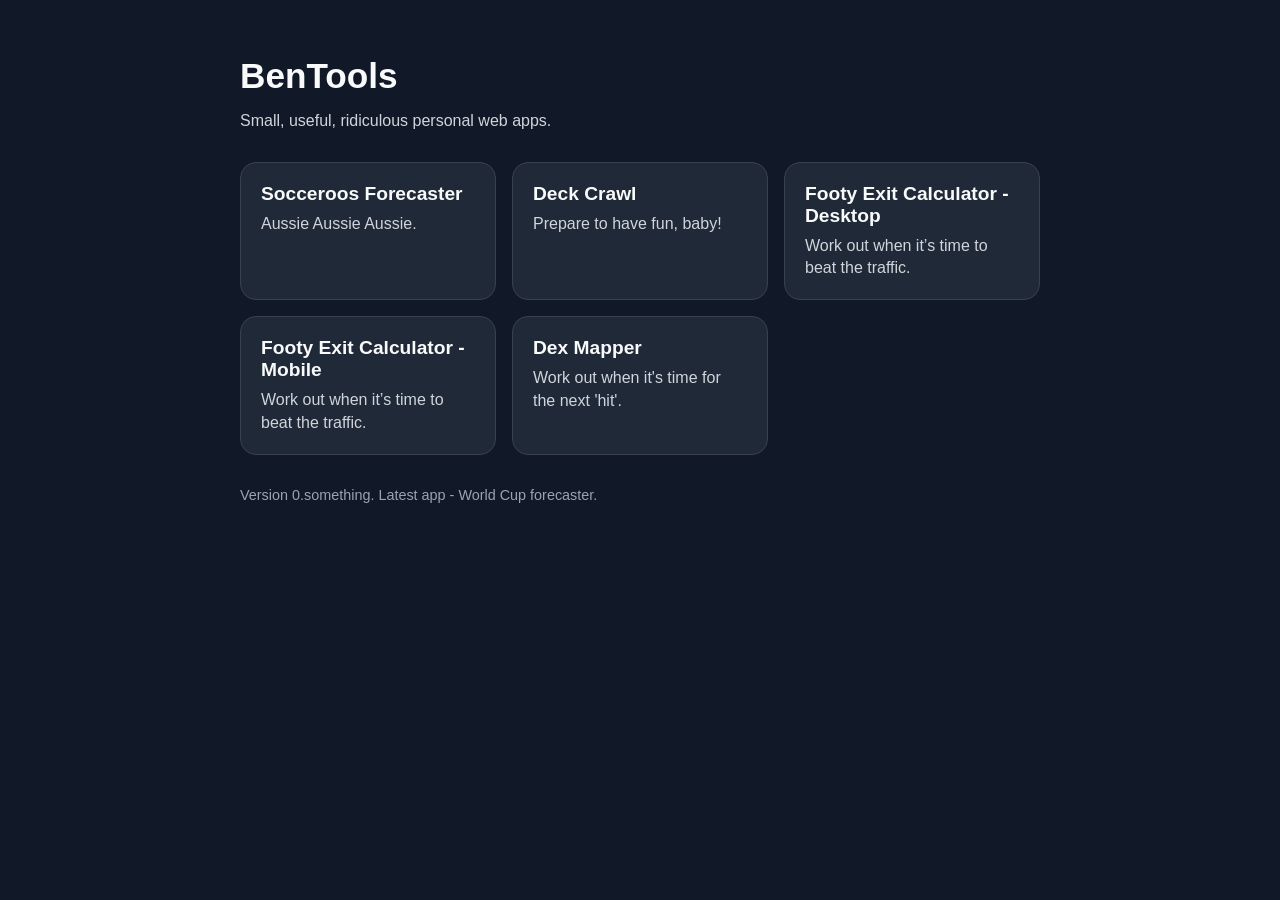
<file: index.html>
<!DOCTYPE html>
<html lang="en-AU">
<head>
  <meta charset="UTF-8">
  <meta name="viewport" content="width=device-width, initial-scale=1.0">
  <title>BenTools</title>
  <style>
    body {
      font-family: Arial, sans-serif;
      margin: 0;
      min-height: 100vh;
      background: #111827;
      color: #f9fafb;
      display: flex;
      justify-content: center;
      align-items: flex-start;
    }

    .container {
      width: 100%;
      max-width: 800px;
      padding: 32px 20px;
    }

    h1 {
      margin-bottom: 8px;
      font-size: 2.2rem;
    }

    .subtitle {
      color: #d1d5db;
      margin-bottom: 32px;
    }

    .app-grid {
      display: grid;
      grid-template-columns: repeat(auto-fit, minmax(220px, 1fr));
      gap: 16px;
    }

    .app-card {
      display: block;
      padding: 20px;
      border-radius: 16px;
      background: #1f2937;
      color: #f9fafb;
      text-decoration: none;
      border: 1px solid #374151;
      transition: transform 0.15s ease, background 0.15s ease;
    }

    .app-card:hover {
      transform: translateY(-2px);
      background: #273449;
    }

    .app-card h2 {
      margin: 0 0 8px 0;
      font-size: 1.2rem;
    }

    .app-card p {
      margin: 0;
      color: #d1d5db;
      line-height: 1.4;
    }

    .footer {
      margin-top: 32px;
      color: #9ca3af;
      font-size: 0.9rem;
    }
  </style>
</head>
<body>
  <main class="container">
    <h1>BenTools</h1>
    <p class="subtitle">Small, useful, ridiculous personal web apps.</p>

    <section class="app-grid">
      <a class="app-card" href="apps/socceroos-world-cup-2026/index.html">
        <h2>Socceroos Forecaster</h2>
        <p>Aussie Aussie Aussie.</p>
      </a>
      <a class="app-card" href="apps/deck-crawl-v1/index.html">
        <h2>Deck Crawl</h2>
        <p>Prepare to have fun, baby!</p>
      </a>
      <a class="app-card" href="apps/footy-exit-calculator.html">
        <h2>Footy Exit Calculator - Desktop</h2>
        <p>Work out when it’s time to beat the traffic.</p>
      </a>
      <a class="app-card" href="apps/footy-exit-calculator-mobile.html">
        <h2>Footy Exit Calculator - Mobile</h2>
        <p>Work out when it’s time to beat the traffic.</p>
      </a>
      <a class="app-card" href="apps/dex-mapper.html">
        <h2>Dex Mapper</h2>
        <p>Work out when it's time for the next 'hit'.</p>
      </a>    </section>

    <p class="footer">Version 0.something. Latest app - World Cup forecaster.</p>
  </main>
</body>
</html>
</file>
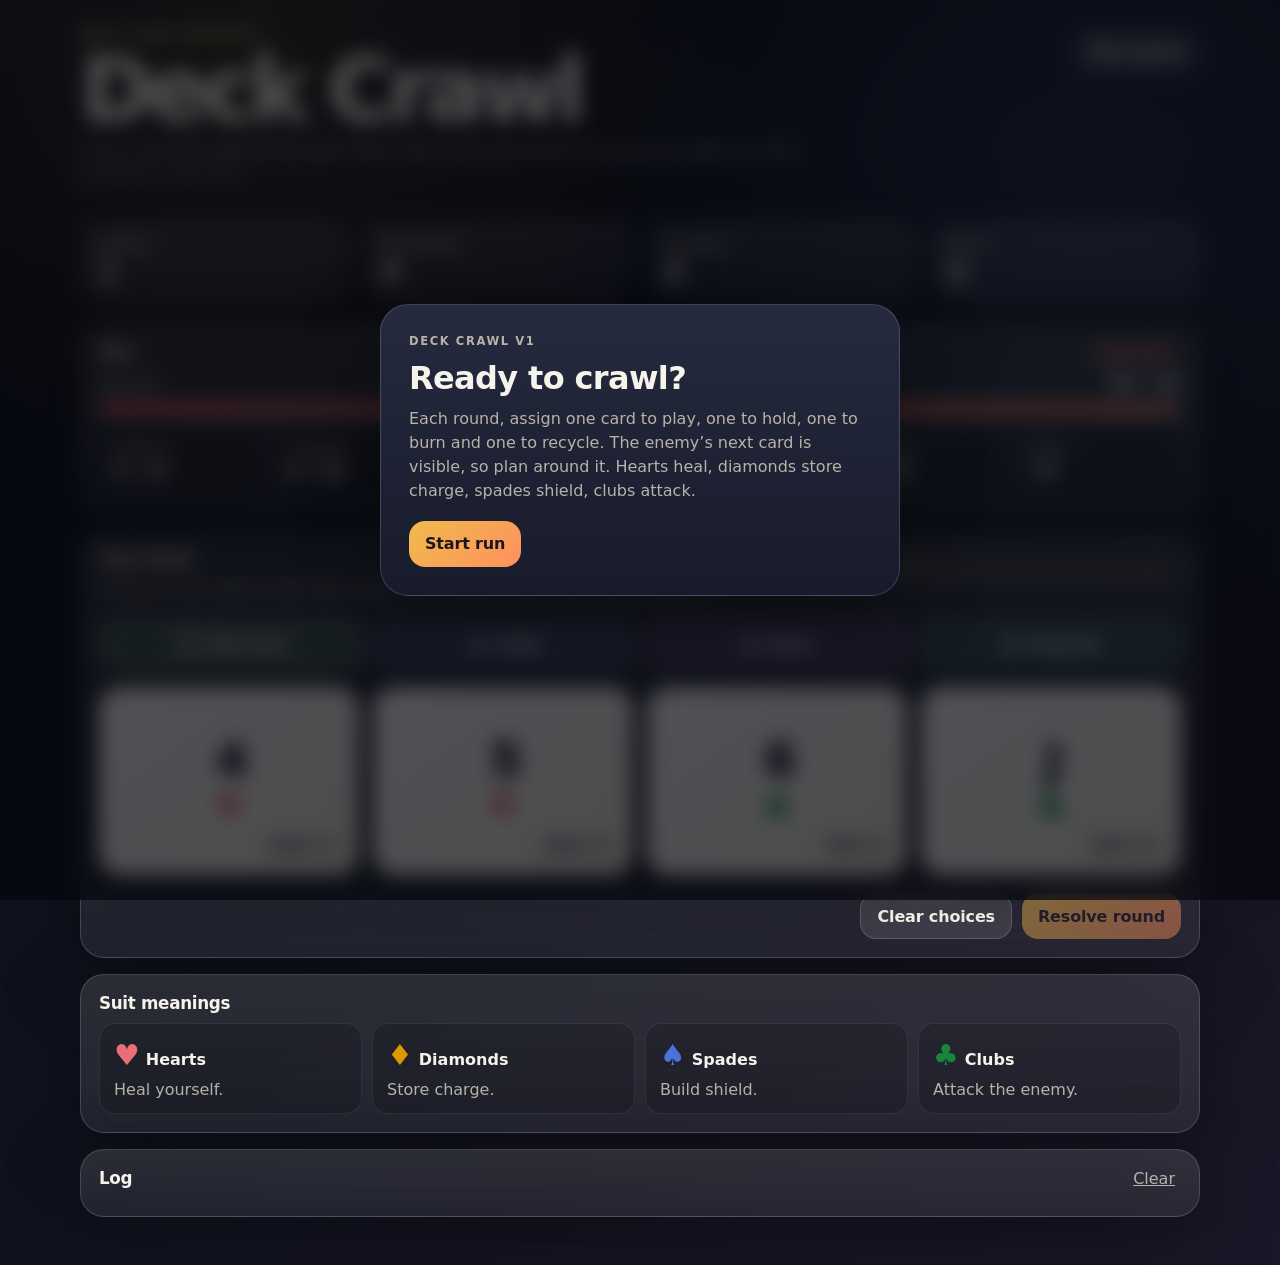
<file: apps/deck-crawl-v1/index.html>
<!DOCTYPE html>
<html lang="en-AU">
<head>
  <meta charset="UTF-8" />
  <meta name="viewport" content="width=device-width, initial-scale=1.0" />
  <title>Deck Crawl</title>
  <link rel="stylesheet" href="styles.css" />
</head>
<body>
  <main class="app-shell">
    <header class="hero">
      <div>
        <p class="eyebrow">Ben’s Shed presents</p>
        <h1>Deck Crawl</h1>
        <p class="subtitle">A tiny card duel against the deck. Play, hold, burn and recycle your way through as many enemies as you can.</p>
      </div>
      <button id="newGameTop" class="button secondary">New game</button>
    </header>

    <section class="score-strip" aria-label="Game progress">
      <div class="score-card">
        <span class="label">Enemy</span>
        <strong id="wave">1</strong>
      </div>
      <div class="score-card">
        <span class="label">Defeated</span>
        <strong id="defeated">0</strong>
      </div>
      <div class="score-card">
        <span class="label">Rounds</span>
        <strong id="rounds">0</strong>
      </div>
      <div class="score-card">
        <span class="label">Best</span>
        <strong id="best">0</strong>
      </div>
    </section>

    <section class="combatants" aria-label="Combatants">
      <article class="panel player-panel">
        <div class="panel-title-row">
          <h2>You</h2>
          <span class="pill">choices</span>
        </div>
        <div class="stat-row">
          <span>Health</span>
          <strong id="playerHealthText">30 / 30</strong>
        </div>
        <div class="bar"><div id="playerHealthBar" class="bar-fill health"></div></div>
        <div class="mini-stats">
          <div><span>Shield</span><strong id="playerShield">0</strong></div>
          <div><span>Charge</span><strong id="playerCharge">0</strong></div>
          <div><span>Deck</span><strong id="playerDeckCount">52</strong></div>
        </div>
      </article>

      <article class="panel enemy-panel">
        <div class="panel-title-row">
          <h2 id="enemyName">Enemy 1</h2>
          <span class="pill danger">pressure</span>
        </div>
        <div class="stat-row">
          <span>Health</span>
          <strong id="enemyHealthText">40 / 40</strong>
        </div>
        <div class="bar"><div id="enemyHealthBar" class="bar-fill enemy"></div></div>
        <div class="mini-stats">
          <div><span>Shield</span><strong id="enemyShield">0</strong></div>
          <div><span>Charge</span><strong id="enemyCharge">0</strong></div>
          <div><span>Next</span><strong id="enemyLast">—</strong></div>
        </div>
      </article>
    </section>

    <section class="table panel" aria-label="Current hand">
      <div class="panel-title-row table-title-row">
        <div>
          <h2>Your hand</h2>
          <p id="turnHint" class="hint">Assign each card once: play, hold, burn and recycle.</p>
        </div>
        <label class="boost-toggle" id="boostWrap">
          <input id="boostToggle" type="checkbox" />
          <span>Boost played card with all charge</span>
        </label>
      </div>

      <div class="actions choice-slots" aria-label="Choose what each card will do">
        <button class="action-button play" data-action="play"><span>1</span>Play now</button>
        <button class="action-button hold" data-action="hold"><span>2</span>Hold</button>
        <button class="action-button burn" data-action="burn"><span>3</span>Burn</button>
        <button class="action-button recycle" data-action="recycle"><span>4</span>Recycle</button>
      </div>

      <div id="cards" class="cards" aria-live="polite"></div>

      <div class="turn-controls">
        <button id="undo" class="button secondary">Clear choices</button>
        <button id="resolve" class="button primary" disabled>Resolve round</button>
      </div>
    </section>

    <section class="panel reference" aria-label="Rules reference">
      <h2>Suit meanings</h2>
      <div class="suit-grid">
        <div><span class="suit hearts">♥</span><strong>Hearts</strong><p>Heal yourself.</p></div>
        <div><span class="suit diamonds">♦</span><strong>Diamonds</strong><p>Store charge.</p></div>
        <div><span class="suit spades">♠</span><strong>Spades</strong><p>Build shield.</p></div>
        <div><span class="suit clubs">♣</span><strong>Clubs</strong><p>Attack the enemy.</p></div>
      </div>
    </section>

    <section class="panel log-panel" aria-label="Game log">
      <div class="panel-title-row">
        <h2>Log</h2>
        <button id="clearLog" class="text-button">Clear</button>
      </div>
      <ol id="log" class="log"></ol>
    </section>
  </main>

  <div id="modal" class="modal hidden" role="dialog" aria-modal="true" aria-labelledby="modalTitle">
    <div class="modal-card">
      <p id="modalKicker" class="eyebrow">Deck Crawl</p>
      <h2 id="modalTitle">Ready?</h2>
      <p id="modalText">Make your choices and survive the deck.</p>
      <div class="modal-actions">
        <button id="modalPrimary" class="button primary">Start</button>
        <button id="modalSecondary" class="button secondary hidden">Restart</button>
      </div>
    </div>
  </div>

  <script src="script.js"></script>
</body>
</html>
</file>
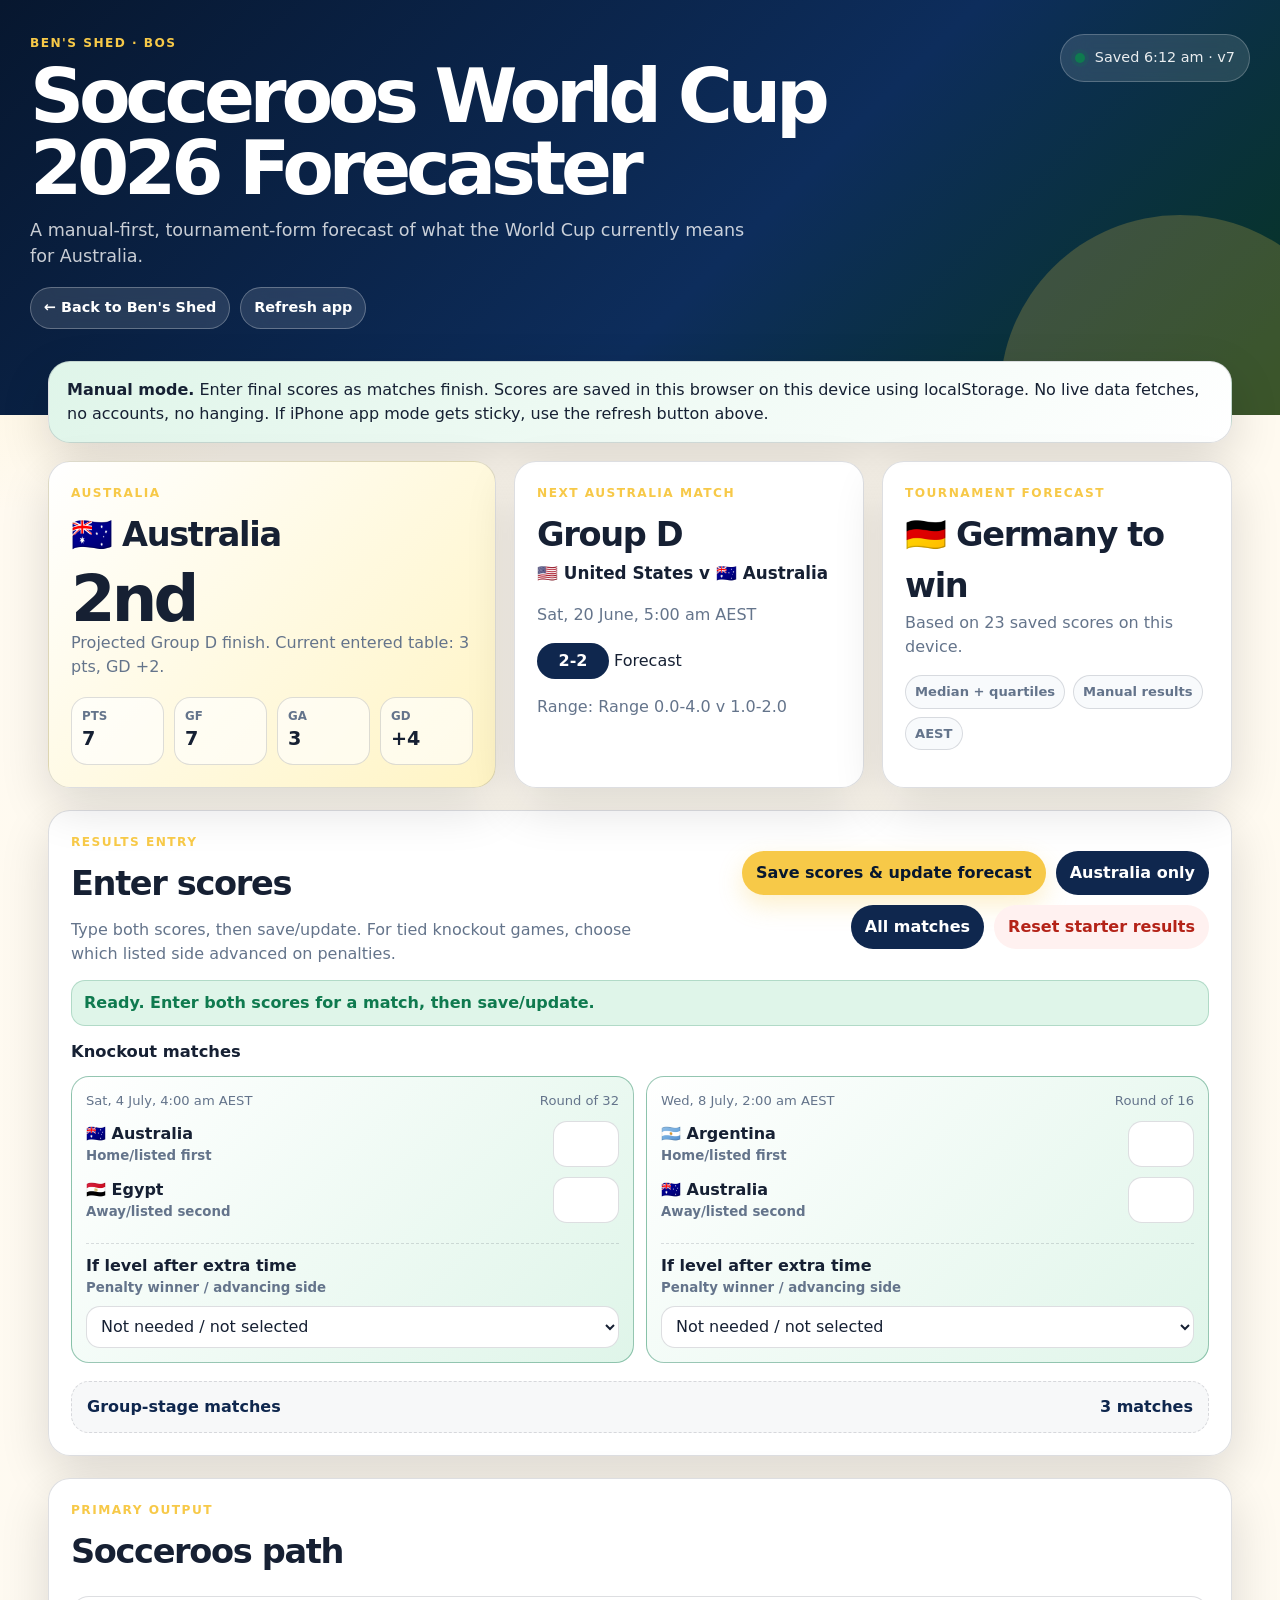
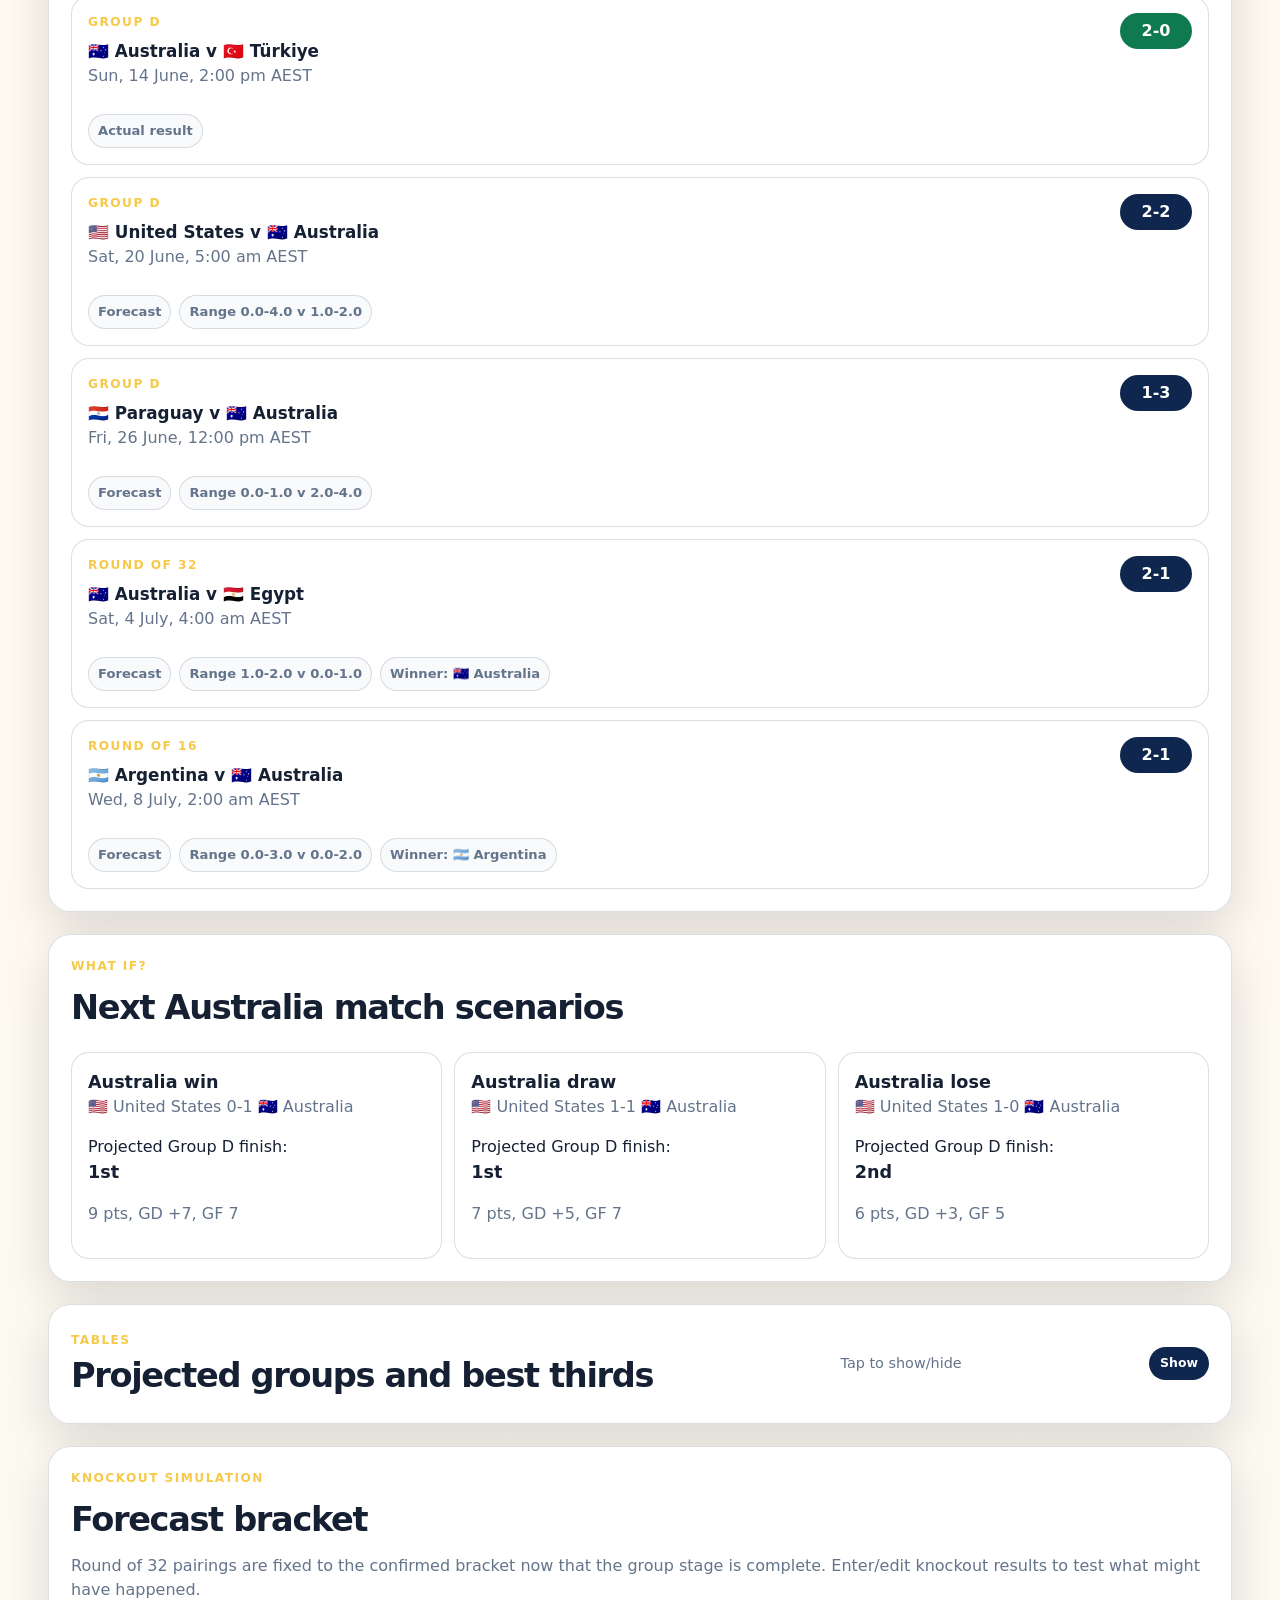
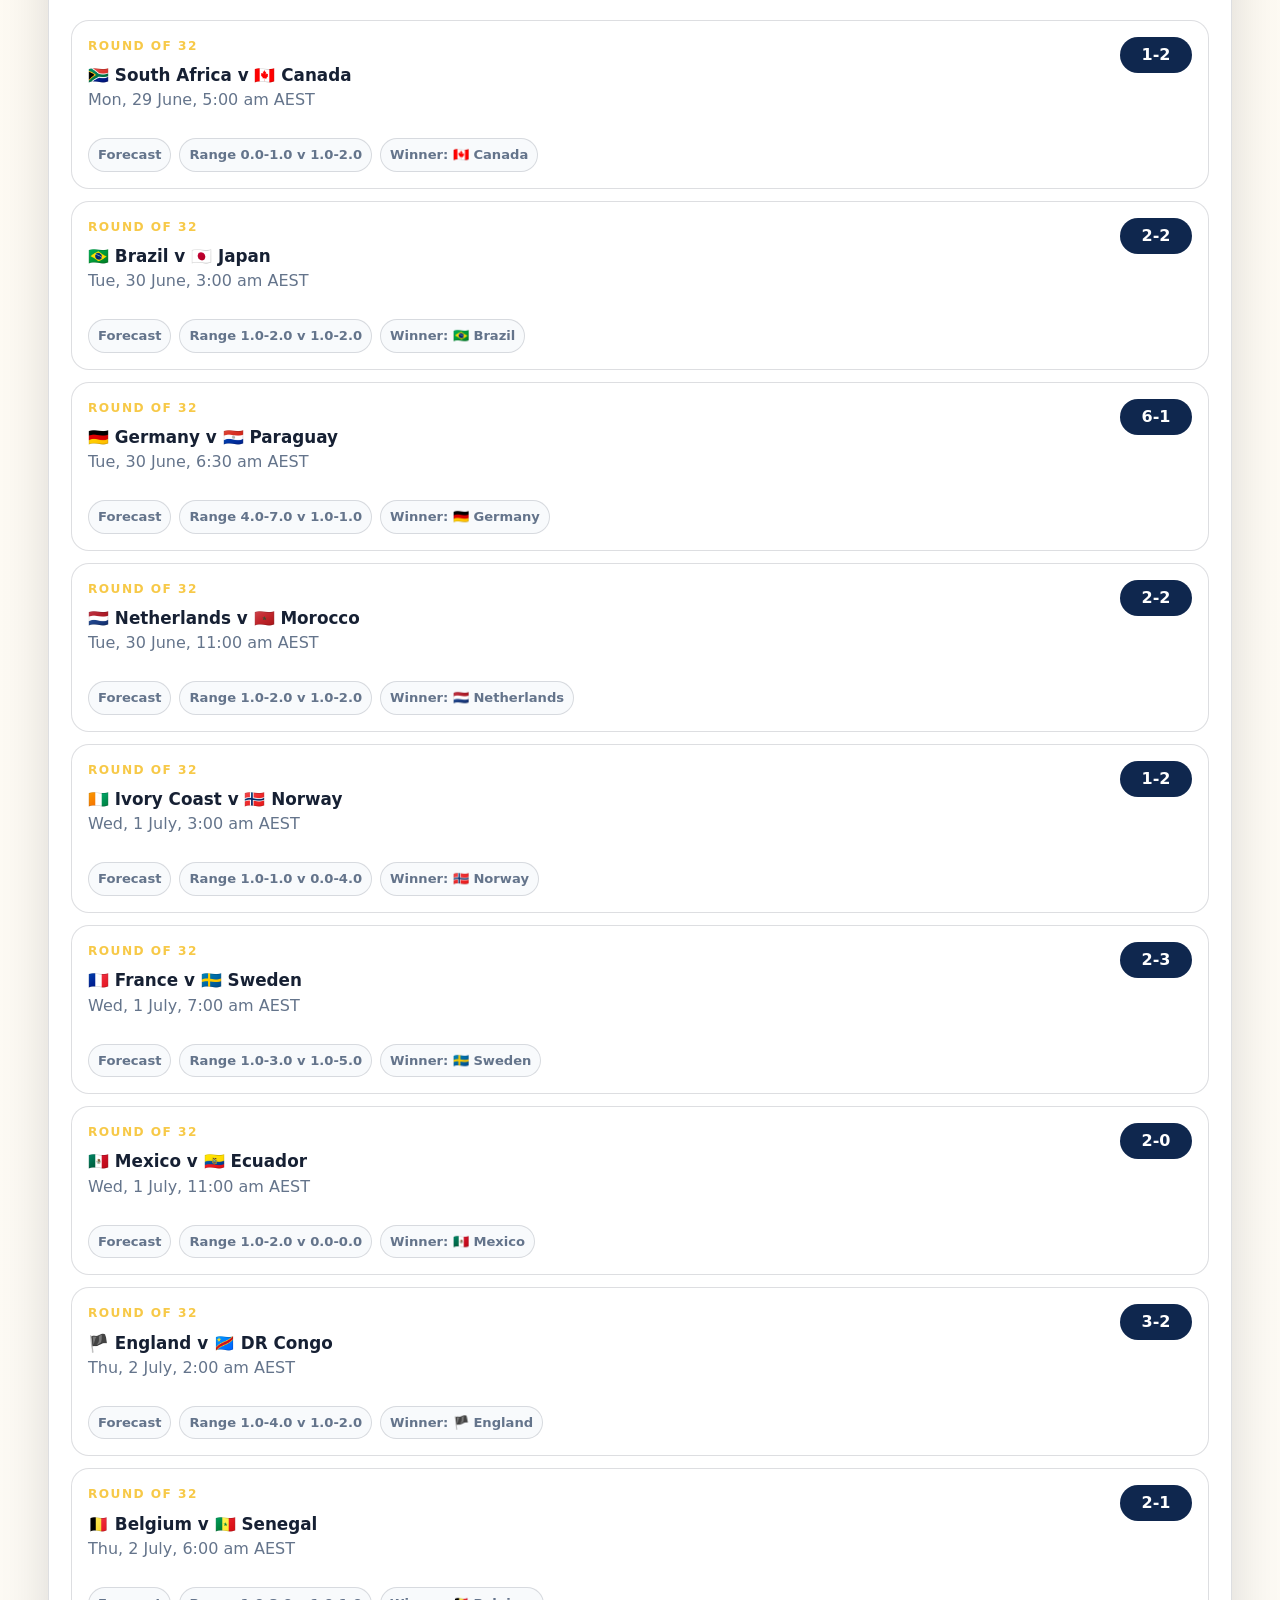
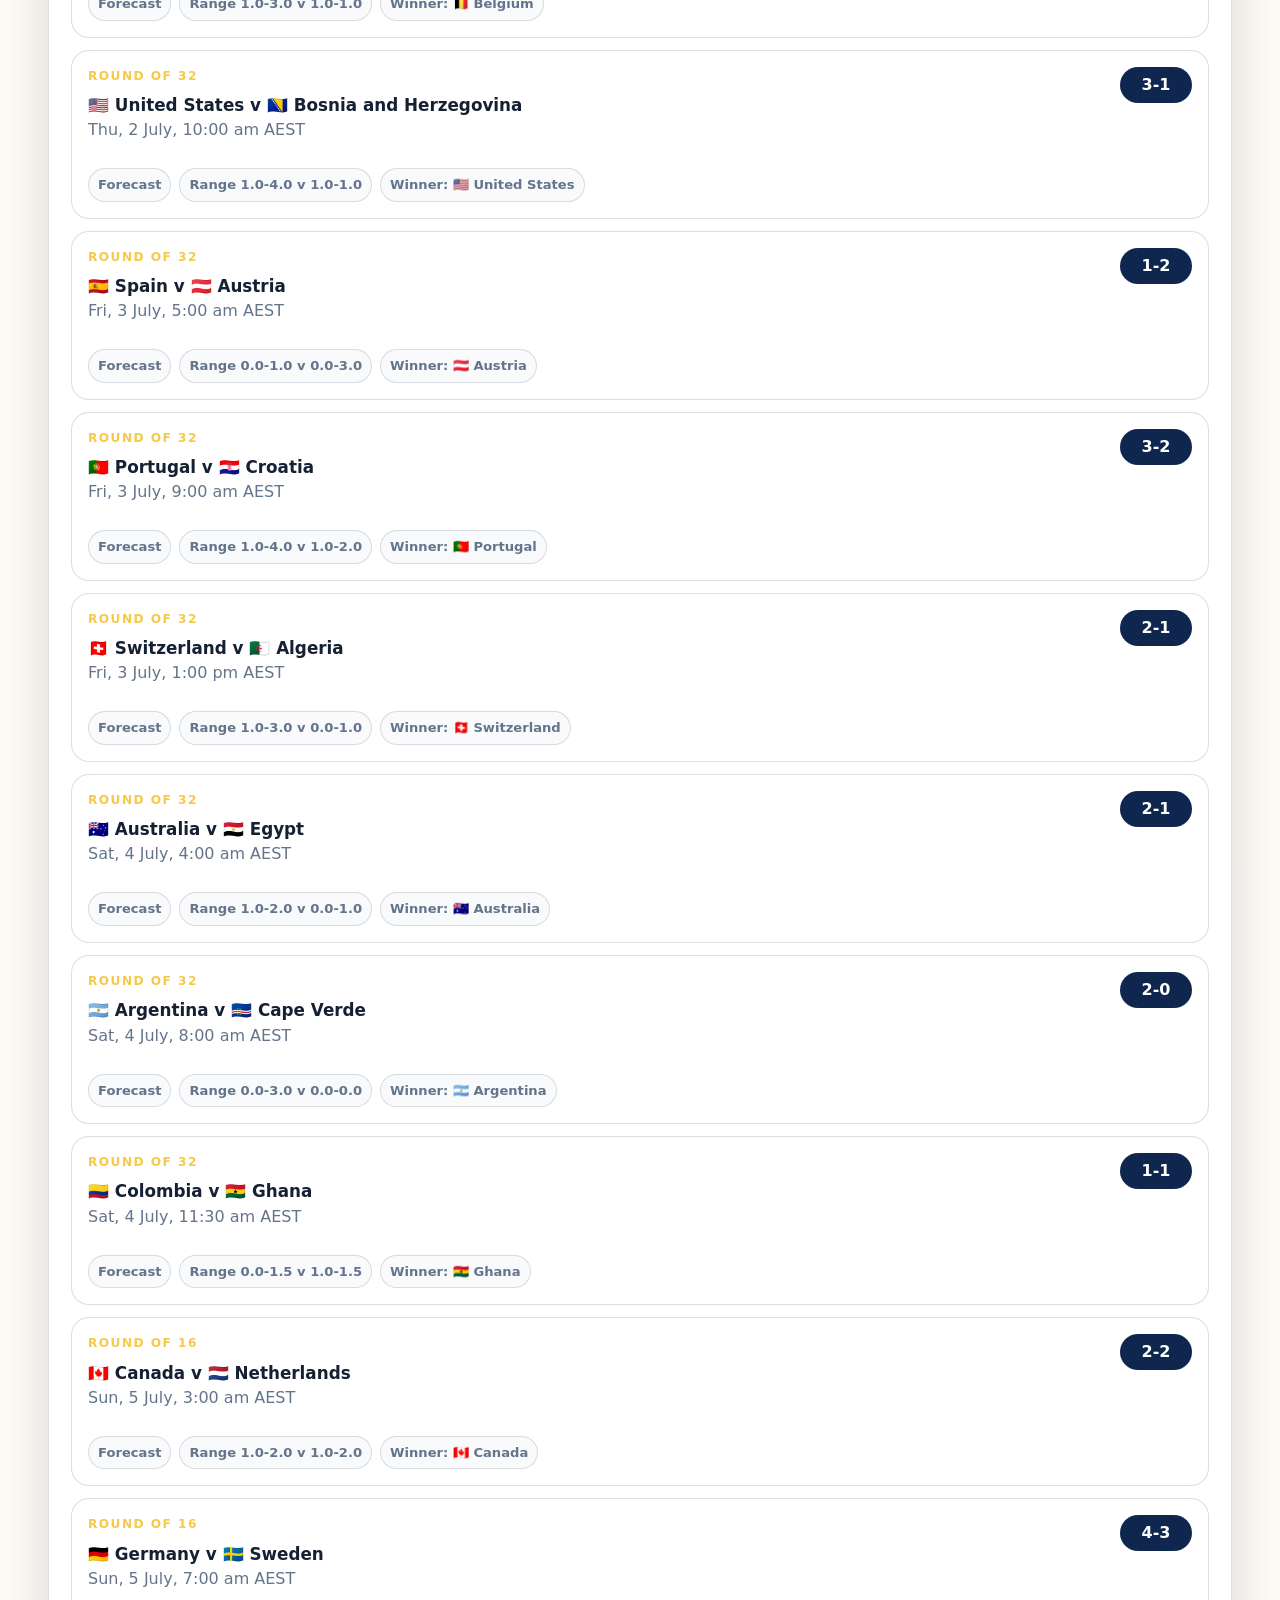
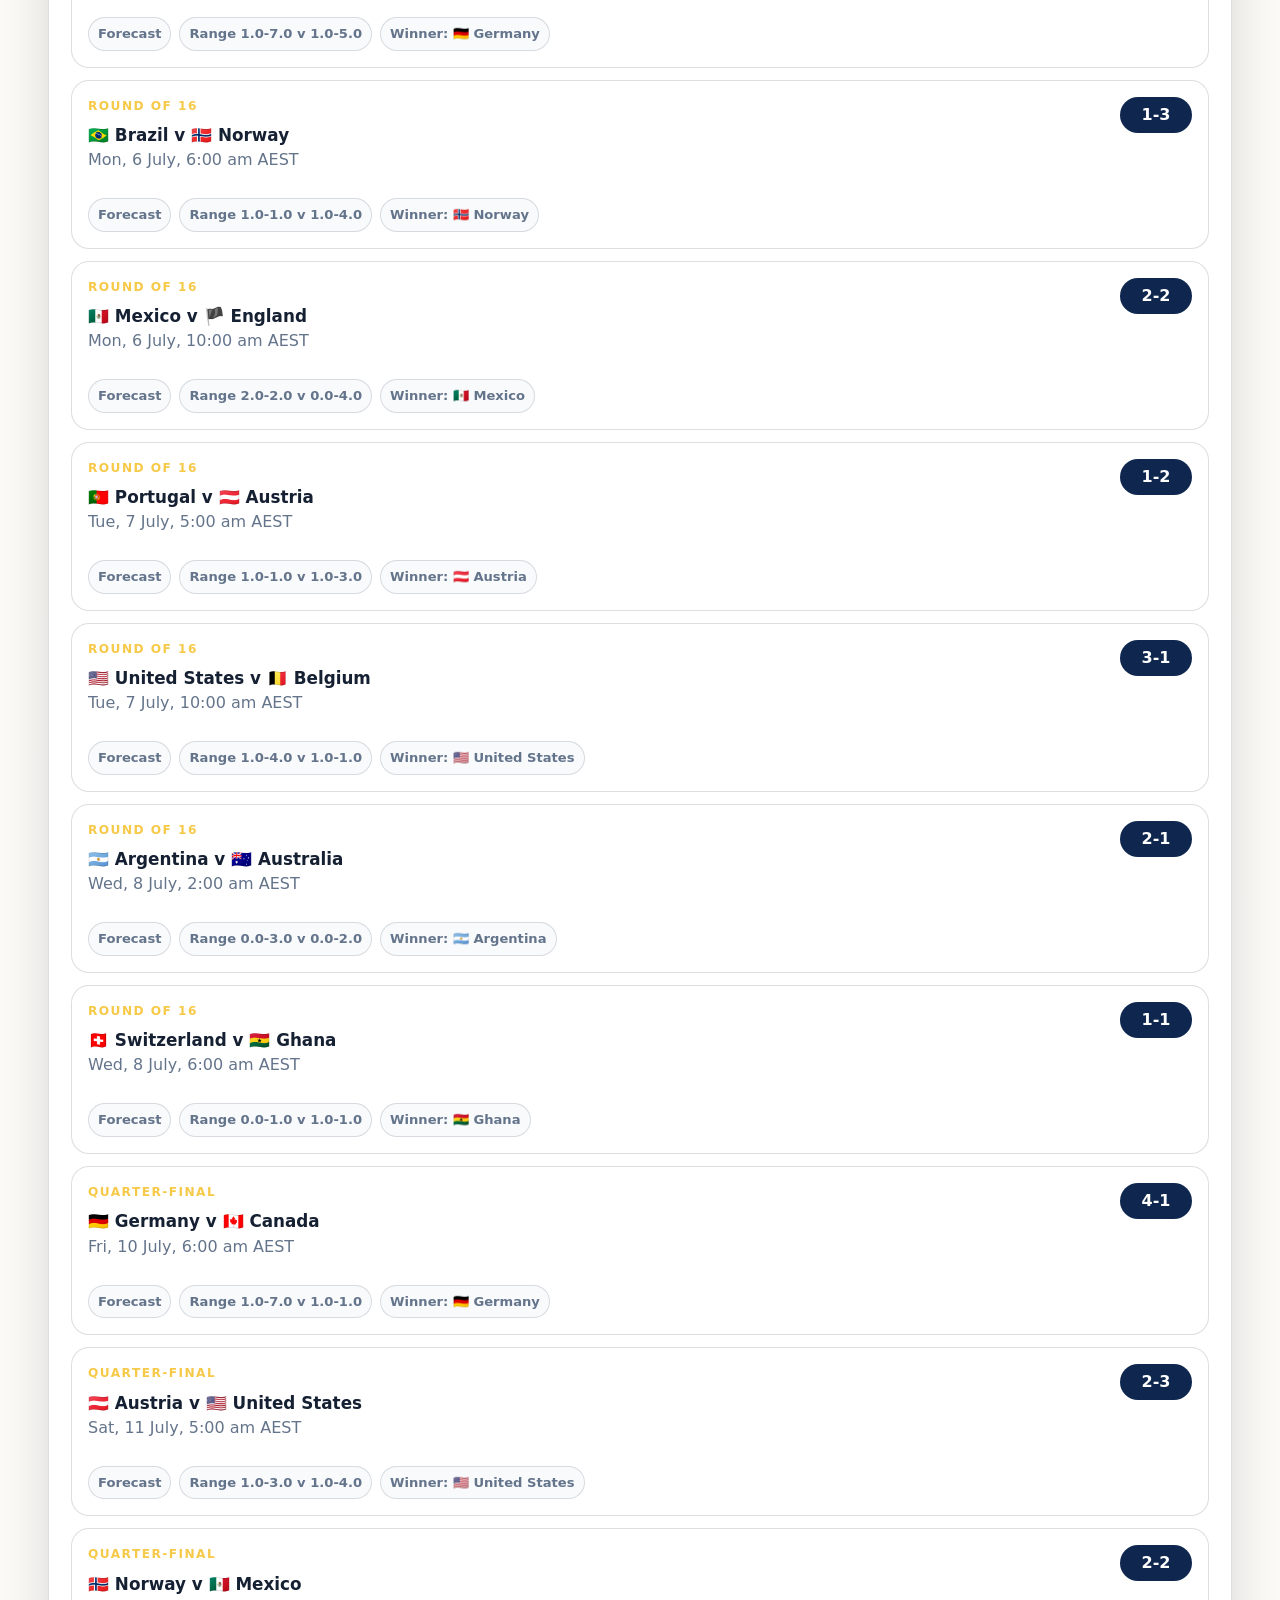
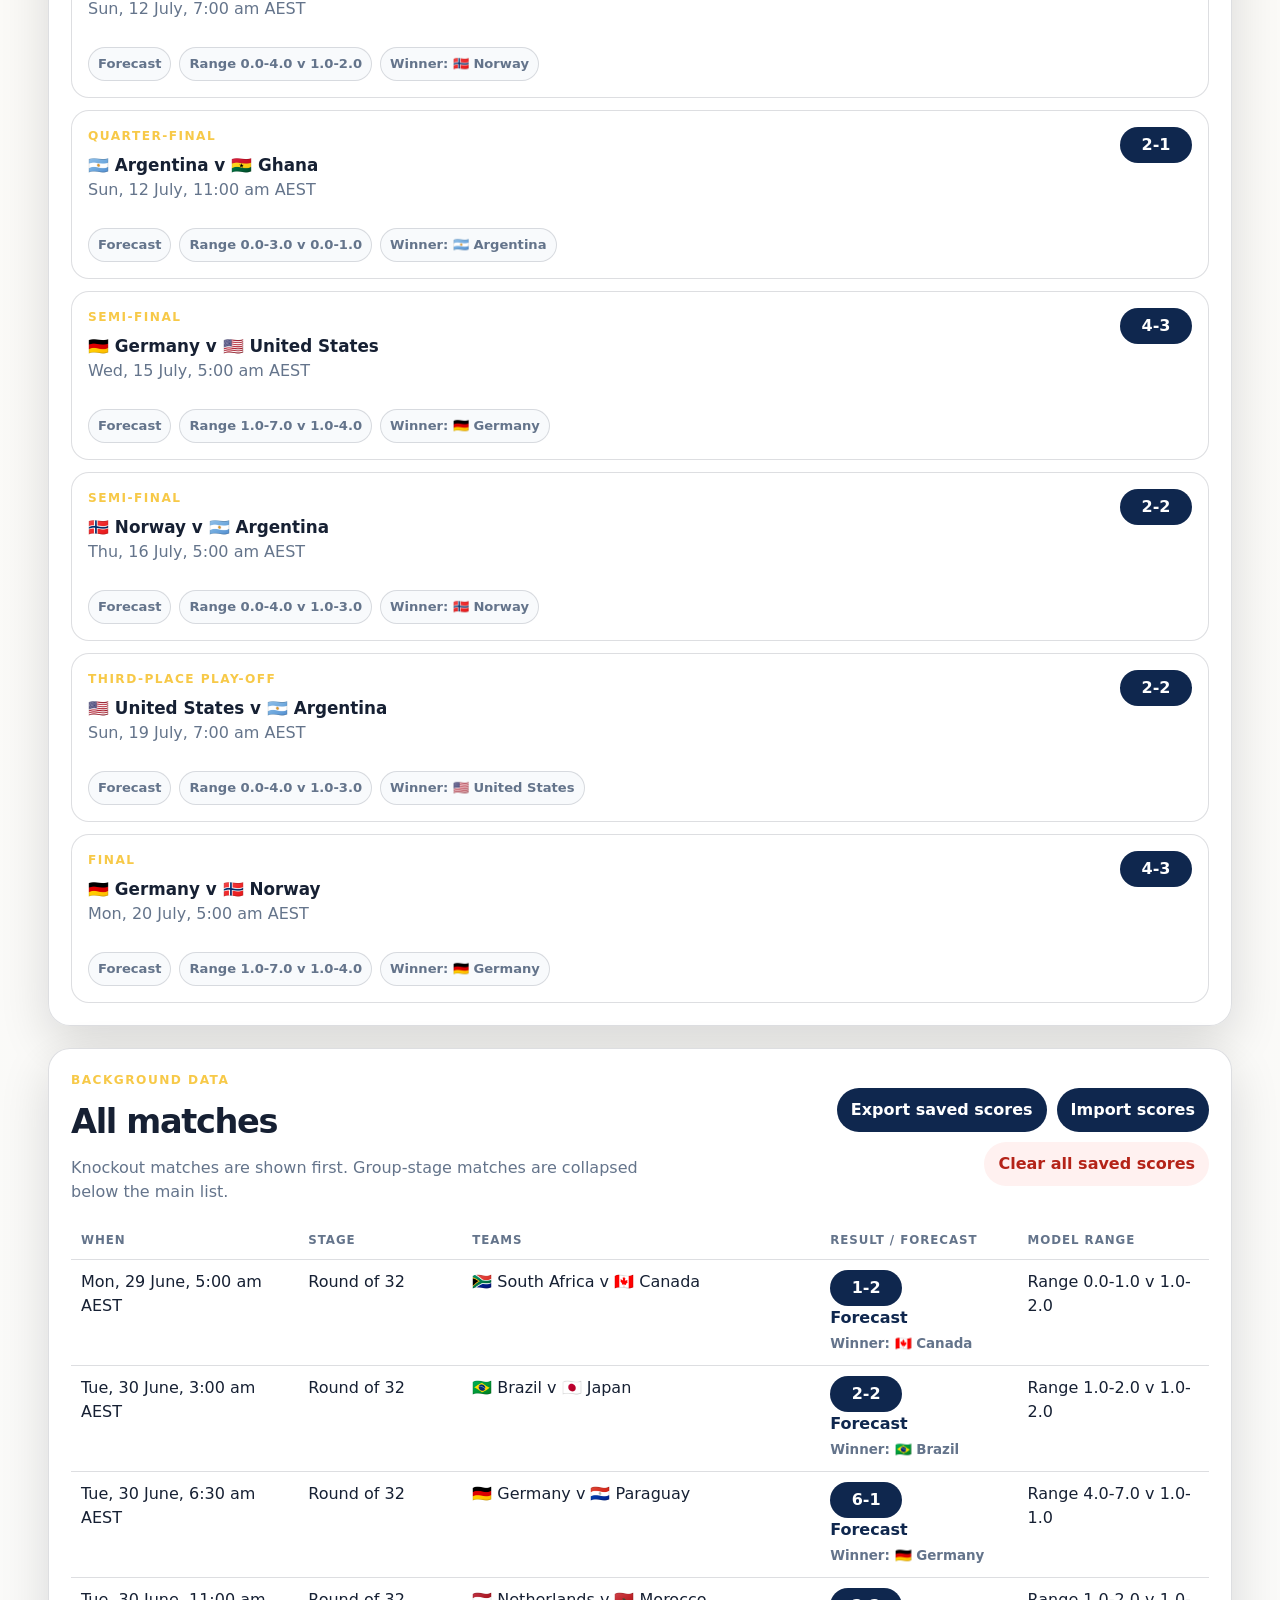
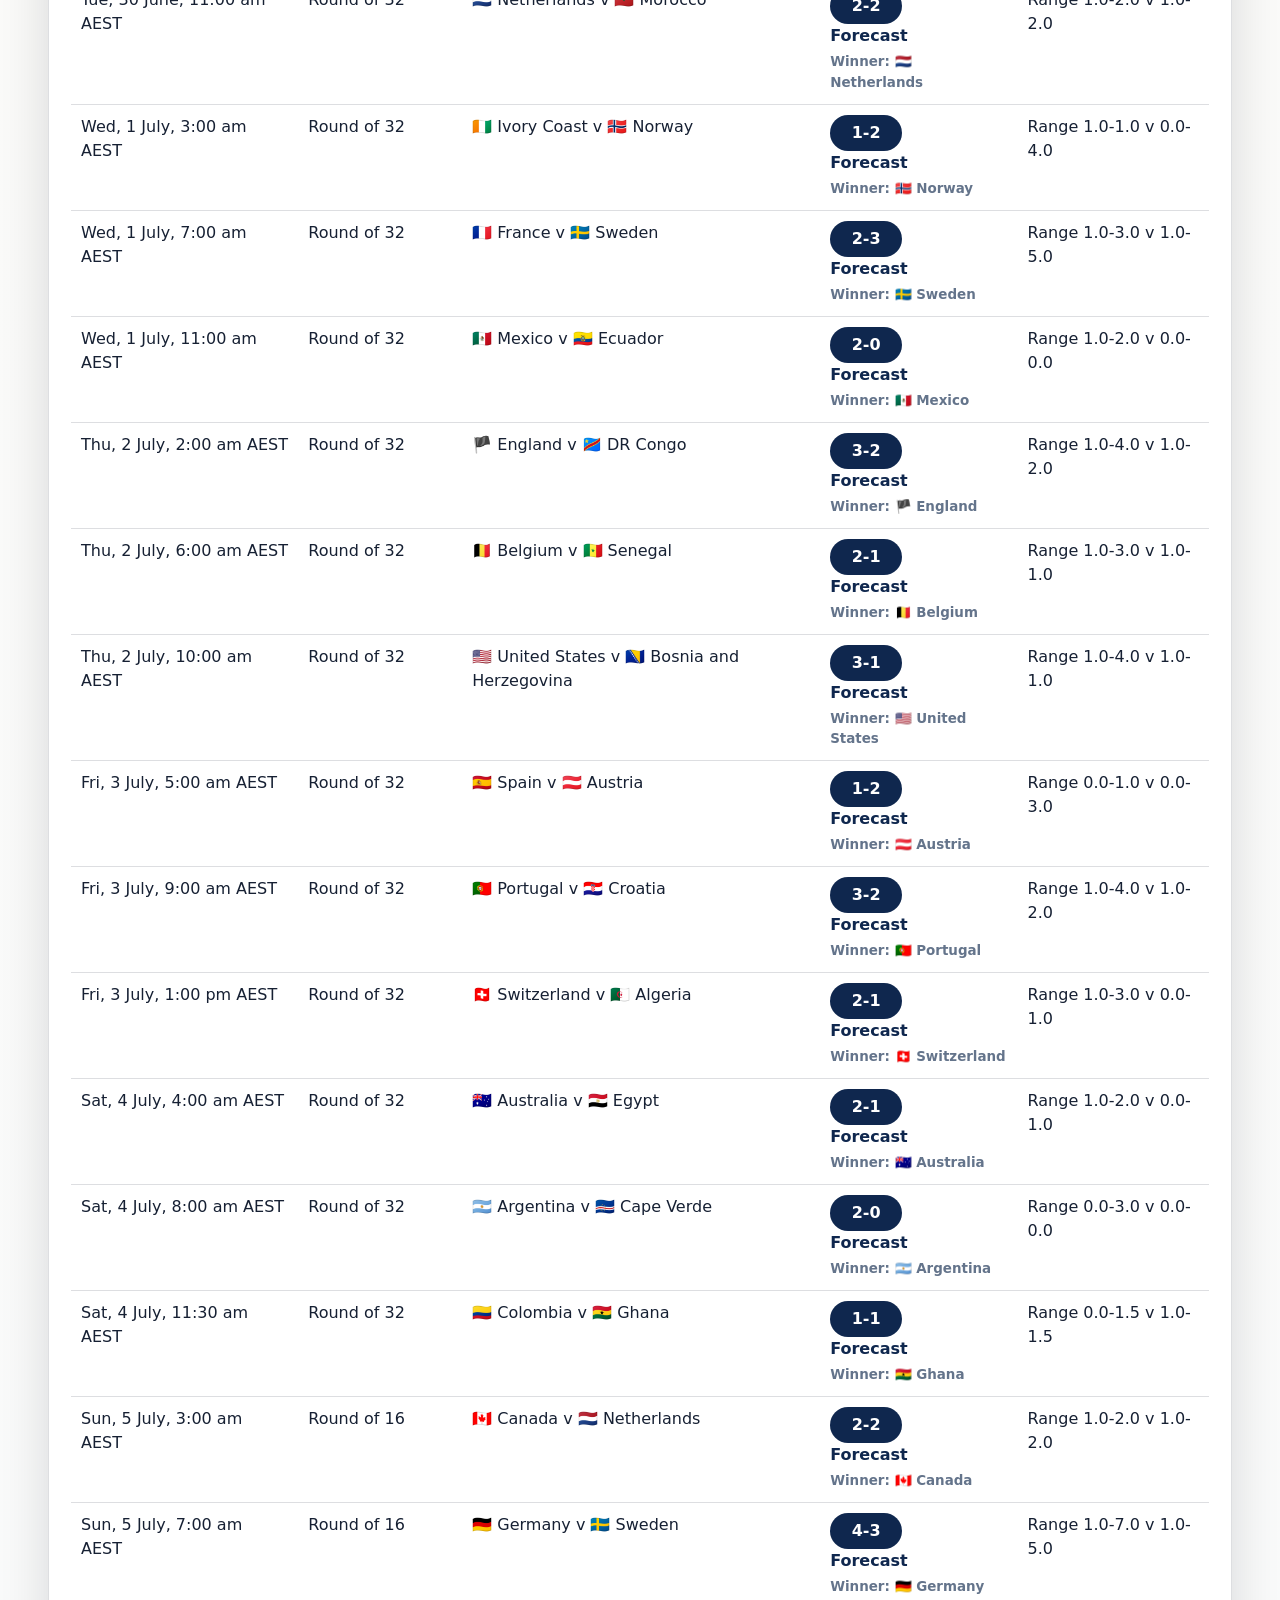
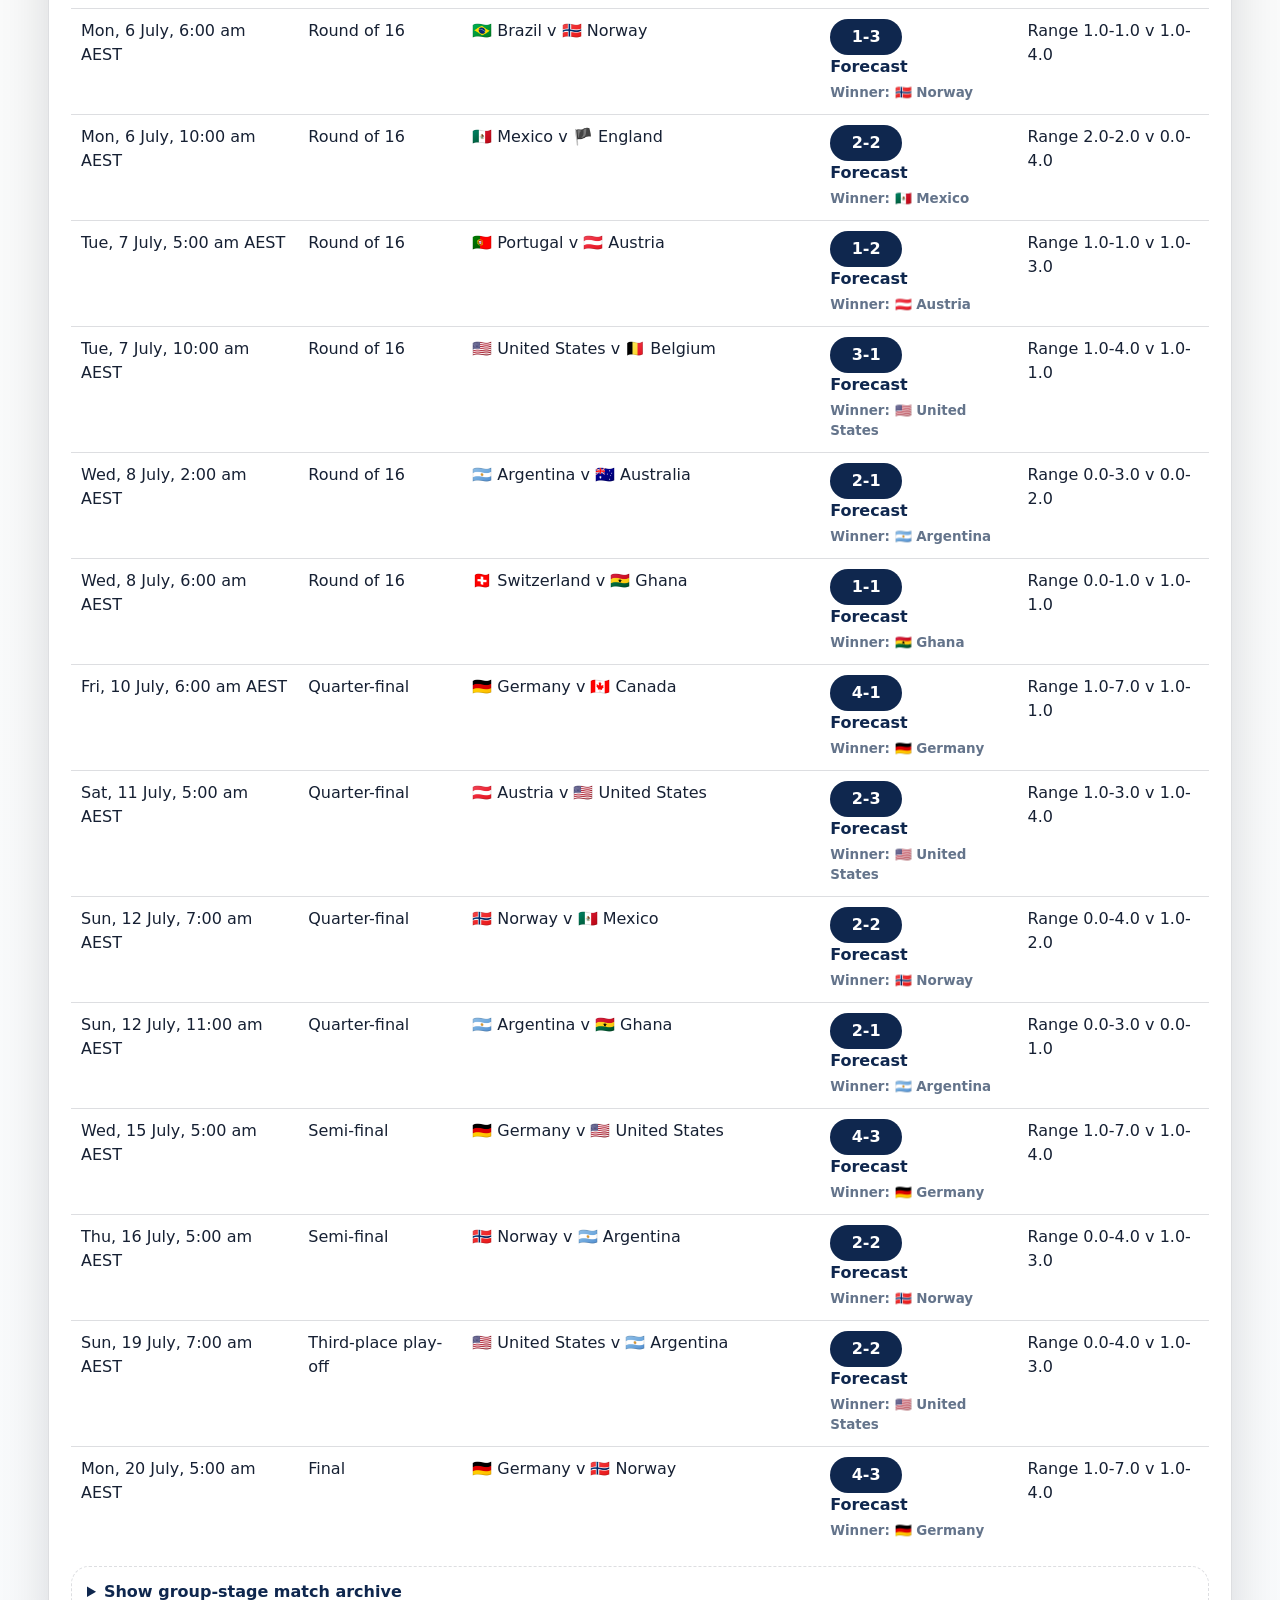
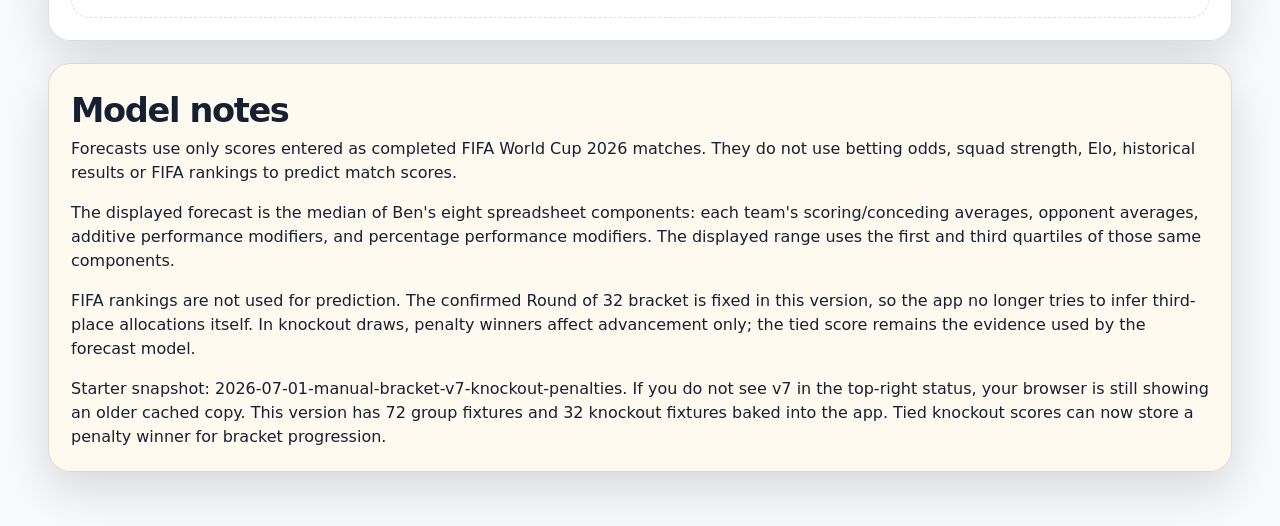
<file: apps/socceroos-world-cup-2026/index.html>
<!doctype html>
<html lang="en-AU">
<head>
  <meta charset="utf-8">
  <meta name="viewport" content="width=device-width, initial-scale=1">
  <title>Socceroos World Cup 2026 Forecaster | Ben's Shed</title>
  <meta name="description" content="A Ben's Shed Socceroos-first FIFA World Cup 2026 path forecaster using manually entered results saved on this device.">
  <meta http-equiv="Cache-Control" content="no-cache, no-store, must-revalidate">
  <meta http-equiv="Pragma" content="no-cache">
  <meta http-equiv="Expires" content="0">
  <link rel="stylesheet" href="style.css?v=20260702-v8">
</head>
<body>
  <header class="hero">
    <div class="hero__inner">
      <div>
        <p class="eyebrow">Ben's Shed · bOS</p>
        <h1>Socceroos World Cup 2026 Forecaster</h1>
        <p class="tagline">A manual-first, tournament-form forecast of what the World Cup currently means for Australia.</p>
        <nav class="bos-tools" aria-label="Ben's Shed app tools">
          <a class="bos-link" href="../../index.html">← Back to Ben's Shed</a>
          <button type="button" class="bos-link bos-link--button" id="refreshAppButton">Refresh app</button>
        </nav>
      </div>
      <div class="hero__status" id="saveStatus">
        <span class="status-dot"></span>
        Saved on this device · v8
      </div>
    </div>
  </header>

  <main class="app-shell">
    <section class="notice-panel" id="noticePanel">
      <strong>Manual mode.</strong> Enter final scores as matches finish. Scores are saved in this browser on this device using localStorage. No live data fetches, no accounts, no hanging. If iPhone app mode gets sticky, use the refresh button above.
    </section>

    <section class="dashboard-grid" aria-label="Socceroos summary">
      <article class="card card--feature" id="australiaCard"></article>
      <article class="card" id="nextMatchCard"></article>
      <article class="card" id="tournamentCard"></article>
    </section>

    <section class="section-block" id="entrySection">
      <div class="section-title section-title--with-actions">
        <div>
          <p class="eyebrow">Results entry</p>
          <h2>Enter scores</h2>
          <p class="section-subtitle">Type both scores, then save/update. For tied knockout games, choose which listed side advanced on penalties.</p>
        </div>
        <div class="button-row">
          <button type="button" class="primary-button" id="saveUpdateButton">Save scores & update forecast</button>
          <button type="button" class="secondary-button" id="showAustraliaOnly">Australia only</button>
          <button type="button" class="secondary-button" id="showAllGroupMatches">All matches</button>
          <button type="button" class="danger-button" id="resetStarter">Reset starter results</button>
        </div>
      </div>
      <p class="entry-status" id="entryStatus">Ready. Enter both scores for a match, then save/update.</p>
      <div class="entry-grid" id="scoreEntryGrid"></div>
    </section>

    <section class="section-block" id="pathSection">
      <div class="section-title">
        <div>
          <p class="eyebrow">Primary output</p>
          <h2>Socceroos path</h2>
        </div>
      </div>
      <div class="path-list" id="australiaPath"></div>
    </section>

    <section class="section-block" id="scenarioSection">
      <div class="section-title">
        <div>
          <p class="eyebrow">What if?</p>
          <h2>Next Australia match scenarios</h2>
        </div>
      </div>
      <div class="scenario-grid" id="scenarioGrid"></div>
    </section>

    <details class="section-block collapsible-section">
      <summary>
        <span>
          <span class="eyebrow">Tables</span>
          <span class="summary-title">Projected groups and best thirds</span>
        </span>
        <span class="summary-hint">Tap to show/hide</span>
      </summary>
      <div class="tabs" role="tablist" aria-label="Tables">
        <button class="tab-button active" data-tab="groups" type="button">Groups</button>
        <button class="tab-button" data-tab="thirds" type="button">Best thirds</button>
      </div>
      <div id="groupsTab" class="tab-panel"></div>
      <div id="thirdsTab" class="tab-panel hidden"></div>
    </details>

    <section class="section-block">
      <div class="section-title">
        <div>
          <p class="eyebrow">Knockout simulation</p>
          <h2>Forecast bracket</h2>
          <p class="section-subtitle">Round of 32 pairings are fixed to the confirmed bracket now that the group stage is complete. Enter/edit knockout results to test what might have happened.</p>
        </div>
      </div>
      <div class="bracket-list" id="bracketList"></div>
    </section>

    <section class="section-block">
      <div class="section-title section-title--with-actions">
        <div>
          <p class="eyebrow">Background data</p>
          <h2>All matches</h2>
          <p class="section-subtitle">Knockout matches are shown first. Group-stage matches are collapsed below the main list.</p>
        </div>
        <div class="button-row">
          <button type="button" id="exportButton" class="secondary-button">Export saved scores</button>
          <label class="secondary-button file-button" for="importFile">Import scores</label>
          <input type="file" id="importFile" accept="application/json,.json" hidden>
          <button type="button" id="clearButton" class="danger-button">Clear all saved scores</button>
        </div>
      </div>
      <div class="table-wrap">
        <table class="matches-table">
          <thead>
            <tr>
              <th>When</th>
              <th>Stage</th>
              <th>Teams</th>
              <th>Result / forecast</th>
              <th>Model range</th>
            </tr>
          </thead>
          <tbody id="matchesBody"></tbody>
        </table>
      </div>
      <details class="archive-details" id="groupArchive">
        <summary>Show group-stage match archive</summary>
        <div class="table-wrap">
          <table class="matches-table">
            <thead>
              <tr>
                <th>When</th>
                <th>Stage</th>
                <th>Teams</th>
                <th>Result / forecast</th>
                <th>Model range</th>
              </tr>
            </thead>
            <tbody id="groupMatchesBody"></tbody>
          </table>
        </div>
      </details>
    </section>

    <section class="section-block note-block">
      <h2>Model notes</h2>
      <p>Forecasts use only scores entered as completed FIFA World Cup 2026 matches. They do not use betting odds, squad strength, Elo, historical results or FIFA rankings to predict match scores.</p>
      <p>The displayed forecast is the median of Ben's eight spreadsheet components: each team's scoring/conceding averages, opponent averages, additive performance modifiers, and percentage performance modifiers. The displayed range uses the first and third quartiles of those same components.</p>
      <p>FIFA rankings are not used for prediction. The confirmed Round of 32 bracket is fixed in this version, so the app no longer tries to infer third-place allocations itself. In knockout draws, penalty winners affect advancement only; the tied score remains the evidence used by the forecast model.</p>
      <p id="dataSourceNote"></p>
    </section>
  </main>

  <template id="miniTableTemplate">
    <table class="mini-table">
      <thead>
        <tr>
          <th>#</th>
          <th>Team</th>
          <th>Pts</th>
          <th>GD</th>
          <th>GF</th>
          <th>GA</th>
        </tr>
      </thead>
      <tbody></tbody>
    </table>
  </template>

  <script src="app.js?v=20260702-v8"></script>
</body>
</html>
</file>
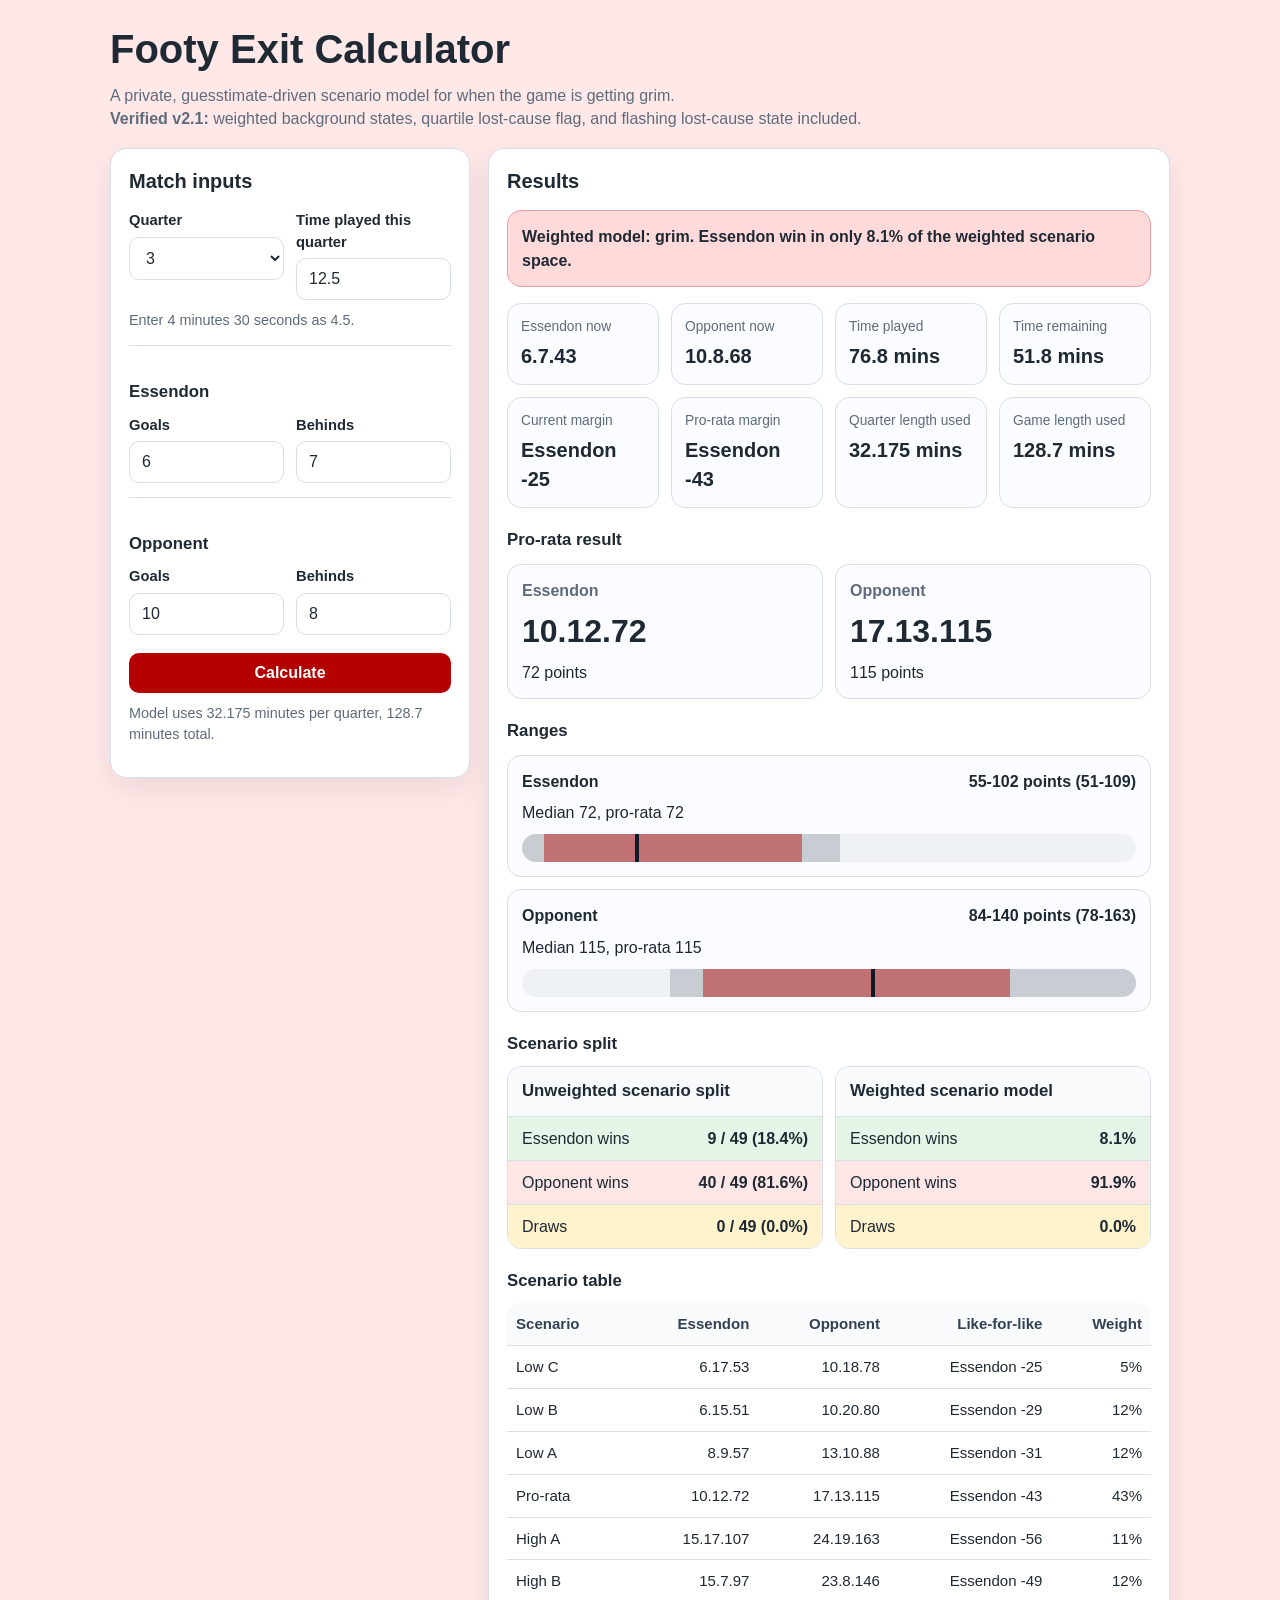
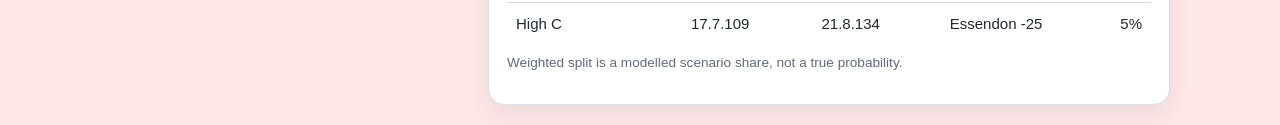
<file: footy-exit-calculator-v2-verified.html>
<!DOCTYPE html>
<html lang="en-AU">
<head>
  <meta charset="UTF-8" />
  <meta name="viewport" content="width=device-width, initial-scale=1.0" />
  <title>Footy Exit Calculator</title>
  <style>
    :root {
      --bg: #f6f7fb;
      --card: #ffffff;
      --text: #1f2933;
      --muted: #5f6b7a;
      --border: #d9dee7;
      --accent: #b40000;
      --accent-dark: #870000;
      --good: #e5f6e8;
      --bad: #fde6e6;
      --draw: #fff3cd;
      --shadow: 0 10px 30px rgba(15, 23, 42, 0.08);
    }

    * {
      box-sizing: border-box;
    }

    body {
      margin: 0;
      font-family: Arial, Helvetica, sans-serif;
      background: var(--bg);
      color: var(--text);
      line-height: 1.45;
      transition: background-color 0.4s ease;
    }

    body.chance-strong {
      background: #e8f6ed;
    }

    body.chance-live {
      background: #f4f7fb;
    }

    body.chance-danger {
      background: #fff4d6;
    }

    body.chance-grim {
      background: #ffe8e8;
    }

    body.lost-cause {
      background: #ffd1d1;
    }

    body.lost-cause.flashing {
      animation: lostCauseFlash 1.1s infinite;
    }

    @keyframes lostCauseFlash {
      0%, 100% { background-color: #ffd1d1; }
      50% { background-color: #fff1f1; }
    }

    .page {
      width: min(1100px, 100%);
      margin: 0 auto;
      padding: 20px;
    }

    header {
      margin-bottom: 18px;
    }

    h1 {
      margin: 0 0 6px;
      font-size: clamp(1.7rem, 4vw, 2.5rem);
    }

    .subtitle {
      margin: 0;
      color: var(--muted);
    }

    .layout {
      display: grid;
      grid-template-columns: 360px 1fr;
      gap: 18px;
      align-items: start;
    }

    .card {
      background: var(--card);
      border: 1px solid var(--border);
      border-radius: 16px;
      box-shadow: var(--shadow);
      padding: 18px;
    }

    .input-card {
      position: sticky;
      top: 16px;
    }

    h2 {
      margin: 0 0 14px;
      font-size: 1.25rem;
    }

    h3 {
      margin: 20px 0 10px;
      font-size: 1.05rem;
    }

    .grid-2 {
      display: grid;
      grid-template-columns: 1fr 1fr;
      gap: 12px;
    }

    label {
      display: block;
      font-weight: 700;
      font-size: 0.92rem;
      margin-bottom: 5px;
    }

    input,
    select,
    button {
      width: 100%;
      border: 1px solid var(--border);
      border-radius: 10px;
      padding: 11px 12px;
      font-size: 1rem;
      background: #fff;
      color: var(--text);
    }

    input:focus,
    select:focus {
      outline: 3px solid rgba(180, 0, 0, 0.15);
      border-color: var(--accent);
    }

    button {
      margin-top: 18px;
      border: none;
      background: var(--accent);
      color: white;
      font-weight: 800;
      cursor: pointer;
    }

    button:hover {
      background: var(--accent-dark);
    }

    .hint {
      margin-top: 10px;
      color: var(--muted);
      font-size: 0.9rem;
    }

    .score-block {
      margin-top: 14px;
      padding-top: 14px;
      border-top: 1px solid var(--border);
    }

    .summary-grid {
      display: grid;
      grid-template-columns: repeat(4, minmax(0, 1fr));
      gap: 12px;
    }

    .metric {
      border: 1px solid var(--border);
      border-radius: 14px;
      padding: 13px;
      background: #fbfcff;
    }

    .metric .label {
      color: var(--muted);
      font-size: 0.86rem;
      margin-bottom: 5px;
    }

    .metric .value {
      font-size: 1.25rem;
      font-weight: 800;
    }

    .pro-rata {
      display: grid;
      grid-template-columns: 1fr 1fr;
      gap: 12px;
      margin-top: 12px;
    }

    .team-result {
      border: 1px solid var(--border);
      border-radius: 14px;
      padding: 14px;
      background: #fbfcff;
    }

    .team-name {
      color: var(--muted);
      font-weight: 700;
    }

    .big-score {
      font-size: 2rem;
      font-weight: 900;
      margin: 6px 0;
    }

    .range-card {
      margin-top: 12px;
      border: 1px solid var(--border);
      border-radius: 14px;
      padding: 14px;
      background: #fbfcff;
    }

    .range-title {
      display: flex;
      justify-content: space-between;
      gap: 8px;
      font-weight: 800;
      margin-bottom: 8px;
    }

    .bar-wrap {
      position: relative;
      height: 28px;
      background: #eef1f6;
      border-radius: 999px;
      overflow: hidden;
      margin-top: 10px;
    }

    .bar-extreme,
    .bar-quartile {
      position: absolute;
      top: 0;
      height: 100%;
    }

    .bar-extreme {
      background: rgba(31, 41, 51, 0.18);
    }

    .bar-quartile {
      background: rgba(180, 0, 0, 0.45);
    }

    .bar-pro-rata {
      position: absolute;
      top: 0;
      width: 4px;
      height: 100%;
      background: #111827;
      transform: translateX(-2px);
    }

    .split-grid {
      display: grid;
      grid-template-columns: 1fr 1fr;
      gap: 12px;
    }

    .split-box {
      border: 1px solid var(--border);
      border-radius: 14px;
      overflow: hidden;
      background: #fbfcff;
    }

    .split-box h3 {
      margin: 0;
      padding: 12px 14px;
      border-bottom: 1px solid var(--border);
      background: #f8fafc;
    }

    .split-row {
      display: grid;
      grid-template-columns: 1fr auto;
      gap: 12px;
      padding: 10px 14px;
      border-bottom: 1px solid var(--border);
    }

    .split-row:last-child {
      border-bottom: none;
    }

    .win {
      background: var(--good);
    }

    .loss {
      background: var(--bad);
    }

    .draw {
      background: var(--draw);
    }

    table {
      width: 100%;
      border-collapse: collapse;
      margin-top: 10px;
      overflow: hidden;
      border-radius: 12px;
      font-size: 0.94rem;
    }

    th,
    td {
      border-bottom: 1px solid var(--border);
      padding: 10px 9px;
      text-align: right;
      vertical-align: top;
    }

    th:first-child,
    td:first-child {
      text-align: left;
    }

    th {
      background: #f8fafc;
      color: #344054;
    }

    tr:last-child td {
      border-bottom: none;
    }

    .status-banner {
      margin: 0 0 16px;
      border-radius: 14px;
      border: 1px solid var(--border);
      padding: 14px;
      font-weight: 800;
    }

    .status-banner.strong {
      background: #dff3e6;
      border-color: #9dd8ad;
    }

    .status-banner.live {
      background: #eef3fb;
      border-color: #cdd8ea;
    }

    .status-banner.danger {
      background: #fff0c2;
      border-color: #e8c767;
    }

    .status-banner.grim,
    .status-banner.lost {
      background: #ffdada;
      border-color: #e8a0a0;
    }

    .result-note {
      color: var(--muted);
      font-size: 0.85rem;
      margin-top: 8px;
    }

    .hidden {
      display: none;
    }

    .error {
      background: #fff3cd;
      border: 1px solid #f6d365;
      border-radius: 14px;
      padding: 14px;
      font-weight: 700;
    }

    @media (max-width: 900px) {
      .layout {
        grid-template-columns: 1fr;
      }

      .input-card {
        position: static;
      }

      .summary-grid,
      .pro-rata,
      .split-grid {
        grid-template-columns: 1fr;
      }
    }

    @media (max-width: 560px) {
      .page {
        padding: 14px;
      }

      .grid-2 {
        grid-template-columns: 1fr;
      }

      table {
        font-size: 0.86rem;
      }

      th,
      td {
        padding: 8px 6px;
      }
    }
  </style>
</head>
<body>
  <div class="page">
    <header>
      <h1>Footy Exit Calculator</h1>
      <p class="subtitle">A private, guesstimate-driven scenario model for when the game is getting grim.</p>
      <p class="subtitle"><strong>Verified v2.1:</strong> weighted background states, quartile lost-cause flag, and flashing lost-cause state included.</p>
    </header>

    <main class="layout">
      <section class="card input-card">
        <h2>Match inputs</h2>

        <div class="grid-2">
          <div>
            <label for="quarter">Quarter</label>
            <select id="quarter">
              <option value="1">1</option>
              <option value="2">2</option>
              <option value="3" selected>3</option>
              <option value="4">4</option>
            </select>
          </div>

          <div>
            <label for="timePlayedQuarter">Time played this quarter</label>
            <input id="timePlayedQuarter" type="number" min="0" step="0.1" value="12.5" />
          </div>
        </div>

        <p class="hint">Enter 4 minutes 30 seconds as 4.5.</p>

        <div class="score-block">
          <h3>Essendon</h3>
          <div class="grid-2">
            <div>
              <label for="essGoals">Goals</label>
              <input id="essGoals" type="number" min="0" step="1" value="6" />
            </div>
            <div>
              <label for="essBehinds">Behinds</label>
              <input id="essBehinds" type="number" min="0" step="1" value="7" />
            </div>
          </div>
        </div>

        <div class="score-block">
          <h3>Opponent</h3>
          <div class="grid-2">
            <div>
              <label for="oppGoals">Goals</label>
              <input id="oppGoals" type="number" min="0" step="1" value="10" />
            </div>
            <div>
              <label for="oppBehinds">Behinds</label>
              <input id="oppBehinds" type="number" min="0" step="1" value="8" />
            </div>
          </div>
        </div>

        <button id="calculateBtn" type="button">Calculate</button>
        <p class="hint">Model uses 32.175 minutes per quarter, 128.7 minutes total.</p>
      </section>

      <section>
        <div id="errorBox" class="error hidden"></div>

        <section id="results" class="card hidden">
          <h2>Results</h2>
          <div id="statusBanner" class="status-banner hidden"></div>

          <div class="summary-grid" id="currentState"></div>

          <h3>Pro-rata result</h3>
          <div class="pro-rata" id="proRataResult"></div>

          <h3>Ranges</h3>
          <div id="rangeResults"></div>

          <h3>Scenario split</h3>
          <div class="split-grid" id="splitResults"></div>

          <h3>Scenario table</h3>
          <div id="scenarioTable"></div>
          <p class="result-note">Weighted split is a modelled scenario share, not a true probability.</p>
        </section>
      </section>
    </main>
  </div>

  <script>
    const QUARTER_LENGTH = 32.175;
    const GAME_LENGTH = QUARTER_LENGTH * 4;

    const WEIGHTS = {
      lowC: 0.05,
      lowB: 0.12,
      lowA: 0.12,
      proRata: 0.43,
      highA: 0.11,
      highB: 0.12,
      highC: 0.05
    };

    const SCENARIOS = [
      { key: "lowC", label: "Low C", type: "low" },
      { key: "lowB", label: "Low B", type: "low" },
      { key: "lowA", label: "Low A", type: "low" },
      { key: "proRata", label: "Pro-rata", type: "pro" },
      { key: "highA", label: "High A", type: "high" },
      { key: "highB", label: "High B", type: "high" },
      { key: "highC", label: "High C", type: "high" }
    ];

    const ids = [
      "quarter",
      "timePlayedQuarter",
      "essGoals",
      "essBehinds",
      "oppGoals",
      "oppBehinds"
    ];

    ids.forEach(id => {
      document.getElementById(id).addEventListener("input", calculate);
      document.getElementById(id).addEventListener("change", calculate);
    });
    document.getElementById("calculateBtn").addEventListener("click", calculate);

    function num(id) {
      return Number(document.getElementById(id).value);
    }

    function score(goals, behinds) {
      return goals * 6 + behinds;
    }

    function formatScore(result) {
      return `${result.goals}.${result.behinds}.${result.points}`;
    }

    function roundByType(value, type) {
      if (type === "low") return Math.floor(value);
      if (type === "high") return Math.ceil(value);
      return Math.round(value);
    }

    function makeResult(goals, behinds, type) {
      const roundedGoals = roundByType(goals, type);
      const roundedBehinds = roundByType(behinds, type);
      return {
        goals: roundedGoals,
        behinds: roundedBehinds,
        points: score(roundedGoals, roundedBehinds)
      };
    }

    function calculateTeamScenarios(team, match, minutesPlayed, minutesRemaining) {
      const teamGoalRate = team.goals / minutesPlayed;
      const teamBehindRate = team.behinds / minutesPlayed;
      const totalGoalRate = match.totalGoals / minutesPlayed;
      const totalBehindRate = match.totalBehinds / minutesPlayed;

      const teamRemainingGoals = teamGoalRate * minutesRemaining;
      const teamRemainingBehinds = teamBehindRate * minutesRemaining;
      const totalRemainingGoals = totalGoalRate * minutesRemaining;
      const totalRemainingBehinds = totalBehindRate * minutesRemaining;

      return {
        lowC: makeResult(team.goals, team.behinds + totalRemainingBehinds, "low"),
        lowB: makeResult(team.goals, team.behinds + teamRemainingGoals + teamRemainingBehinds, "low"),
        lowA: makeResult(team.goals + teamRemainingGoals / 2, team.behinds + teamRemainingBehinds / 2, "low"),
        proRata: makeResult(team.goals + teamRemainingGoals, team.behinds + teamRemainingBehinds, "pro"),
        highA: makeResult(team.goals + teamRemainingGoals * 2, team.behinds + teamRemainingBehinds * 2, "high"),
        highB: makeResult(team.goals + teamRemainingGoals + teamRemainingBehinds, team.behinds, "high"),
        highC: makeResult(team.goals + totalRemainingGoals, team.behinds, "high")
      };
    }

    function ordinalSortedPoints(results) {
      return SCENARIOS.map(s => results[s.key].points).sort((a, b) => a - b);
    }

    function summariseRange(results) {
      const values = ordinalSortedPoints(results);
      return {
        min: values[0],
        lowerQuartile: (values[1] + values[2]) / 2,
        median: values[3],
        upperQuartile: (values[4] + values[5]) / 2,
        max: values[6]
      };
    }

    function marginText(essPoints, oppPoints) {
      const margin = essPoints - oppPoints;
      if (margin > 0) return `Essendon +${margin}`;
      if (margin < 0) return `Essendon ${margin}`;
      return "Draw";
    }

    function splitScenarios(essResults, oppResults) {
      let essWins = 0;
      let oppWins = 0;
      let draws = 0;
      let weightedEssWins = 0;
      let weightedOppWins = 0;
      let weightedDraws = 0;

      for (const essScenario of SCENARIOS) {
        for (const oppScenario of SCENARIOS) {
          const essPoints = essResults[essScenario.key].points;
          const oppPoints = oppResults[oppScenario.key].points;
          const combinedWeight = WEIGHTS[essScenario.key] * WEIGHTS[oppScenario.key];

          if (essPoints > oppPoints) {
            essWins += 1;
            weightedEssWins += combinedWeight;
          } else if (essPoints < oppPoints) {
            oppWins += 1;
            weightedOppWins += combinedWeight;
          } else {
            draws += 1;
            weightedDraws += combinedWeight;
          }
        }
      }

      return {
        essWins,
        oppWins,
        draws,
        weightedEssWins,
        weightedOppWins,
        weightedDraws
      };
    }

    function pct(value) {
      return `${(value * 100).toFixed(1)}%`;
    }

    function pctCount(count) {
      return `${((count / 49) * 100).toFixed(1)}%`;
    }

    function metric(label, value) {
      return `<div class="metric"><div class="label">${label}</div><div class="value">${value}</div></div>`;
    }

    function renderTeamResult(name, result) {
      return `<div class="team-result"><div class="team-name">${name}</div><div class="big-score">${formatScore(result)}</div><div>${result.points} points</div></div>`;
    }

    function rangeBar(range, proRataPoints, globalMin, globalMax) {
      const spread = Math.max(globalMax - globalMin, 1);
      const pctPos = value => ((value - globalMin) / spread) * 100;
      const extremeLeft = pctPos(range.min);
      const extremeWidth = pctPos(range.max) - extremeLeft;
      const quartileLeft = pctPos(range.lowerQuartile);
      const quartileWidth = pctPos(range.upperQuartile) - quartileLeft;
      const proLeft = pctPos(proRataPoints);

      return `
        <div class="bar-wrap" aria-hidden="true">
          <div class="bar-extreme" style="left:${extremeLeft}%; width:${extremeWidth}%;"></div>
          <div class="bar-quartile" style="left:${quartileLeft}%; width:${quartileWidth}%;"></div>
          <div class="bar-pro-rata" style="left:${proLeft}%;"></div>
        </div>
      `;
    }

    function renderRange(name, range, proRataPoints, globalMin, globalMax) {
      return `
        <div class="range-card">
          <div class="range-title"><span>${name}</span><span>${Math.round(range.lowerQuartile)}-${Math.round(range.upperQuartile)} points (${range.min}-${range.max})</span></div>
          <div>Median ${range.median}, pro-rata ${proRataPoints}</div>
          ${rangeBar(range, proRataPoints, globalMin, globalMax)}
        </div>
      `;
    }

    function renderSplit(split) {
      return `
        <div class="split-box">
          <h3>Unweighted scenario split</h3>
          <div class="split-row win"><span>Essendon wins</span><strong>${split.essWins} / 49 (${pctCount(split.essWins)})</strong></div>
          <div class="split-row loss"><span>Opponent wins</span><strong>${split.oppWins} / 49 (${pctCount(split.oppWins)})</strong></div>
          <div class="split-row draw"><span>Draws</span><strong>${split.draws} / 49 (${pctCount(split.draws)})</strong></div>
        </div>
        <div class="split-box">
          <h3>Weighted scenario model</h3>
          <div class="split-row win"><span>Essendon wins</span><strong>${pct(split.weightedEssWins)}</strong></div>
          <div class="split-row loss"><span>Opponent wins</span><strong>${pct(split.weightedOppWins)}</strong></div>
          <div class="split-row draw"><span>Draws</span><strong>${pct(split.weightedDraws)}</strong></div>
        </div>
      `;
    }

    function renderScenarioTable(essResults, oppResults) {
      const rows = SCENARIOS.map(s => {
        const ess = essResults[s.key];
        const opp = oppResults[s.key];
        return `
          <tr>
            <td>${s.label}</td>
            <td>${formatScore(ess)}</td>
            <td>${formatScore(opp)}</td>
            <td>${marginText(ess.points, opp.points)}</td>
            <td>${(WEIGHTS[s.key] * 100).toFixed(0)}%</td>
          </tr>
        `;
      }).join("");

      return `
        <table>
          <thead>
            <tr>
              <th>Scenario</th>
              <th>Essendon</th>
              <th>Opponent</th>
              <th>Like-for-like</th>
              <th>Weight</th>
            </tr>
          </thead>
          <tbody>${rows}</tbody>
        </table>
      `;
    }


    function getChanceStatus(split, essRange, oppRange) {
      const essWeighted = split.weightedEssWins;
      const lostCause = oppRange.lowerQuartile > essRange.upperQuartile;

      if (lostCause) {
        return {
          key: "lost",
          bodyClass: "lost-cause flashing",
          message: `Quartile flag: opponent likely range starts above Essendon's likely range. Opponent ${Math.round(oppRange.lowerQuartile)}+ vs Essendon up to ${Math.round(essRange.upperQuartile)}.`
        };
      }

      if (essWeighted >= 0.55) {
        return {
          key: "strong",
          bodyClass: "chance-strong",
          message: `Weighted model: Essendon are ahead in ${pct(essWeighted)} of the weighted scenario space.`
        };
      }

      if (essWeighted >= 0.30) {
        return {
          key: "live",
          bodyClass: "chance-live",
          message: `Weighted model: Essendon remain live in ${pct(essWeighted)} of the weighted scenario space.`
        };
      }

      if (essWeighted >= 0.12) {
        return {
          key: "danger",
          bodyClass: "chance-danger",
          message: `Weighted model: danger zone. Essendon win in ${pct(essWeighted)} of the weighted scenario space.`
        };
      }

      return {
        key: "grim",
        bodyClass: "chance-grim",
        message: `Weighted model: grim. Essendon win in only ${pct(essWeighted)} of the weighted scenario space.`
      };
    }

    function applyChanceStatus(status) {
      document.body.classList.remove("chance-strong", "chance-live", "chance-danger", "chance-grim", "lost-cause", "flashing");
      status.bodyClass.split(" ").forEach(className => document.body.classList.add(className));

      const banner = document.getElementById("statusBanner");
      banner.className = `status-banner ${status.key}`;
      banner.textContent = status.message;
      banner.classList.remove("hidden");
    }

    function calculate() {
      const errorBox = document.getElementById("errorBox");
      const resultsBox = document.getElementById("results");
      errorBox.classList.add("hidden");

      const quarter = num("quarter");
      const timePlayedQuarter = num("timePlayedQuarter");
      const ess = {
        goals: num("essGoals"),
        behinds: num("essBehinds")
      };
      const opp = {
        goals: num("oppGoals"),
        behinds: num("oppBehinds")
      };

      const allNumbers = [quarter, timePlayedQuarter, ess.goals, ess.behinds, opp.goals, opp.behinds];
      if (allNumbers.some(n => Number.isNaN(n))) {
        document.body.classList.remove("chance-strong", "chance-live", "chance-danger", "chance-grim", "lost-cause", "flashing");
        resultsBox.classList.add("hidden");
        errorBox.textContent = "Please enter numbers in all fields.";
        errorBox.classList.remove("hidden");
        return;
      }

      const minutesPlayed = ((quarter - 1) * QUARTER_LENGTH) + timePlayedQuarter;
      const minutesRemaining = GAME_LENGTH - minutesPlayed;

      if (minutesPlayed === 0) {
        document.body.classList.remove("chance-strong", "chance-live", "chance-danger", "chance-grim", "lost-cause", "flashing");
        resultsBox.classList.add("hidden");
        errorBox.textContent = "Not enough game time has elapsed to calculate projections.";
        errorBox.classList.remove("hidden");
        return;
      }

      ess.points = score(ess.goals, ess.behinds);
      opp.points = score(opp.goals, opp.behinds);

      const match = {
        totalGoals: ess.goals + opp.goals,
        totalBehinds: ess.behinds + opp.behinds
      };

      const essResults = calculateTeamScenarios(ess, match, minutesPlayed, minutesRemaining);
      const oppResults = calculateTeamScenarios(opp, match, minutesPlayed, minutesRemaining);
      const essRange = summariseRange(essResults);
      const oppRange = summariseRange(oppResults);
      const split = splitScenarios(essResults, oppResults);
      const currentMargin = ess.points - opp.points;
      const proMargin = essResults.proRata.points - oppResults.proRata.points;
      const globalMin = Math.min(essRange.min, oppRange.min);
      const globalMax = Math.max(essRange.max, oppRange.max);
      const status = getChanceStatus(split, essRange, oppRange);
      applyChanceStatus(status);

      document.getElementById("currentState").innerHTML = [
        metric("Essendon now", `${ess.goals}.${ess.behinds}.${ess.points}`),
        metric("Opponent now", `${opp.goals}.${opp.behinds}.${opp.points}`),
        metric("Time played", `${minutesPlayed.toFixed(1)} mins`),
        metric("Time remaining", `${minutesRemaining.toFixed(1)} mins`),
        metric("Current margin", marginText(ess.points, opp.points)),
        metric("Pro-rata margin", proMargin > 0 ? `Essendon +${proMargin}` : proMargin < 0 ? `Essendon ${proMargin}` : "Draw"),
        metric("Quarter length used", `${QUARTER_LENGTH} mins`),
        metric("Game length used", `${GAME_LENGTH.toFixed(1)} mins`)
      ].join("");

      document.getElementById("proRataResult").innerHTML =
        renderTeamResult("Essendon", essResults.proRata) +
        renderTeamResult("Opponent", oppResults.proRata);

      document.getElementById("rangeResults").innerHTML =
        renderRange("Essendon", essRange, essResults.proRata.points, globalMin, globalMax) +
        renderRange("Opponent", oppRange, oppResults.proRata.points, globalMin, globalMax);

      document.getElementById("splitResults").innerHTML = renderSplit(split);
      document.getElementById("scenarioTable").innerHTML = renderScenarioTable(essResults, oppResults);

      resultsBox.classList.remove("hidden");
    }

    calculate();
  </script>
</body>
</html>
</file>
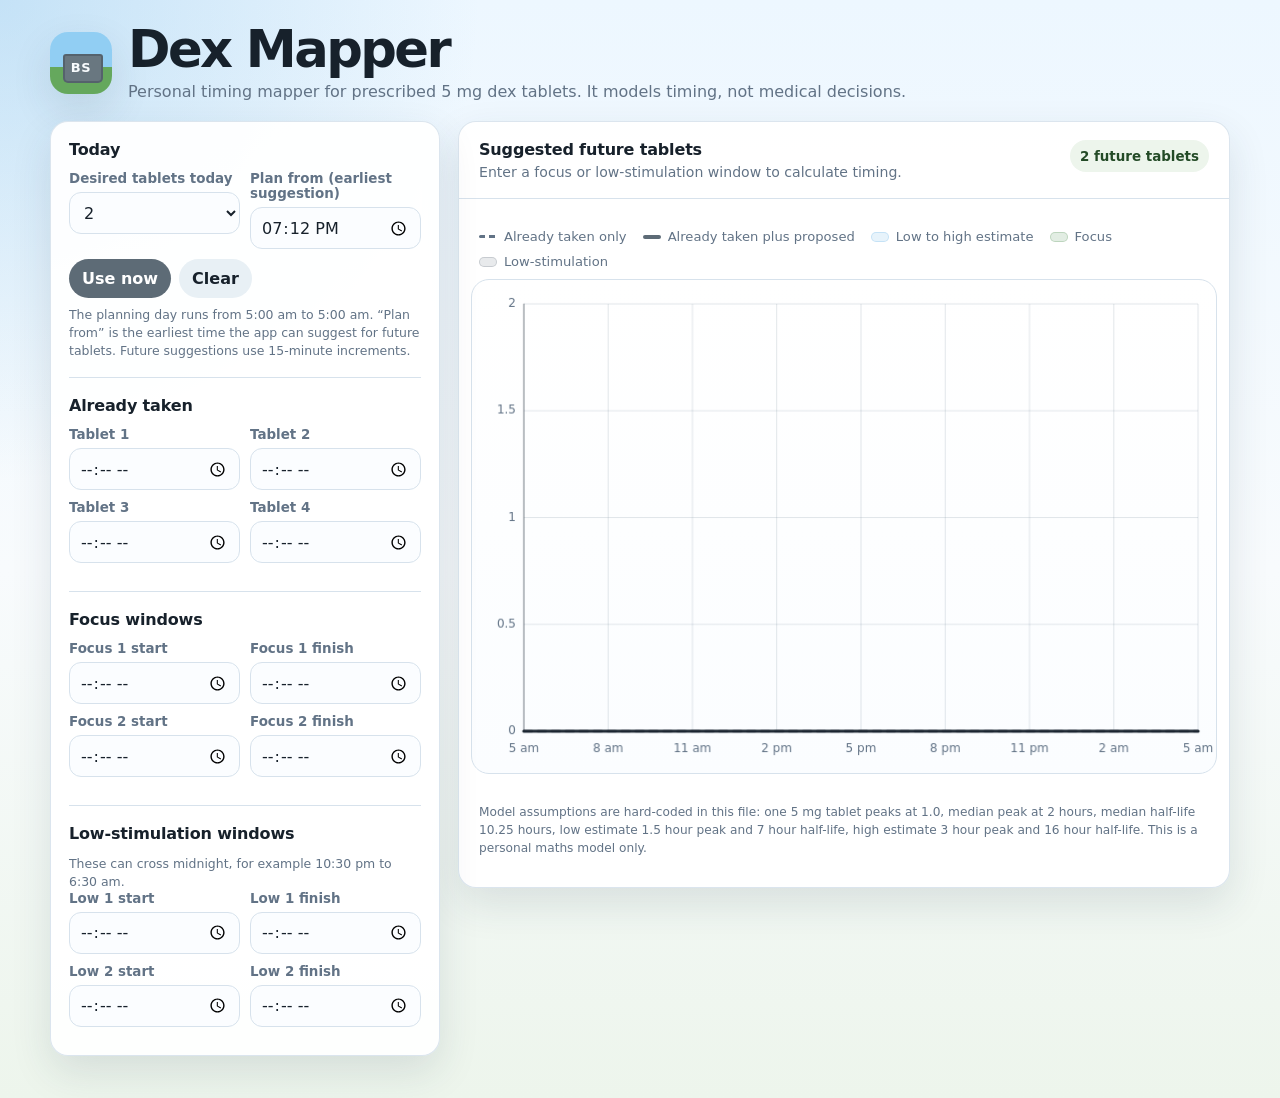
<file: apps/dex-mapper-v2.html>
<!doctype html>
<html lang="en-AU">
<head>
  <meta charset="utf-8" />
  <meta name="viewport" content="width=device-width, initial-scale=1" />
  <title>Dex Mapper | Ben's Shed</title>
  <style>
    :root {
      --bg: #edf7ff;
      --panel: #ffffff;
      --ink: #17212b;
      --muted: #627386;
      --line: #d7e2ec;
      --shed: #5d6b76;
      --grass: #4f8f52;
      --sky: #7dbde8;
      --focus: rgba(79, 143, 82, 0.16);
      --low: rgba(93, 107, 118, 0.14);
      --shadow: 0 16px 40px rgba(36, 55, 77, 0.12);
      --radius: 18px;
    }

    * {
      box-sizing: border-box;
    }

    body {
      margin: 0;
      font-family: system-ui, -apple-system, BlinkMacSystemFont, "Segoe UI", sans-serif;
      background:
        radial-gradient(circle at top left, rgba(125, 189, 232, 0.36), transparent 30rem),
        linear-gradient(180deg, var(--bg), #f8fbfd 52%, #edf5ec);
      color: var(--ink);
      min-height: 100vh;
    }

    .wrap {
      width: min(1180px, calc(100vw - 28px));
      margin: 0 auto;
      padding: 24px 0 42px;
    }

    header {
      display: flex;
      gap: 16px;
      align-items: center;
      margin-bottom: 20px;
    }

    .logo {
      width: 62px;
      height: 62px;
      border-radius: 18px;
      background: linear-gradient(180deg, #91cef3 0 57%, #65a85d 57% 100%);
      position: relative;
      flex: 0 0 auto;
      box-shadow: var(--shadow);
      overflow: hidden;
    }

    .logo::before {
      content: "";
      position: absolute;
      left: 13px;
      top: 22px;
      width: 36px;
      height: 25px;
      background: #697780;
      border: 2px solid rgba(23, 33, 43, 0.24);
      border-radius: 3px 3px 5px 5px;
    }

    .logo::after {
      content: "BS";
      position: absolute;
      left: 0;
      right: 0;
      top: 28px;
      text-align: center;
      font-weight: 850;
      font-size: 13px;
      letter-spacing: 0.04em;
      color: #f8fbfd;
    }

    h1 {
      margin: 0;
      font-size: clamp(2rem, 4vw, 3.4rem);
      letter-spacing: -0.05em;
      line-height: 1;
    }

    .subtitle {
      margin: 7px 0 0;
      color: var(--muted);
      font-size: 1rem;
      max-width: 780px;
    }

    .layout {
      display: grid;
      grid-template-columns: minmax(310px, 390px) minmax(0, 1fr);
      gap: 18px;
      align-items: start;
    }

    .card {
      background: rgba(255, 255, 255, 0.94);
      border: 1px solid rgba(215, 226, 236, 0.88);
      border-radius: var(--radius);
      box-shadow: var(--shadow);
    }

    .inputs {
      padding: 18px;
      position: sticky;
      top: 14px;
    }

    .outputs {
      overflow: hidden;
    }

    .section {
      padding: 0 0 18px;
      margin-bottom: 18px;
      border-bottom: 1px solid var(--line);
    }

    .section:last-child {
      border-bottom: 0;
      margin-bottom: 0;
      padding-bottom: 0;
    }

    h2 {
      font-size: 1rem;
      margin: 0 0 12px;
      letter-spacing: -0.01em;
    }

    label {
      display: block;
      font-size: 0.84rem;
      color: var(--muted);
      margin-bottom: 6px;
      font-weight: 650;
    }

    .row {
      display: grid;
      grid-template-columns: 1fr 1fr;
      gap: 10px;
      margin-bottom: 10px;
    }

    .row.single {
      grid-template-columns: 1fr;
    }

    input,
    select,
    button {
      font: inherit;
    }

    input[type="time"],
    select {
      width: 100%;
      min-height: 42px;
      border: 1px solid var(--line);
      border-radius: 12px;
      padding: 8px 10px;
      background: #fbfdff;
      color: var(--ink);
      outline: none;
    }

    input[type="time"]:focus,
    select:focus {
      border-color: var(--sky);
      box-shadow: 0 0 0 4px rgba(125, 189, 232, 0.18);
    }

    .button-row {
      display: flex;
      gap: 8px;
      flex-wrap: wrap;
      margin-top: 8px;
    }

    button {
      border: 0;
      border-radius: 999px;
      padding: 10px 13px;
      background: var(--shed);
      color: white;
      font-weight: 700;
      cursor: pointer;
    }

    button.secondary {
      background: #e8f0f5;
      color: var(--ink);
    }

    button:hover {
      filter: brightness(0.97);
    }

    .small-note {
      font-size: 0.78rem;
      color: var(--muted);
      line-height: 1.42;
      margin: 8px 0 0;
    }

    .results-header {
      padding: 18px 20px;
      border-bottom: 1px solid var(--line);
      display: flex;
      justify-content: space-between;
      gap: 14px;
      align-items: flex-start;
      flex-wrap: wrap;
    }

    .status {
      font-size: 0.88rem;
      color: var(--muted);
      margin-top: 5px;
    }

    .pill {
      display: inline-flex;
      align-items: center;
      gap: 6px;
      min-height: 32px;
      padding: 7px 10px;
      border-radius: 999px;
      background: #edf5ec;
      color: #244b27;
      font-size: 0.84rem;
      font-weight: 750;
    }

    .suggestions {
      padding: 16px 20px 2px;
      display: grid;
      grid-template-columns: repeat(auto-fit, minmax(190px, 1fr));
      gap: 10px;
    }

    .suggestion {
      border: 1px solid var(--line);
      background: #fbfdff;
      border-radius: 16px;
      padding: 13px;
    }

    .suggestion .kicker {
      color: var(--muted);
      font-size: 0.78rem;
      font-weight: 750;
      text-transform: uppercase;
      letter-spacing: 0.04em;
    }

    .suggestion .time {
      font-size: 1.65rem;
      line-height: 1.1;
      letter-spacing: -0.04em;
      font-weight: 850;
      margin: 5px 0;
    }

    .suggestion .range {
      font-size: 0.88rem;
      color: var(--muted);
    }

    .chart-wrap {
      padding: 12px 12px 18px;
    }

    canvas {
      display: block;
      width: 100%;
      height: min(55vh, 520px);
      min-height: 360px;
      border-radius: 18px;
      background: linear-gradient(180deg, #ffffff, #fbfdff);
      border: 1px solid var(--line);
    }

    .legend {
      display: flex;
      gap: 10px 16px;
      flex-wrap: wrap;
      padding: 0 8px 10px;
      color: var(--muted);
      font-size: 0.82rem;
    }

    .legend span {
      display: inline-flex;
      gap: 7px;
      align-items: center;
    }

    .swatch {
      width: 18px;
      height: 4px;
      border-radius: 999px;
      background: var(--shed);
      display: inline-block;
    }

    .swatch.dashed {
      background: repeating-linear-gradient(90deg, var(--muted) 0 6px, transparent 6px 10px);
      height: 3px;
    }

    .swatch.band {
      height: 10px;
      background: rgba(125, 189, 232, 0.18);
      border: 1px solid rgba(125, 189, 232, 0.32);
    }

    .swatch.focus {
      height: 10px;
      background: var(--focus);
      border: 1px solid rgba(79, 143, 82, 0.25);
    }

    .swatch.low {
      height: 10px;
      background: var(--low);
      border: 1px solid rgba(93, 107, 118, 0.24);
    }

    .footer-note {
      padding: 0 20px 18px;
      color: var(--muted);
      font-size: 0.76rem;
      line-height: 1.45;
    }

    @media (max-width: 860px) {
      .layout {
        grid-template-columns: 1fr;
      }

      .inputs {
        position: static;
      }

      canvas {
        min-height: 330px;
        height: 48vh;
      }
    }

    @media (max-width: 520px) {
      .wrap {
        width: min(100vw - 18px, 1180px);
        padding-top: 12px;
      }

      header {
        align-items: flex-start;
      }

      .logo {
        width: 50px;
        height: 50px;
        border-radius: 15px;
      }

      .logo::before {
        left: 10px;
        top: 18px;
        width: 30px;
        height: 21px;
      }

      .logo::after {
        top: 23px;
        font-size: 11px;
      }

      .row {
        grid-template-columns: 1fr;
      }

      .results-header,
      .suggestions {
        padding-left: 14px;
        padding-right: 14px;
      }

      .chart-wrap {
        padding: 10px 8px 14px;
      }
    }
  </style>
</head>
<body>
  <div class="wrap">
    <header>
      <div class="logo" aria-hidden="true"></div>
      <div>
        <h1>Dex Mapper</h1>
        <p class="subtitle">Personal timing mapper for prescribed 5 mg dex tablets. It models timing, not medical decisions.</p>
      </div>
    </header>

    <main class="layout">
      <section class="card inputs" aria-label="Inputs">
        <div class="section">
          <h2>Today</h2>
          <div class="row">
            <div>
              <label for="desiredTablets">Desired tablets today</label>
              <select id="desiredTablets">
                <option value="0">0</option>
                <option value="1">1</option>
                <option value="2" selected>2</option>
                <option value="3">3</option>
                <option value="4">4</option>
              </select>
            </div>
            <div>
              <label for="planFrom">Plan from (earliest suggestion)</label>
              <input id="planFrom" type="time" step="900" />
            </div>
          </div>
          <div class="button-row">
            <button type="button" id="useNow">Use now</button>
            <button type="button" class="secondary" id="clearAll">Clear</button>
          </div>
          <p class="small-note">The planning day runs from 5:00 am to 5:00 am. “Plan from” is the earliest time the app can suggest for future tablets. Future suggestions use 15-minute increments.</p>
        </div>

        <div class="section">
          <h2>Already taken</h2>
          <div class="row">
            <div>
              <label for="dose1">Tablet 1</label>
              <input id="dose1" class="dose" type="time" step="900" />
            </div>
            <div>
              <label for="dose2">Tablet 2</label>
              <input id="dose2" class="dose" type="time" step="900" />
            </div>
          </div>
          <div class="row">
            <div>
              <label for="dose3">Tablet 3</label>
              <input id="dose3" class="dose" type="time" step="900" />
            </div>
            <div>
              <label for="dose4">Tablet 4</label>
              <input id="dose4" class="dose" type="time" step="900" />
            </div>
          </div>
        </div>

        <div class="section">
          <h2>Focus windows</h2>
          <div class="row">
            <div>
              <label for="focus1Start">Focus 1 start</label>
              <input id="focus1Start" type="time" step="900" />
            </div>
            <div>
              <label for="focus1End">Focus 1 finish</label>
              <input id="focus1End" type="time" step="900" />
            </div>
          </div>
          <div class="row">
            <div>
              <label for="focus2Start">Focus 2 start</label>
              <input id="focus2Start" type="time" step="900" />
            </div>
            <div>
              <label for="focus2End">Focus 2 finish</label>
              <input id="focus2End" type="time" step="900" />
            </div>
          </div>
        </div>

        <div class="section">
          <h2>Low-stimulation windows</h2>
          <p class="small-note">These can cross midnight, for example 10:30 pm to 6:30 am.</p>
          <div class="row">
            <div>
              <label for="low1Start">Low 1 start</label>
              <input id="low1Start" type="time" step="900" />
            </div>
            <div>
              <label for="low1End">Low 1 finish</label>
              <input id="low1End" type="time" step="900" />
            </div>
          </div>
          <div class="row">
            <div>
              <label for="low2Start">Low 2 start</label>
              <input id="low2Start" type="time" step="900" />
            </div>
            <div>
              <label for="low2End">Low 2 finish</label>
              <input id="low2End" type="time" step="900" />
            </div>
          </div>
        </div>
      </section>

      <section class="card outputs" aria-label="Outputs">
        <div class="results-header">
          <div>
            <h2 style="margin-bottom: 0;">Suggested future tablets</h2>
            <div id="status" class="status">Enter a focus or low-stimulation window to calculate timing.</div>
          </div>
          <div id="countPill" class="pill">0 future tablets</div>
        </div>

        <div id="suggestions" class="suggestions"></div>

        <div class="chart-wrap">
          <div class="legend">
            <span><i class="swatch dashed"></i> Already taken only</span>
            <span><i class="swatch"></i> Already taken plus proposed</span>
            <span><i class="swatch band"></i> Low to high estimate</span>
            <span><i class="swatch focus"></i> Focus</span>
            <span><i class="swatch low"></i> Low-stimulation</span>
          </div>
          <canvas id="chart" aria-label="Dex impact graph" role="img"></canvas>
        </div>

        <p class="footer-note">Model assumptions are hard-coded in this file: one 5 mg tablet peaks at 1.0, median peak at 2 hours, median half-life 10.25 hours, low estimate 1.5 hour peak and 7 hour half-life, high estimate 3 hour peak and 16 hour half-life. This is a personal maths model only.</p>
      </section>
    </main>
  </div>

  <script>
    // Dex Mapper, Ben's Shed / bOS
    // Single-file, no-storage, browser-only timing simulator.

    const DAY_START_MINUTES = 5 * 60;
    const DAY_LENGTH = 24 * 60;
    const GRAPH_STEP = 5;
    const SCORE_STEP = 15;
    const FUTURE_STEP = 15;
    const MAX_TABLETS = 4;

    // Planning rule only. Edit this if your personal prescription instructions require a different spacing rule.
    const MIN_GAP_BETWEEN_PLANNED_TABLETS = 60;
    const LOW_WINDOW_WEIGHT = 2.2;
    const LOW_WINDOW_DOSE_PENALTY = 5;
    const MAX_EXTRA_GRAPH_HOURS = 8;

    const MODELS = {
      low: { peakHours: 1.5, halfLifeHours: 7 },
      median: { peakHours: 2, halfLifeHours: 10.25 },
      high: { peakHours: 3, halfLifeHours: 16 }
    };

    const el = (id) => document.getElementById(id);
    const chart = el("chart");
    const ctx = chart.getContext("2d");

    function pad2(n) {
      return String(n).padStart(2, "0");
    }

    function browserTimeString(date = new Date()) {
      return `${pad2(date.getHours())}:${pad2(date.getMinutes())}`;
    }

    function mapTimeToDayMinutes(timeString) {
      if (!timeString) return null;
      const [h, m] = timeString.split(":").map(Number);
      let minutes = h * 60 + m;
      let mapped = minutes - DAY_START_MINUTES;
      if (mapped < 0) mapped += DAY_LENGTH;
      return mapped;
    }

    function mapDayMinutesToClock(minutes) {
      let absolute = (minutes + DAY_START_MINUTES) % DAY_LENGTH;
      return `${pad2(Math.floor(absolute / 60))}:${pad2(absolute % 60)}`;
    }

    function formatTime(minutes) {
      const absolute = (Math.round(minutes) + DAY_START_MINUTES) % DAY_LENGTH;
      let h24 = Math.floor(absolute / 60);
      const m = absolute % 60;
      const suffix = h24 >= 12 ? "pm" : "am";
      let h12 = h24 % 12;
      if (h12 === 0) h12 = 12;
      return `${h12}:${pad2(m)} ${suffix}`;
    }

    function roundUpToStep(minutes, step) {
      return Math.ceil(minutes / step) * step;
    }

    function smoothstep(x) {
      return x * x * (3 - 2 * x);
    }

    function tabletImpactAt(deltaMinutes, model) {
      if (deltaMinutes < 0) return 0;
      const peakMinutes = model.peakHours * 60;
      if (deltaMinutes <= peakMinutes) {
        return smoothstep(deltaMinutes / peakMinutes);
      }
      const decayMinutes = deltaMinutes - peakMinutes;
      return Math.pow(0.5, decayMinutes / (model.halfLifeHours * 60));
    }

    function totalImpactAt(doseMinutes, t, model) {
      return doseMinutes.reduce((sum, doseTime) => sum + tabletImpactAt(t - doseTime, model), 0);
    }

    function readDoses() {
      return Array.from(document.querySelectorAll(".dose"))
        .map(input => mapTimeToDayMinutes(input.value))
        .filter(value => value !== null)
        .sort((a, b) => a - b)
        .slice(0, MAX_TABLETS);
    }

    function readWindow(startId, endId) {
      const start = mapTimeToDayMinutes(el(startId).value);
      const end = mapTimeToDayMinutes(el(endId).value);
      if (start === null || end === null || start === end) return null;
      let adjustedEnd = end;
      // If the finish is earlier than the start, treat it as finishing the next day.
      // Example: 10:30 pm to 6:30 am.
      if (adjustedEnd <= start) adjustedEnd += DAY_LENGTH;
      return {
        start: Math.max(0, start),
        end: adjustedEnd
      };
    }

    function readWindows() {
      return {
        focus: [
          readWindow("focus1Start", "focus1End"),
          readWindow("focus2Start", "focus2End")
        ].filter(Boolean),
        low: [
          readWindow("low1Start", "low1End"),
          readWindow("low2Start", "low2End")
        ].filter(Boolean)
      };
    }

    function isInAnyWindow(t, windows) {
      return windows.some(w => t >= w.start && t <= w.end);
    }

    function planningHorizon(windows) {
      const allWindows = [...windows.focus, ...windows.low];
      const maxWindowEnd = allWindows.length ? Math.max(...allWindows.map(w => w.end)) : DAY_LENGTH;
      return Math.min(Math.max(DAY_LENGTH, maxWindowEnd), DAY_LENGTH + MAX_EXTRA_GRAPH_HOURS * 60);
    }

    function doseIsInLowWindowOrBedtimeTail(doseTime, windows) {
      return windows.low.some(w => {
        const crossesPlanningDayEnd = w.end > DAY_LENGTH;
        const laterFocusExists = windows.focus.some(focus => focus.start >= w.end || focus.end > w.end);

        // A bedtime-style low window means do not plan more stimulation after wind-down starts.
        if (crossesPlanningDayEnd && doseTime >= w.start) return true;

        // For a non-bedtime low window, never plan inside the window. If there is no later focus
        // window to justify it, also avoid planning after the low window starts.
        if (doseTime >= w.start && doseTime <= Math.min(w.end, DAY_LENGTH)) return true;
        if (!laterFocusExists && doseTime >= w.start) return true;
        return false;
      });
    }

    function generateCandidateTimes(planFrom, existingDoses, increment) {
      const times = [];
      const start = roundUpToStep(Math.max(0, planFrom), increment);
      for (let t = start; t <= DAY_LENGTH - increment; t += increment) {
        const tooCloseToExisting = existingDoses.some(dose => Math.abs(t - dose) < MIN_GAP_BETWEEN_PLANNED_TABLETS);
        if (!tooCloseToExisting) times.push(t);
      }
      return times;
    }

    function combinations(items, count, increment) {
      const result = [];
      const picked = [];

      function walk(startIndex) {
        if (picked.length === count) {
          result.push([...picked]);
          return;
        }
        for (let i = startIndex; i < items.length; i++) {
          const next = items[i];
          const last = picked[picked.length - 1];
          if (last !== undefined && next - last < MIN_GAP_BETWEEN_PLANNED_TABLETS) continue;
          picked.push(next);
          walk(i + 1);
          picked.pop();
        }
      }

      walk(0);
      return result;
    }

    function scoreSchedule(existingDoses, proposedDoses, windows) {
      const allDoses = [...existingDoses, ...proposedDoses].sort((a, b) => a - b);
      const horizon = planningHorizon(windows);
      let focusTotal = 0;
      let focusCount = 0;
      let lowTotal = 0;
      let lowCount = 0;
      let maxMedian = 0;

      for (let t = 0; t <= horizon; t += SCORE_STEP) {
        const medianImpact = totalImpactAt(allDoses, t, MODELS.median);
        const highImpact = totalImpactAt(allDoses, t, MODELS.high);
        maxMedian = Math.max(maxMedian, medianImpact);

        if (isInAnyWindow(t, windows.focus)) {
          focusTotal += medianImpact;
          focusCount++;
        }
        if (isInAnyWindow(t, windows.low)) {
          lowTotal += highImpact;
          lowCount++;
        }
      }

      const focusAverage = focusCount ? focusTotal / focusCount : 0;
      const lowAverage = lowCount ? lowTotal / lowCount : 0;
      const spikePenalty = Math.max(0, maxMedian - 2.4) * 0.18;
      const lowDosePenalty = proposedDoses.filter(dose => doseIsInLowWindowOrBedtimeTail(dose, windows)).length * LOW_WINDOW_DOSE_PENALTY;

      // Low-stimulation windows are deliberately weighted strongly. If there is no focus window,
      // the optimiser treats the task as: schedule the desired remaining tablets with the least bedtime/tail impact.
      return focusAverage - (lowAverage * LOW_WINDOW_WEIGHT) - spikePenalty - lowDosePenalty;
    }

    function optimise(existingDoses, desiredTablets, planFrom, windows) {
      const alreadyCount = existingDoses.length;
      const remaining = desiredTablets - alreadyCount;
      const hasGoal = windows.focus.length > 0 || windows.low.length > 0;

      if (remaining <= 0 || !hasGoal) {
        return { remaining, best: [], ranges: [], scoredCount: 0, increment: FUTURE_STEP };
      }

      let increment = FUTURE_STEP;
      if (remaining >= 3) increment = 30;

      const candidateTimes = generateCandidateTimes(planFrom, existingDoses, increment);
      let candidateSchedules = combinations(candidateTimes, remaining, increment);

      // Safety valve for very large searches. This keeps the app responsive on older phones.
      const MAX_CANDIDATES = 120000;
      if (candidateSchedules.length > MAX_CANDIDATES) {
        const stride = Math.ceil(candidateSchedules.length / MAX_CANDIDATES);
        candidateSchedules = candidateSchedules.filter((_, index) => index % stride === 0);
      }

      let scored = candidateSchedules.map(schedule => ({
        schedule,
        score: scoreSchedule(existingDoses, schedule, windows)
      }));

      scored.sort((a, b) => b.score - a.score);
      if (scored.length === 0) {
        return { remaining, best: [], ranges: [], scoredCount: 0, increment };
      }

      const best = scored[0];
      const tolerance = Math.max(0.025, Math.abs(best.score) * 0.035);
      let accepted = scored.filter(item => item.score >= best.score - tolerance).slice(0, 300);
      if (accepted.length < 8) accepted = scored.slice(0, Math.min(40, scored.length));

      const ranges = best.schedule.map((bestTime, position) => {
        const values = accepted.map(item => item.schedule[position]);
        return {
          best: bestTime,
          start: Math.min(...values),
          end: Math.max(...values)
        };
      });

      return {
        remaining,
        best: best.schedule,
        ranges,
        scoredCount: scored.length,
        increment
      };
    }

    function buildSeries(doses, horizon) {
      const points = [];
      for (let t = 0; t <= horizon; t += GRAPH_STEP) {
        points.push({
          t,
          low: totalImpactAt(doses, t, MODELS.low),
          median: totalImpactAt(doses, t, MODELS.median),
          high: totalImpactAt(doses, t, MODELS.high)
        });
      }
      return points;
    }

    function resizeCanvas() {
      const rect = chart.getBoundingClientRect();
      const dpr = window.devicePixelRatio || 1;
      chart.width = Math.round(rect.width * dpr);
      chart.height = Math.round(rect.height * dpr);
      ctx.setTransform(dpr, 0, 0, dpr, 0, 0);
      return { width: rect.width, height: rect.height };
    }

    function drawRoundedRect(context, x, y, width, height, radius) {
      const r = Math.min(radius, width / 2, height / 2);
      context.beginPath();
      context.moveTo(x + r, y);
      context.arcTo(x + width, y, x + width, y + height, r);
      context.arcTo(x + width, y + height, x, y + height, r);
      context.arcTo(x, y + height, x, y, r);
      context.arcTo(x, y, x + width, y, r);
      context.closePath();
    }

    function drawGraph(existingDoses, proposedDoses, windows) {
      const { width, height } = resizeCanvas();
      ctx.clearRect(0, 0, width, height);

      const allDoses = [...existingDoses, ...proposedDoses].sort((a, b) => a - b);
      const horizon = planningHorizon(windows);
      const existingSeries = buildSeries(existingDoses, horizon);
      const proposedSeries = buildSeries(allDoses, horizon);

      const maxValue = Math.max(
        1.5,
        ...existingSeries.map(p => p.high),
        ...proposedSeries.map(p => p.high)
      );
      const yMax = Math.ceil((maxValue + 0.25) * 2) / 2;

      const pad = {
        left: width < 520 ? 38 : 52,
        right: 18,
        top: 24,
        bottom: 42
      };
      const plotW = width - pad.left - pad.right;
      const plotH = height - pad.top - pad.bottom;
      const xOf = (t) => pad.left + (t / horizon) * plotW;
      const yOf = (v) => pad.top + (1 - v / yMax) * plotH;

      ctx.save();
      drawRoundedRect(ctx, 0.5, 0.5, width - 1, height - 1, 18);
      ctx.clip();

      // Window shading.
      windows.focus.forEach(w => {
        const start = Math.max(0, Math.min(w.start, horizon));
        const end = Math.max(0, Math.min(w.end, horizon));
        if (end <= start) return;
        ctx.fillStyle = "rgba(79, 143, 82, 0.16)";
        ctx.fillRect(xOf(start), pad.top, xOf(end) - xOf(start), plotH);
      });
      windows.low.forEach(w => {
        const start = Math.max(0, Math.min(w.start, horizon));
        const end = Math.max(0, Math.min(w.end, horizon));
        if (end <= start) return;
        ctx.fillStyle = "rgba(93, 107, 118, 0.14)";
        ctx.fillRect(xOf(start), pad.top, xOf(end) - xOf(start), plotH);
      });

      // Grid and labels.
      ctx.strokeStyle = "rgba(98, 115, 134, 0.18)";
      ctx.fillStyle = "#627386";
      ctx.lineWidth = 1;
      ctx.font = "12px system-ui, -apple-system, Segoe UI, sans-serif";
      ctx.textAlign = "right";
      ctx.textBaseline = "middle";

      for (let y = 0; y <= yMax + 0.001; y += 0.5) {
        const py = yOf(y);
        ctx.beginPath();
        ctx.moveTo(pad.left, py);
        ctx.lineTo(width - pad.right, py);
        ctx.stroke();
        ctx.fillText(y.toFixed(y % 1 === 0 ? 0 : 1), pad.left - 8, py);
      }

      ctx.textAlign = "center";
      ctx.textBaseline = "top";
      const labelEvery = width < 620 ? 240 : 180;
      for (let t = 0; t <= horizon; t += labelEvery) {
        const px = xOf(t);
        ctx.beginPath();
        ctx.moveTo(px, pad.top);
        ctx.lineTo(px, pad.top + plotH);
        ctx.stroke();
        ctx.fillText(formatTime(t).replace(":00", ""), px, pad.top + plotH + 12);
      }

      function drawBand(series) {
        if (series.length === 0) return;
        ctx.beginPath();
        series.forEach((p, index) => {
          const x = xOf(p.t);
          const y = yOf(p.high);
          if (index === 0) ctx.moveTo(x, y);
          else ctx.lineTo(x, y);
        });
        [...series].reverse().forEach(p => {
          ctx.lineTo(xOf(p.t), yOf(p.low));
        });
        ctx.closePath();
        ctx.fillStyle = "rgba(125, 189, 232, 0.18)";
        ctx.fill();
      }

      function drawLine(series, key, colour, widthLine, dashed = false) {
        if (series.length === 0) return;
        ctx.beginPath();
        series.forEach((p, index) => {
          const x = xOf(p.t);
          const y = yOf(p[key]);
          if (index === 0) ctx.moveTo(x, y);
          else ctx.lineTo(x, y);
        });
        ctx.strokeStyle = colour;
        ctx.lineWidth = widthLine;
        ctx.lineCap = "round";
        ctx.lineJoin = "round";
        ctx.setLineDash(dashed ? [8, 6] : []);
        ctx.stroke();
        ctx.setLineDash([]);
      }

      drawBand(proposedSeries);
      drawLine(existingSeries, "median", "rgba(98, 115, 134, 0.82)", 2.5, true);
      drawLine(proposedSeries, "median", "rgba(23, 33, 43, 0.94)", 3.2, false);

      function drawDoseMarkers(doses, colour, label) {
        doses.forEach((dose, index) => {
          const x = xOf(dose);
          ctx.strokeStyle = colour;
          ctx.lineWidth = 1.5;
          ctx.setLineDash([3, 4]);
          ctx.beginPath();
          ctx.moveTo(x, pad.top);
          ctx.lineTo(x, pad.top + plotH);
          ctx.stroke();
          ctx.setLineDash([]);

          ctx.fillStyle = colour;
          ctx.beginPath();
          ctx.arc(x, pad.top + 10, 4, 0, Math.PI * 2);
          ctx.fill();

          ctx.save();
          ctx.translate(x + 5, pad.top + 15);
          ctx.rotate(-Math.PI / 4);
          ctx.font = "11px system-ui, -apple-system, Segoe UI, sans-serif";
          ctx.textAlign = "left";
          ctx.textBaseline = "middle";
          ctx.fillText(`${label}${index + 1}`, 0, 0);
          ctx.restore();
        });
      }

      drawDoseMarkers(existingDoses, "rgba(79, 143, 82, 0.9)", "Taken ");
      drawDoseMarkers(proposedDoses, "rgba(23, 33, 43, 0.88)", "Plan ");

      // Axes.
      ctx.strokeStyle = "rgba(23, 33, 43, 0.42)";
      ctx.lineWidth = 1.2;
      ctx.beginPath();
      ctx.moveTo(pad.left, pad.top);
      ctx.lineTo(pad.left, pad.top + plotH);
      ctx.lineTo(width - pad.right, pad.top + plotH);
      ctx.stroke();

      ctx.restore();
    }

    function renderSuggestions(existingDoses, optimisation) {
      const box = el("suggestions");
      box.innerHTML = "";

      if (optimisation.best.length === 0) return;

      optimisation.ranges.forEach((item, index) => {
        const card = document.createElement("div");
        card.className = "suggestion";
        card.innerHTML = `
          <div class="kicker">Future tablet ${existingDoses.length + index + 1}</div>
          <div class="time">${formatTime(item.best)}</div>
          <div class="range">Flexible range: ${formatTime(item.start)} to ${formatTime(item.end)}</div>
        `;
        box.appendChild(card);
      });
    }

    function updateStatus(existingDoses, desiredTablets, optimisation, windows) {
      const status = el("status");
      const pill = el("countPill");
      const remaining = desiredTablets - existingDoses.length;
      const hasGoal = windows.focus.length > 0 || windows.low.length > 0;

      pill.textContent = `${Math.max(0, remaining)} future tablet${Math.max(0, remaining) === 1 ? "" : "s"}`;

      if (existingDoses.length > MAX_TABLETS || desiredTablets > MAX_TABLETS) {
        status.textContent = "Daily maximum is four tablets.";
        return;
      }
      if (remaining < 0) {
        status.textContent = "Desired tablets today is lower than the number already entered.";
        return;
      }
      if (remaining === 0) {
        status.textContent = "No future tablets to schedule. Graph shows tablets already entered.";
        return;
      }
      if (!hasGoal) {
        status.textContent = "Enter a focus or low-stimulation window to calculate timing.";
        return;
      }
      if (optimisation.best.length === 0) {
        status.textContent = "No valid future timing found within the current day and spacing rule.";
        return;
      }
      status.textContent = `Calculated from ${optimisation.scoredCount.toLocaleString()} timing option${optimisation.scoredCount === 1 ? "" : "s"}.`;
      if (optimisation.increment !== FUTURE_STEP) {
        status.textContent += ` Used ${optimisation.increment}-minute increments for this larger search.`;
      }
    }

    function recalculate() {
      const desiredTablets = Number(el("desiredTablets").value);
      const planFrom = mapTimeToDayMinutes(el("planFrom").value) ?? 0;
      const existingDoses = readDoses();
      const windows = readWindows();

      const optimisation = optimise(existingDoses, desiredTablets, planFrom, windows);
      const proposedDoses = optimisation.best;

      renderSuggestions(existingDoses, optimisation);
      updateStatus(existingDoses, desiredTablets, optimisation, windows);
      drawGraph(existingDoses, proposedDoses, windows);
    }

    function setDefaults() {
      el("planFrom").value = browserTimeString();
      // These are deliberately blank. This file stores nothing and assumes nothing about today.
      recalculate();
    }

    function clearAll() {
      document.querySelectorAll("input[type='time']").forEach(input => input.value = "");
      el("desiredTablets").value = "2";
      el("planFrom").value = browserTimeString();
      recalculate();
    }

    document.querySelectorAll("input, select").forEach(input => {
      input.addEventListener("input", recalculate);
      input.addEventListener("change", recalculate);
    });

    el("useNow").addEventListener("click", () => {
      el("planFrom").value = browserTimeString();
      recalculate();
    });

    el("clearAll").addEventListener("click", clearAll);
    window.addEventListener("resize", recalculate);

    setDefaults();
  </script>
</body>
</html>
</file>
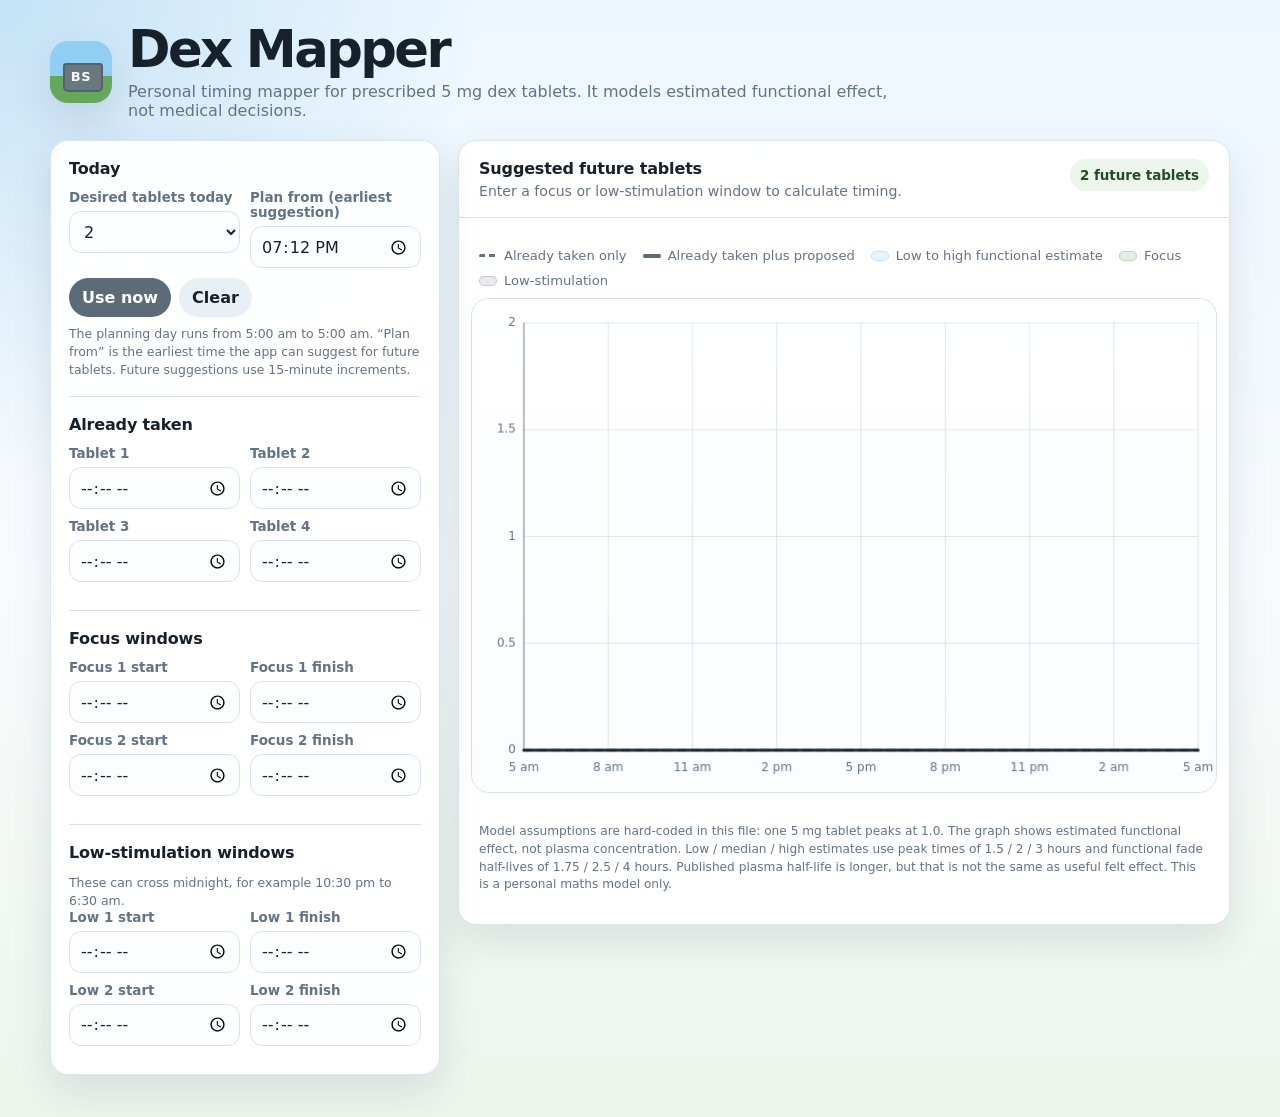
<file: apps/dex-mapper.html>
<!doctype html>
<html lang="en-AU">
<head>
  <meta charset="utf-8" />
  <meta name="viewport" content="width=device-width, initial-scale=1" />
  <title>Dex Mapper | Ben's Shed</title>
  <style>
    :root {
      --bg: #edf7ff;
      --panel: #ffffff;
      --ink: #17212b;
      --muted: #627386;
      --line: #d7e2ec;
      --shed: #5d6b76;
      --grass: #4f8f52;
      --sky: #7dbde8;
      --focus: rgba(79, 143, 82, 0.16);
      --low: rgba(93, 107, 118, 0.14);
      --shadow: 0 16px 40px rgba(36, 55, 77, 0.12);
      --radius: 18px;
    }

    * {
      box-sizing: border-box;
    }

    body {
      margin: 0;
      font-family: system-ui, -apple-system, BlinkMacSystemFont, "Segoe UI", sans-serif;
      background:
        radial-gradient(circle at top left, rgba(125, 189, 232, 0.36), transparent 30rem),
        linear-gradient(180deg, var(--bg), #f8fbfd 52%, #edf5ec);
      color: var(--ink);
      min-height: 100vh;
    }

    .wrap {
      width: min(1180px, calc(100vw - 28px));
      margin: 0 auto;
      padding: 24px 0 42px;
    }

    header {
      display: flex;
      gap: 16px;
      align-items: center;
      margin-bottom: 20px;
    }

    .logo {
      width: 62px;
      height: 62px;
      border-radius: 18px;
      background: linear-gradient(180deg, #91cef3 0 57%, #65a85d 57% 100%);
      position: relative;
      flex: 0 0 auto;
      box-shadow: var(--shadow);
      overflow: hidden;
    }

    .logo::before {
      content: "";
      position: absolute;
      left: 13px;
      top: 22px;
      width: 36px;
      height: 25px;
      background: #697780;
      border: 2px solid rgba(23, 33, 43, 0.24);
      border-radius: 3px 3px 5px 5px;
    }

    .logo::after {
      content: "BS";
      position: absolute;
      left: 0;
      right: 0;
      top: 28px;
      text-align: center;
      font-weight: 850;
      font-size: 13px;
      letter-spacing: 0.04em;
      color: #f8fbfd;
    }

    h1 {
      margin: 0;
      font-size: clamp(2rem, 4vw, 3.4rem);
      letter-spacing: -0.05em;
      line-height: 1;
    }

    .subtitle {
      margin: 7px 0 0;
      color: var(--muted);
      font-size: 1rem;
      max-width: 780px;
    }

    .layout {
      display: grid;
      grid-template-columns: minmax(310px, 390px) minmax(0, 1fr);
      gap: 18px;
      align-items: start;
    }

    .card {
      background: rgba(255, 255, 255, 0.94);
      border: 1px solid rgba(215, 226, 236, 0.88);
      border-radius: var(--radius);
      box-shadow: var(--shadow);
    }

    .inputs {
      padding: 18px;
      position: sticky;
      top: 14px;
    }

    .outputs {
      overflow: hidden;
    }

    .section {
      padding: 0 0 18px;
      margin-bottom: 18px;
      border-bottom: 1px solid var(--line);
    }

    .section:last-child {
      border-bottom: 0;
      margin-bottom: 0;
      padding-bottom: 0;
    }

    h2 {
      font-size: 1rem;
      margin: 0 0 12px;
      letter-spacing: -0.01em;
    }

    label {
      display: block;
      font-size: 0.84rem;
      color: var(--muted);
      margin-bottom: 6px;
      font-weight: 650;
    }

    .row {
      display: grid;
      grid-template-columns: 1fr 1fr;
      gap: 10px;
      margin-bottom: 10px;
    }

    .row.single {
      grid-template-columns: 1fr;
    }

    input,
    select,
    button {
      font: inherit;
    }

    input[type="time"],
    select {
      width: 100%;
      min-height: 42px;
      border: 1px solid var(--line);
      border-radius: 12px;
      padding: 8px 10px;
      background: #fbfdff;
      color: var(--ink);
      outline: none;
    }

    input[type="time"]:focus,
    select:focus {
      border-color: var(--sky);
      box-shadow: 0 0 0 4px rgba(125, 189, 232, 0.18);
    }

    .button-row {
      display: flex;
      gap: 8px;
      flex-wrap: wrap;
      margin-top: 8px;
    }

    button {
      border: 0;
      border-radius: 999px;
      padding: 10px 13px;
      background: var(--shed);
      color: white;
      font-weight: 700;
      cursor: pointer;
    }

    button.secondary {
      background: #e8f0f5;
      color: var(--ink);
    }

    button:hover {
      filter: brightness(0.97);
    }

    .small-note {
      font-size: 0.78rem;
      color: var(--muted);
      line-height: 1.42;
      margin: 8px 0 0;
    }

    .results-header {
      padding: 18px 20px;
      border-bottom: 1px solid var(--line);
      display: flex;
      justify-content: space-between;
      gap: 14px;
      align-items: flex-start;
      flex-wrap: wrap;
    }

    .status {
      font-size: 0.88rem;
      color: var(--muted);
      margin-top: 5px;
    }

    .pill {
      display: inline-flex;
      align-items: center;
      gap: 6px;
      min-height: 32px;
      padding: 7px 10px;
      border-radius: 999px;
      background: #edf5ec;
      color: #244b27;
      font-size: 0.84rem;
      font-weight: 750;
    }

    .suggestions {
      padding: 16px 20px 2px;
      display: grid;
      grid-template-columns: repeat(auto-fit, minmax(190px, 1fr));
      gap: 10px;
    }

    .suggestion {
      border: 1px solid var(--line);
      background: #fbfdff;
      border-radius: 16px;
      padding: 13px;
    }

    .suggestion .kicker {
      color: var(--muted);
      font-size: 0.78rem;
      font-weight: 750;
      text-transform: uppercase;
      letter-spacing: 0.04em;
    }

    .suggestion .time {
      font-size: 1.65rem;
      line-height: 1.1;
      letter-spacing: -0.04em;
      font-weight: 850;
      margin: 5px 0;
    }

    .suggestion .range {
      font-size: 0.88rem;
      color: var(--muted);
    }

    .chart-wrap {
      padding: 12px 12px 18px;
    }

    canvas {
      display: block;
      width: 100%;
      height: min(55vh, 520px);
      min-height: 360px;
      border-radius: 18px;
      background: linear-gradient(180deg, #ffffff, #fbfdff);
      border: 1px solid var(--line);
    }

    .legend {
      display: flex;
      gap: 10px 16px;
      flex-wrap: wrap;
      padding: 0 8px 10px;
      color: var(--muted);
      font-size: 0.82rem;
    }

    .legend span {
      display: inline-flex;
      gap: 7px;
      align-items: center;
    }

    .swatch {
      width: 18px;
      height: 4px;
      border-radius: 999px;
      background: var(--shed);
      display: inline-block;
    }

    .swatch.dashed {
      background: repeating-linear-gradient(90deg, var(--muted) 0 6px, transparent 6px 10px);
      height: 3px;
    }

    .swatch.band {
      height: 10px;
      background: rgba(125, 189, 232, 0.18);
      border: 1px solid rgba(125, 189, 232, 0.32);
    }

    .swatch.focus {
      height: 10px;
      background: var(--focus);
      border: 1px solid rgba(79, 143, 82, 0.25);
    }

    .swatch.low {
      height: 10px;
      background: var(--low);
      border: 1px solid rgba(93, 107, 118, 0.24);
    }

    .footer-note {
      padding: 0 20px 18px;
      color: var(--muted);
      font-size: 0.76rem;
      line-height: 1.45;
    }

    @media (max-width: 860px) {
      .layout {
        grid-template-columns: 1fr;
      }

      .inputs {
        position: static;
      }

      canvas {
        min-height: 330px;
        height: 48vh;
      }
    }

    @media (max-width: 520px) {
      .wrap {
        width: min(100vw - 18px, 1180px);
        padding-top: 12px;
      }

      header {
        align-items: flex-start;
      }

      .logo {
        width: 50px;
        height: 50px;
        border-radius: 15px;
      }

      .logo::before {
        left: 10px;
        top: 18px;
        width: 30px;
        height: 21px;
      }

      .logo::after {
        top: 23px;
        font-size: 11px;
      }

      .row {
        grid-template-columns: 1fr;
      }

      .results-header,
      .suggestions {
        padding-left: 14px;
        padding-right: 14px;
      }

      .chart-wrap {
        padding: 10px 8px 14px;
      }
    }
  </style>
</head>
<body>
  <div class="wrap">
    <header>
      <div class="logo" aria-hidden="true"></div>
      <div>
        <h1>Dex Mapper</h1>
        <p class="subtitle">Personal timing mapper for prescribed 5 mg dex tablets. It models estimated functional effect, not medical decisions.</p>
      </div>
    </header>

    <main class="layout">
      <section class="card inputs" aria-label="Inputs">
        <div class="section">
          <h2>Today</h2>
          <div class="row">
            <div>
              <label for="desiredTablets">Desired tablets today</label>
              <select id="desiredTablets">
                <option value="0">0</option>
                <option value="1">1</option>
                <option value="2" selected>2</option>
                <option value="3">3</option>
                <option value="4">4</option>
              </select>
            </div>
            <div>
              <label for="planFrom">Plan from (earliest suggestion)</label>
              <input id="planFrom" type="time" step="900" />
            </div>
          </div>
          <div class="button-row">
            <button type="button" id="useNow">Use now</button>
            <button type="button" class="secondary" id="clearAll">Clear</button>
          </div>
          <p class="small-note">The planning day runs from 5:00 am to 5:00 am. “Plan from” is the earliest time the app can suggest for future tablets. Future suggestions use 15-minute increments.</p>
        </div>

        <div class="section">
          <h2>Already taken</h2>
          <div class="row">
            <div>
              <label for="dose1">Tablet 1</label>
              <input id="dose1" class="dose" type="time" step="900" />
            </div>
            <div>
              <label for="dose2">Tablet 2</label>
              <input id="dose2" class="dose" type="time" step="900" />
            </div>
          </div>
          <div class="row">
            <div>
              <label for="dose3">Tablet 3</label>
              <input id="dose3" class="dose" type="time" step="900" />
            </div>
            <div>
              <label for="dose4">Tablet 4</label>
              <input id="dose4" class="dose" type="time" step="900" />
            </div>
          </div>
        </div>

        <div class="section">
          <h2>Focus windows</h2>
          <div class="row">
            <div>
              <label for="focus1Start">Focus 1 start</label>
              <input id="focus1Start" type="time" step="900" />
            </div>
            <div>
              <label for="focus1End">Focus 1 finish</label>
              <input id="focus1End" type="time" step="900" />
            </div>
          </div>
          <div class="row">
            <div>
              <label for="focus2Start">Focus 2 start</label>
              <input id="focus2Start" type="time" step="900" />
            </div>
            <div>
              <label for="focus2End">Focus 2 finish</label>
              <input id="focus2End" type="time" step="900" />
            </div>
          </div>
        </div>

        <div class="section">
          <h2>Low-stimulation windows</h2>
          <p class="small-note">These can cross midnight, for example 10:30 pm to 6:30 am.</p>
          <div class="row">
            <div>
              <label for="low1Start">Low 1 start</label>
              <input id="low1Start" type="time" step="900" />
            </div>
            <div>
              <label for="low1End">Low 1 finish</label>
              <input id="low1End" type="time" step="900" />
            </div>
          </div>
          <div class="row">
            <div>
              <label for="low2Start">Low 2 start</label>
              <input id="low2Start" type="time" step="900" />
            </div>
            <div>
              <label for="low2End">Low 2 finish</label>
              <input id="low2End" type="time" step="900" />
            </div>
          </div>
        </div>
      </section>

      <section class="card outputs" aria-label="Outputs">
        <div class="results-header">
          <div>
            <h2 style="margin-bottom: 0;">Suggested future tablets</h2>
            <div id="status" class="status">Enter a focus or low-stimulation window to calculate timing.</div>
          </div>
          <div id="countPill" class="pill">0 future tablets</div>
        </div>

        <div id="suggestions" class="suggestions"></div>

        <div class="chart-wrap">
          <div class="legend">
            <span><i class="swatch dashed"></i> Already taken only</span>
            <span><i class="swatch"></i> Already taken plus proposed</span>
            <span><i class="swatch band"></i> Low to high functional estimate</span>
            <span><i class="swatch focus"></i> Focus</span>
            <span><i class="swatch low"></i> Low-stimulation</span>
          </div>
          <canvas id="chart" aria-label="Dex impact graph" role="img"></canvas>
        </div>

        <p class="footer-note">Model assumptions are hard-coded in this file: one 5 mg tablet peaks at 1.0. The graph shows estimated functional effect, not plasma concentration. Low / median / high estimates use peak times of 1.5 / 2 / 3 hours and functional fade half-lives of 1.75 / 2.5 / 4 hours. Published plasma half-life is longer, but that is not the same as useful felt effect. This is a personal maths model only.</p>
      </section>
    </main>
  </div>

  <script>
    // Dex Mapper, Ben's Shed / bOS
    // Single-file, no-storage, browser-only timing simulator.

    const DAY_START_MINUTES = 5 * 60;
    const DAY_LENGTH = 24 * 60;
    const GRAPH_STEP = 5;
    const SCORE_STEP = 15;
    const FUTURE_STEP = 15;
    const MAX_TABLETS = 4;

    // Planning rule only. Edit this if your personal prescription instructions require a different spacing rule.
    const MIN_GAP_BETWEEN_PLANNED_TABLETS = 60;
    const LOW_WINDOW_WEIGHT = 2.2;
    const LOW_WINDOW_DOSE_PENALTY = 5;
    const MAX_EXTRA_GRAPH_HOURS = 8;

    const MODELS = {
      // These are functional-effect fade assumptions, not plasma half-life values.
      // Published plasma half-life is much longer, but immediate-release useful effect is usually shorter.
      low: { peakHours: 1.5, effectHalfLifeHours: 1.75 },
      median: { peakHours: 2, effectHalfLifeHours: 2.5 },
      high: { peakHours: 3, effectHalfLifeHours: 4 }
    };

    const el = (id) => document.getElementById(id);
    const chart = el("chart");
    const ctx = chart.getContext("2d");

    function pad2(n) {
      return String(n).padStart(2, "0");
    }

    function browserTimeString(date = new Date()) {
      return `${pad2(date.getHours())}:${pad2(date.getMinutes())}`;
    }

    function mapTimeToDayMinutes(timeString) {
      if (!timeString) return null;
      const [h, m] = timeString.split(":").map(Number);
      let minutes = h * 60 + m;
      let mapped = minutes - DAY_START_MINUTES;
      if (mapped < 0) mapped += DAY_LENGTH;
      return mapped;
    }

    function mapDayMinutesToClock(minutes) {
      let absolute = (minutes + DAY_START_MINUTES) % DAY_LENGTH;
      return `${pad2(Math.floor(absolute / 60))}:${pad2(absolute % 60)}`;
    }

    function formatTime(minutes) {
      const absolute = (Math.round(minutes) + DAY_START_MINUTES) % DAY_LENGTH;
      let h24 = Math.floor(absolute / 60);
      const m = absolute % 60;
      const suffix = h24 >= 12 ? "pm" : "am";
      let h12 = h24 % 12;
      if (h12 === 0) h12 = 12;
      return `${h12}:${pad2(m)} ${suffix}`;
    }

    function roundUpToStep(minutes, step) {
      return Math.ceil(minutes / step) * step;
    }

    function smoothstep(x) {
      return x * x * (3 - 2 * x);
    }

    function tabletImpactAt(deltaMinutes, model) {
      if (deltaMinutes < 0) return 0;
      const peakMinutes = model.peakHours * 60;
      if (deltaMinutes <= peakMinutes) {
        return smoothstep(deltaMinutes / peakMinutes);
      }
      const decayMinutes = deltaMinutes - peakMinutes;
      return Math.pow(0.5, decayMinutes / (model.effectHalfLifeHours * 60));
    }

    function totalImpactAt(doseMinutes, t, model) {
      return doseMinutes.reduce((sum, doseTime) => sum + tabletImpactAt(t - doseTime, model), 0);
    }

    function readDoses() {
      return Array.from(document.querySelectorAll(".dose"))
        .map(input => mapTimeToDayMinutes(input.value))
        .filter(value => value !== null)
        .sort((a, b) => a - b)
        .slice(0, MAX_TABLETS);
    }

    function readWindow(startId, endId) {
      const start = mapTimeToDayMinutes(el(startId).value);
      const end = mapTimeToDayMinutes(el(endId).value);
      if (start === null || end === null || start === end) return null;
      let adjustedEnd = end;
      // If the finish is earlier than the start, treat it as finishing the next day.
      // Example: 10:30 pm to 6:30 am.
      if (adjustedEnd <= start) adjustedEnd += DAY_LENGTH;
      return {
        start: Math.max(0, start),
        end: adjustedEnd
      };
    }

    function readWindows() {
      return {
        focus: [
          readWindow("focus1Start", "focus1End"),
          readWindow("focus2Start", "focus2End")
        ].filter(Boolean),
        low: [
          readWindow("low1Start", "low1End"),
          readWindow("low2Start", "low2End")
        ].filter(Boolean)
      };
    }

    function isInAnyWindow(t, windows) {
      return windows.some(w => t >= w.start && t <= w.end);
    }

    function planningHorizon(windows) {
      const allWindows = [...windows.focus, ...windows.low];
      const maxWindowEnd = allWindows.length ? Math.max(...allWindows.map(w => w.end)) : DAY_LENGTH;
      return Math.min(Math.max(DAY_LENGTH, maxWindowEnd), DAY_LENGTH + MAX_EXTRA_GRAPH_HOURS * 60);
    }

    function doseIsInLowWindowOrBedtimeTail(doseTime, windows) {
      return windows.low.some(w => {
        const crossesPlanningDayEnd = w.end > DAY_LENGTH;
        const laterFocusExists = windows.focus.some(focus => focus.start >= w.end || focus.end > w.end);

        // A bedtime-style low window means do not plan more stimulation after wind-down starts.
        if (crossesPlanningDayEnd && doseTime >= w.start) return true;

        // For a non-bedtime low window, never plan inside the window. If there is no later focus
        // window to justify it, also avoid planning after the low window starts.
        if (doseTime >= w.start && doseTime <= Math.min(w.end, DAY_LENGTH)) return true;
        if (!laterFocusExists && doseTime >= w.start) return true;
        return false;
      });
    }

    function generateCandidateTimes(planFrom, existingDoses, increment) {
      const times = [];
      const start = roundUpToStep(Math.max(0, planFrom), increment);
      for (let t = start; t <= DAY_LENGTH - increment; t += increment) {
        const tooCloseToExisting = existingDoses.some(dose => Math.abs(t - dose) < MIN_GAP_BETWEEN_PLANNED_TABLETS);
        if (!tooCloseToExisting) times.push(t);
      }
      return times;
    }

    function combinations(items, count, increment) {
      const result = [];
      const picked = [];

      function walk(startIndex) {
        if (picked.length === count) {
          result.push([...picked]);
          return;
        }
        for (let i = startIndex; i < items.length; i++) {
          const next = items[i];
          const last = picked[picked.length - 1];
          if (last !== undefined && next - last < MIN_GAP_BETWEEN_PLANNED_TABLETS) continue;
          picked.push(next);
          walk(i + 1);
          picked.pop();
        }
      }

      walk(0);
      return result;
    }

    function scoreSchedule(existingDoses, proposedDoses, windows) {
      const allDoses = [...existingDoses, ...proposedDoses].sort((a, b) => a - b);
      const horizon = planningHorizon(windows);
      let focusTotal = 0;
      let focusCount = 0;
      let lowTotal = 0;
      let lowCount = 0;
      let maxMedian = 0;

      for (let t = 0; t <= horizon; t += SCORE_STEP) {
        const medianImpact = totalImpactAt(allDoses, t, MODELS.median);
        const highImpact = totalImpactAt(allDoses, t, MODELS.high);
        maxMedian = Math.max(maxMedian, medianImpact);

        if (isInAnyWindow(t, windows.focus)) {
          focusTotal += medianImpact;
          focusCount++;
        }
        if (isInAnyWindow(t, windows.low)) {
          lowTotal += highImpact;
          lowCount++;
        }
      }

      const focusAverage = focusCount ? focusTotal / focusCount : 0;
      const lowAverage = lowCount ? lowTotal / lowCount : 0;
      const spikePenalty = Math.max(0, maxMedian - 2.4) * 0.18;
      const lowDosePenalty = proposedDoses.filter(dose => doseIsInLowWindowOrBedtimeTail(dose, windows)).length * LOW_WINDOW_DOSE_PENALTY;

      // Low-stimulation windows are deliberately weighted strongly. If there is no focus window,
      // the optimiser treats the task as: schedule the desired remaining tablets with the least bedtime/tail impact.
      return focusAverage - (lowAverage * LOW_WINDOW_WEIGHT) - spikePenalty - lowDosePenalty;
    }

    function optimise(existingDoses, desiredTablets, planFrom, windows) {
      const alreadyCount = existingDoses.length;
      const remaining = desiredTablets - alreadyCount;
      const hasGoal = windows.focus.length > 0 || windows.low.length > 0;

      if (remaining <= 0 || !hasGoal) {
        return { remaining, best: [], ranges: [], scoredCount: 0, increment: FUTURE_STEP };
      }

      let increment = FUTURE_STEP;
      if (remaining >= 3) increment = 30;

      const candidateTimes = generateCandidateTimes(planFrom, existingDoses, increment);
      let candidateSchedules = combinations(candidateTimes, remaining, increment);

      // Safety valve for very large searches. This keeps the app responsive on older phones.
      const MAX_CANDIDATES = 120000;
      if (candidateSchedules.length > MAX_CANDIDATES) {
        const stride = Math.ceil(candidateSchedules.length / MAX_CANDIDATES);
        candidateSchedules = candidateSchedules.filter((_, index) => index % stride === 0);
      }

      let scored = candidateSchedules.map(schedule => ({
        schedule,
        score: scoreSchedule(existingDoses, schedule, windows)
      }));

      scored.sort((a, b) => b.score - a.score);
      if (scored.length === 0) {
        return { remaining, best: [], ranges: [], scoredCount: 0, increment };
      }

      const best = scored[0];
      const tolerance = Math.max(0.025, Math.abs(best.score) * 0.035);
      let accepted = scored.filter(item => item.score >= best.score - tolerance).slice(0, 300);
      if (accepted.length < 8) accepted = scored.slice(0, Math.min(40, scored.length));

      const ranges = best.schedule.map((bestTime, position) => {
        const values = accepted.map(item => item.schedule[position]);
        return {
          best: bestTime,
          start: Math.min(...values),
          end: Math.max(...values)
        };
      });

      return {
        remaining,
        best: best.schedule,
        ranges,
        scoredCount: scored.length,
        increment
      };
    }

    function buildSeries(doses, horizon) {
      const points = [];
      for (let t = 0; t <= horizon; t += GRAPH_STEP) {
        points.push({
          t,
          low: totalImpactAt(doses, t, MODELS.low),
          median: totalImpactAt(doses, t, MODELS.median),
          high: totalImpactAt(doses, t, MODELS.high)
        });
      }
      return points;
    }

    function resizeCanvas() {
      const rect = chart.getBoundingClientRect();
      const dpr = window.devicePixelRatio || 1;
      chart.width = Math.round(rect.width * dpr);
      chart.height = Math.round(rect.height * dpr);
      ctx.setTransform(dpr, 0, 0, dpr, 0, 0);
      return { width: rect.width, height: rect.height };
    }

    function drawRoundedRect(context, x, y, width, height, radius) {
      const r = Math.min(radius, width / 2, height / 2);
      context.beginPath();
      context.moveTo(x + r, y);
      context.arcTo(x + width, y, x + width, y + height, r);
      context.arcTo(x + width, y + height, x, y + height, r);
      context.arcTo(x, y + height, x, y, r);
      context.arcTo(x, y, x + width, y, r);
      context.closePath();
    }

    function drawGraph(existingDoses, proposedDoses, windows) {
      const { width, height } = resizeCanvas();
      ctx.clearRect(0, 0, width, height);

      const allDoses = [...existingDoses, ...proposedDoses].sort((a, b) => a - b);
      const horizon = planningHorizon(windows);
      const existingSeries = buildSeries(existingDoses, horizon);
      const proposedSeries = buildSeries(allDoses, horizon);

      const maxValue = Math.max(
        1.5,
        ...existingSeries.map(p => p.high),
        ...proposedSeries.map(p => p.high)
      );
      const yMax = Math.ceil((maxValue + 0.25) * 2) / 2;

      const pad = {
        left: width < 520 ? 38 : 52,
        right: 18,
        top: 24,
        bottom: 42
      };
      const plotW = width - pad.left - pad.right;
      const plotH = height - pad.top - pad.bottom;
      const xOf = (t) => pad.left + (t / horizon) * plotW;
      const yOf = (v) => pad.top + (1 - v / yMax) * plotH;

      ctx.save();
      drawRoundedRect(ctx, 0.5, 0.5, width - 1, height - 1, 18);
      ctx.clip();

      // Window shading.
      windows.focus.forEach(w => {
        const start = Math.max(0, Math.min(w.start, horizon));
        const end = Math.max(0, Math.min(w.end, horizon));
        if (end <= start) return;
        ctx.fillStyle = "rgba(79, 143, 82, 0.16)";
        ctx.fillRect(xOf(start), pad.top, xOf(end) - xOf(start), plotH);
      });
      windows.low.forEach(w => {
        const start = Math.max(0, Math.min(w.start, horizon));
        const end = Math.max(0, Math.min(w.end, horizon));
        if (end <= start) return;
        ctx.fillStyle = "rgba(93, 107, 118, 0.14)";
        ctx.fillRect(xOf(start), pad.top, xOf(end) - xOf(start), plotH);
      });

      // Grid and labels.
      ctx.strokeStyle = "rgba(98, 115, 134, 0.18)";
      ctx.fillStyle = "#627386";
      ctx.lineWidth = 1;
      ctx.font = "12px system-ui, -apple-system, Segoe UI, sans-serif";
      ctx.textAlign = "right";
      ctx.textBaseline = "middle";

      for (let y = 0; y <= yMax + 0.001; y += 0.5) {
        const py = yOf(y);
        ctx.beginPath();
        ctx.moveTo(pad.left, py);
        ctx.lineTo(width - pad.right, py);
        ctx.stroke();
        ctx.fillText(y.toFixed(y % 1 === 0 ? 0 : 1), pad.left - 8, py);
      }

      ctx.textAlign = "center";
      ctx.textBaseline = "top";
      const labelEvery = width < 620 ? 240 : 180;
      for (let t = 0; t <= horizon; t += labelEvery) {
        const px = xOf(t);
        ctx.beginPath();
        ctx.moveTo(px, pad.top);
        ctx.lineTo(px, pad.top + plotH);
        ctx.stroke();
        ctx.fillText(formatTime(t).replace(":00", ""), px, pad.top + plotH + 12);
      }

      function drawBand(series) {
        if (series.length === 0) return;
        ctx.beginPath();
        series.forEach((p, index) => {
          const x = xOf(p.t);
          const y = yOf(p.high);
          if (index === 0) ctx.moveTo(x, y);
          else ctx.lineTo(x, y);
        });
        [...series].reverse().forEach(p => {
          ctx.lineTo(xOf(p.t), yOf(p.low));
        });
        ctx.closePath();
        ctx.fillStyle = "rgba(125, 189, 232, 0.18)";
        ctx.fill();
      }

      function drawLine(series, key, colour, widthLine, dashed = false) {
        if (series.length === 0) return;
        ctx.beginPath();
        series.forEach((p, index) => {
          const x = xOf(p.t);
          const y = yOf(p[key]);
          if (index === 0) ctx.moveTo(x, y);
          else ctx.lineTo(x, y);
        });
        ctx.strokeStyle = colour;
        ctx.lineWidth = widthLine;
        ctx.lineCap = "round";
        ctx.lineJoin = "round";
        ctx.setLineDash(dashed ? [8, 6] : []);
        ctx.stroke();
        ctx.setLineDash([]);
      }

      drawBand(proposedSeries);
      drawLine(existingSeries, "median", "rgba(98, 115, 134, 0.82)", 2.5, true);
      drawLine(proposedSeries, "median", "rgba(23, 33, 43, 0.94)", 3.2, false);

      function drawDoseMarkers(doses, colour, label) {
        doses.forEach((dose, index) => {
          const x = xOf(dose);
          ctx.strokeStyle = colour;
          ctx.lineWidth = 1.5;
          ctx.setLineDash([3, 4]);
          ctx.beginPath();
          ctx.moveTo(x, pad.top);
          ctx.lineTo(x, pad.top + plotH);
          ctx.stroke();
          ctx.setLineDash([]);

          ctx.fillStyle = colour;
          ctx.beginPath();
          ctx.arc(x, pad.top + 10, 4, 0, Math.PI * 2);
          ctx.fill();

          ctx.save();
          ctx.translate(x + 5, pad.top + 15);
          ctx.rotate(-Math.PI / 4);
          ctx.font = "11px system-ui, -apple-system, Segoe UI, sans-serif";
          ctx.textAlign = "left";
          ctx.textBaseline = "middle";
          ctx.fillText(`${label}${index + 1}`, 0, 0);
          ctx.restore();
        });
      }

      drawDoseMarkers(existingDoses, "rgba(79, 143, 82, 0.9)", "Taken ");
      drawDoseMarkers(proposedDoses, "rgba(23, 33, 43, 0.88)", "Plan ");

      // Axes.
      ctx.strokeStyle = "rgba(23, 33, 43, 0.42)";
      ctx.lineWidth = 1.2;
      ctx.beginPath();
      ctx.moveTo(pad.left, pad.top);
      ctx.lineTo(pad.left, pad.top + plotH);
      ctx.lineTo(width - pad.right, pad.top + plotH);
      ctx.stroke();

      ctx.restore();
    }

    function renderSuggestions(existingDoses, optimisation) {
      const box = el("suggestions");
      box.innerHTML = "";

      if (optimisation.best.length === 0) return;

      optimisation.ranges.forEach((item, index) => {
        const card = document.createElement("div");
        card.className = "suggestion";
        card.innerHTML = `
          <div class="kicker">Future tablet ${existingDoses.length + index + 1}</div>
          <div class="time">${formatTime(item.best)}</div>
          <div class="range">Flexible range: ${formatTime(item.start)} to ${formatTime(item.end)}</div>
        `;
        box.appendChild(card);
      });
    }

    function updateStatus(existingDoses, desiredTablets, optimisation, windows) {
      const status = el("status");
      const pill = el("countPill");
      const remaining = desiredTablets - existingDoses.length;
      const hasGoal = windows.focus.length > 0 || windows.low.length > 0;

      pill.textContent = `${Math.max(0, remaining)} future tablet${Math.max(0, remaining) === 1 ? "" : "s"}`;

      if (existingDoses.length > MAX_TABLETS || desiredTablets > MAX_TABLETS) {
        status.textContent = "Daily maximum is four tablets.";
        return;
      }
      if (remaining < 0) {
        status.textContent = "Desired tablets today is lower than the number already entered.";
        return;
      }
      if (remaining === 0) {
        status.textContent = "No future tablets to schedule. Graph shows tablets already entered.";
        return;
      }
      if (!hasGoal) {
        status.textContent = "Enter a focus or low-stimulation window to calculate timing.";
        return;
      }
      if (optimisation.best.length === 0) {
        status.textContent = "No valid future timing found within the current day and spacing rule.";
        return;
      }
      status.textContent = `Calculated from ${optimisation.scoredCount.toLocaleString()} timing option${optimisation.scoredCount === 1 ? "" : "s"}.`;
      if (optimisation.increment !== FUTURE_STEP) {
        status.textContent += ` Used ${optimisation.increment}-minute increments for this larger search.`;
      }
    }

    function recalculate() {
      const desiredTablets = Number(el("desiredTablets").value);
      const planFrom = mapTimeToDayMinutes(el("planFrom").value) ?? 0;
      const existingDoses = readDoses();
      const windows = readWindows();

      const optimisation = optimise(existingDoses, desiredTablets, planFrom, windows);
      const proposedDoses = optimisation.best;

      renderSuggestions(existingDoses, optimisation);
      updateStatus(existingDoses, desiredTablets, optimisation, windows);
      drawGraph(existingDoses, proposedDoses, windows);
    }

    function setDefaults() {
      el("planFrom").value = browserTimeString();
      // These are deliberately blank. This file stores nothing and assumes nothing about today.
      recalculate();
    }

    function clearAll() {
      document.querySelectorAll("input[type='time']").forEach(input => input.value = "");
      el("desiredTablets").value = "2";
      el("planFrom").value = browserTimeString();
      recalculate();
    }

    document.querySelectorAll("input, select").forEach(input => {
      input.addEventListener("input", recalculate);
      input.addEventListener("change", recalculate);
    });

    el("useNow").addEventListener("click", () => {
      el("planFrom").value = browserTimeString();
      recalculate();
    });

    el("clearAll").addEventListener("click", clearAll);
    window.addEventListener("resize", recalculate);

    setDefaults();
  </script>
</body>
</html>
</file>
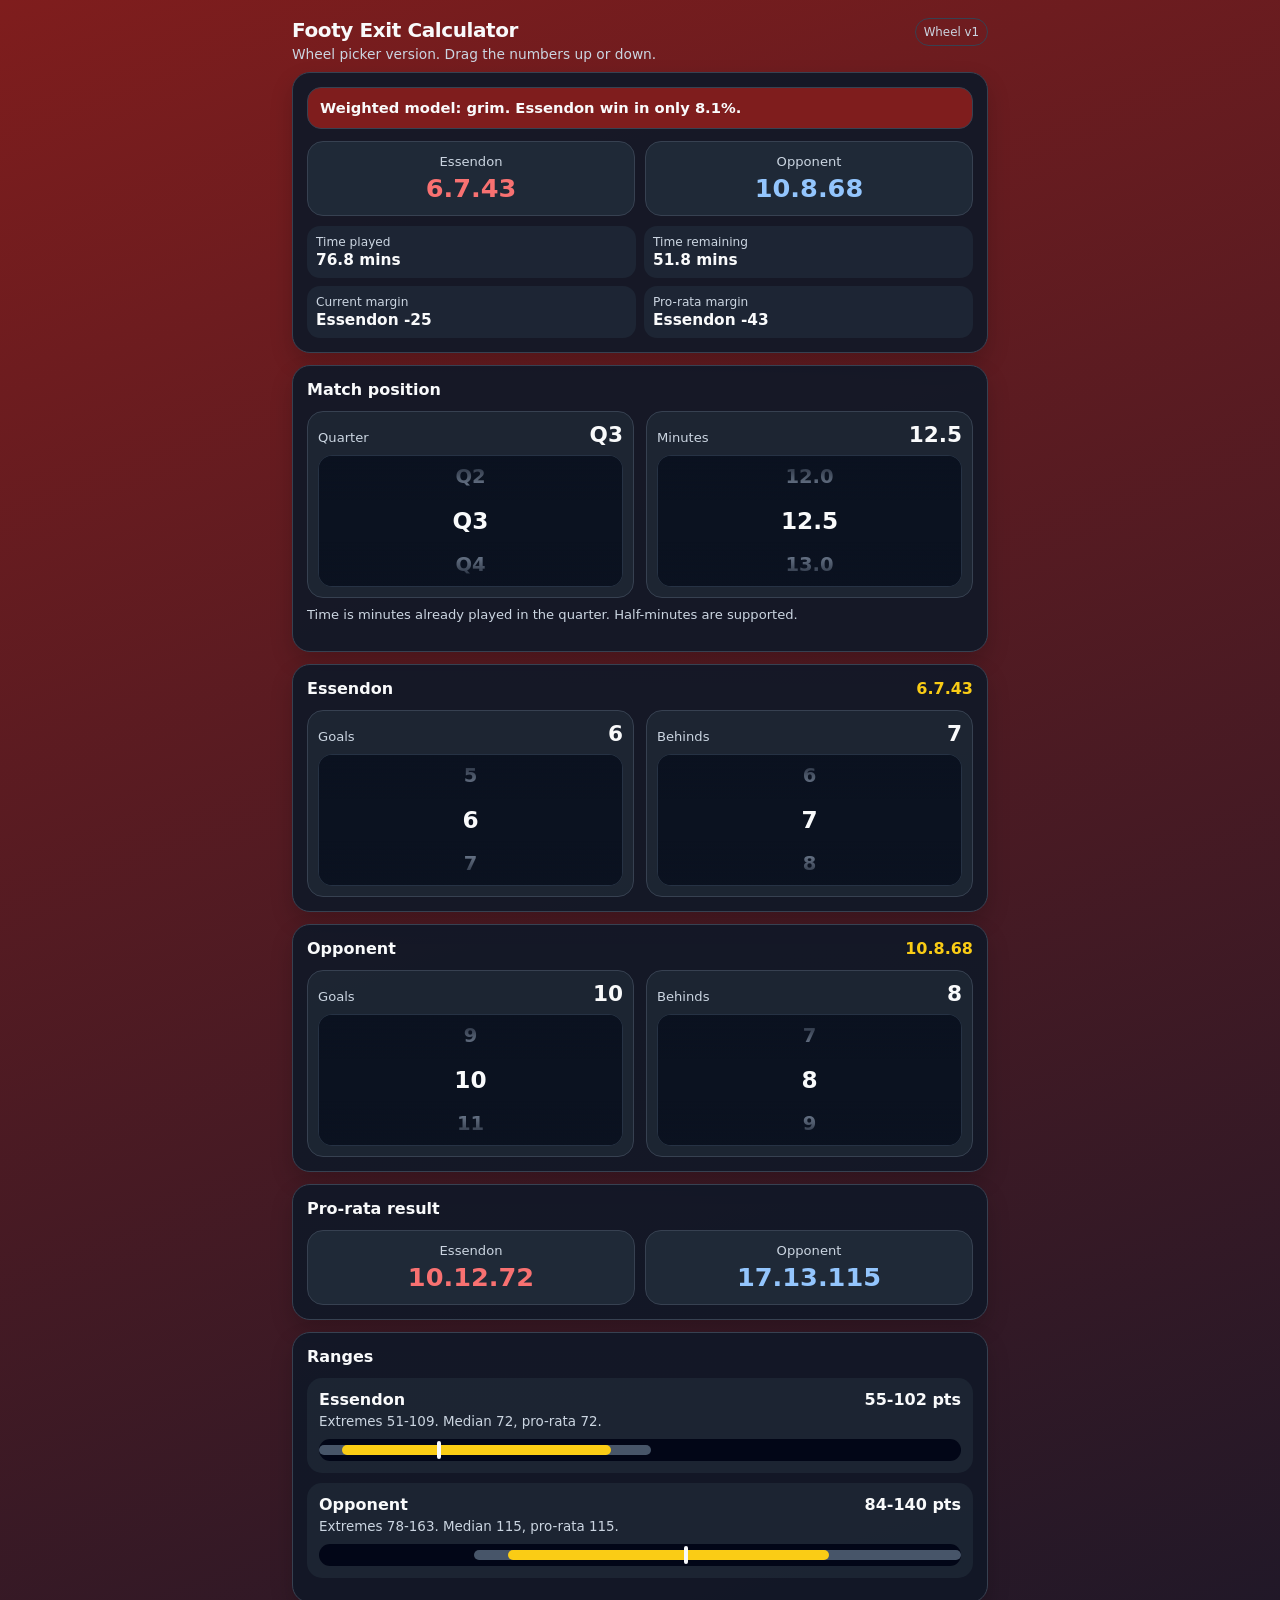
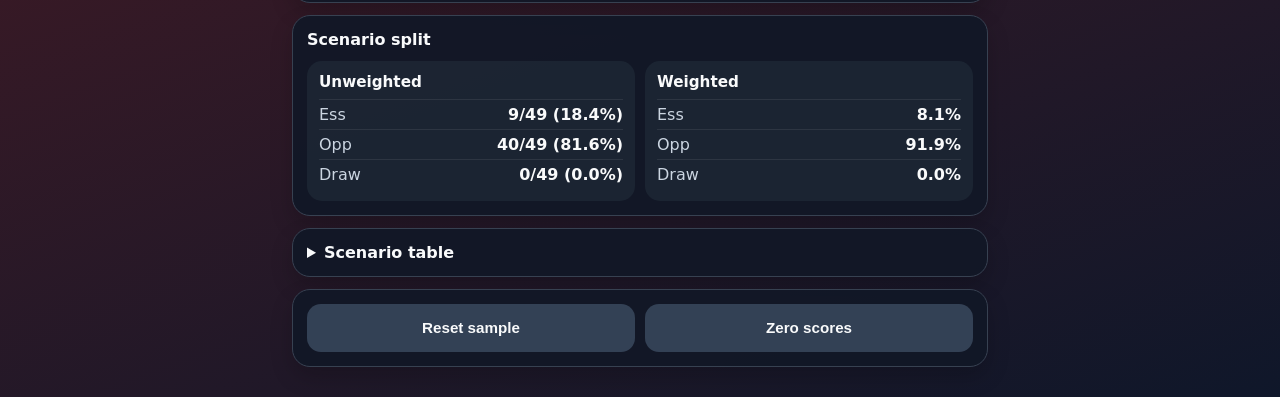
<file: apps/footy-exit-calculator-mobile.html>
<!DOCTYPE html>
<html lang="en-AU">
<head>
  <meta charset="UTF-8" />
  <meta name="viewport" content="width=device-width, initial-scale=1.0, viewport-fit=cover" />
  <title>Footy Exit Calculator - Wheel</title>
  <style>
    :root {
      --bg: #0f172a;
      --card: rgba(17, 24, 39, 0.94);
      --card2: #1f2937;
      --text: #f9fafb;
      --muted: #cbd5e1;
      --border: #374151;
      --accent: #ef4444;
      --accent2: #facc15;
      --good: #14532d;
      --danger: #78350f;
      --grim: #7f1d1d;
      --button: #334155;
      --buttonActive: #475569;
      --rowH: 44px;
    }

    * { box-sizing: border-box; }
    html { -webkit-text-size-adjust: 100%; }
    body {
      margin: 0;
      min-height: 100vh;
      font-family: system-ui, -apple-system, BlinkMacSystemFont, "Segoe UI", sans-serif;
      background: var(--bg);
      color: var(--text);
      transition: background 0.4s ease;
    }

    body.chance-strong { background: linear-gradient(160deg, #052e16, #0f172a); }
    body.chance-live { background: linear-gradient(160deg, #12370f, #0f172a); }
    body.chance-danger { background: linear-gradient(160deg, #78350f, #0f172a); }
    body.chance-grim { background: linear-gradient(160deg, #7f1d1d, #0f172a); }
    body.lost-cause { background: linear-gradient(160deg, #991b1b, #1f0303); }
    body.flashing { animation: pulseLost 1.2s infinite alternate; }
    @keyframes pulseLost {
      from { background: #450a0a; }
      to { background: #991b1b; }
    }

    .page {
      width: 100%;
      max-width: 720px;
      margin: 0 auto;
      padding: max(14px, env(safe-area-inset-top)) 12px max(18px, env(safe-area-inset-bottom));
    }

    header {
      display: flex;
      justify-content: space-between;
      align-items: flex-start;
      gap: 12px;
      margin: 4px 0 10px;
    }

    h1 { font-size: 1.25rem; margin: 0 0 4px; letter-spacing: -0.02em; }
    h2 { font-size: 1rem; margin: 0 0 12px; }
    .subtitle { margin: 0; color: var(--muted); font-size: 0.86rem; }
    .version { font-size: 0.74rem; color: var(--muted); border: 1px solid var(--border); border-radius: 999px; padding: 6px 8px; white-space: nowrap; }

    .card {
      background: var(--card);
      border: 1px solid var(--border);
      border-radius: 18px;
      padding: 14px;
      margin-bottom: 12px;
      box-shadow: 0 10px 22px rgba(0,0,0,0.18);
    }

    .status-banner {
      padding: 10px 12px;
      border-radius: 14px;
      margin-bottom: 12px;
      font-weight: 800;
      line-height: 1.35;
      font-size: 0.92rem;
      background: var(--card2);
      border: 1px solid var(--border);
    }
    .status-banner.lost { background: #7f1d1d; border-color: #fecaca; }
    .status-banner.grim { background: #7f1d1d; }
    .status-banner.danger { background: #78350f; }
    .status-banner.live { background: #1e3a11; }
    .status-banner.strong { background: #14532d; }

    .top-result { display: grid; grid-template-columns: 1fr 1fr; gap: 10px; }
    .score-now {
      background: var(--card2);
      border: 1px solid var(--border);
      border-radius: 16px;
      padding: 12px;
      text-align: center;
    }
    .score-now .label { color: var(--muted); font-size: 0.82rem; }
    .score-now .value { font-size: 1.6rem; font-weight: 900; margin-top: 4px; font-variant-numeric: tabular-nums; }
    .ess .value { color: #f87171; }
    .opp .value { color: #93c5fd; }

    .mini-grid { display: grid; grid-template-columns: 1fr 1fr; gap: 8px; margin-top: 10px; }
    .mini { background: rgba(31, 41, 55, 0.82); border-radius: 13px; padding: 9px; }
    .mini .label { color: var(--muted); font-size: 0.76rem; }
    .mini .value { font-weight: 800; font-size: 0.96rem; margin-top: 2px; }

    .wheel-row { display: grid; grid-template-columns: 1fr 1fr; gap: 12px; }
    .wheel-group {
      background: rgba(31, 41, 55, 0.78);
      border: 1px solid var(--border);
      border-radius: 16px;
      padding: 10px;
    }
    .wheel-label {
      display: flex;
      justify-content: space-between;
      align-items: baseline;
      gap: 8px;
      margin-bottom: 8px;
    }
    .wheel-label span:first-child { color: var(--muted); font-size: 0.82rem; }
    .wheel-current { font-size: 1.35rem; font-weight: 900; font-variant-numeric: tabular-nums; }
    .wheel {
      height: calc(var(--rowH) * 3);
      overflow-y: auto;
      border-radius: 14px;
      background: #0b1220;
      border: 1px solid #263244;
      scroll-snap-type: y mandatory;
      -webkit-overflow-scrolling: touch;
      position: relative;
      overscroll-behavior: contain;
      scrollbar-width: none;
    }
    .wheel::-webkit-scrollbar { display: none; }
    .wheel::before,
    .wheel::after {
      content: "";
      position: sticky;
      display: block;
      height: var(--rowH);
      pointer-events: none;
      z-index: 2;
    }
    .wheel::before { top: 0; background: linear-gradient(#0b1220, rgba(11,18,32,0)); }
    .wheel::after { bottom: 0; background: linear-gradient(rgba(11,18,32,0), #0b1220); }
    .wheel-window {
      position: absolute;
      left: 8px;
      right: 8px;
      top: var(--rowH);
      height: var(--rowH);
      border-top: 1px solid rgba(250, 204, 21, 0.7);
      border-bottom: 1px solid rgba(250, 204, 21, 0.7);
      pointer-events: none;
      z-index: 3;
    }
    .wheel-option {
      height: var(--rowH);
      display: flex;
      align-items: center;
      justify-content: center;
      scroll-snap-align: center;
      font-size: 1.22rem;
      font-weight: 800;
      color: #94a3b8;
      font-variant-numeric: tabular-nums;
    }
    .wheel-option.selected { color: var(--text); font-size: 1.45rem; }

    .team-title { display: flex; justify-content: space-between; align-items: center; gap: 12px; }
    .team-title span { font-variant-numeric: tabular-nums; color: var(--accent2); }

    .range-card { background: rgba(31,41,55,0.76); border-radius: 15px; padding: 12px; margin-bottom: 10px; }
    .range-title { display: flex; justify-content: space-between; gap: 10px; font-weight: 800; font-variant-numeric: tabular-nums; }
    .range-sub { color: var(--muted); font-size: 0.84rem; margin: 5px 0 10px; }
    .bar-wrap { position: relative; height: 22px; background: #020617; border-radius: 999px; overflow: hidden; }
    .bar-extreme, .bar-quartile { position: absolute; top: 6px; height: 10px; border-radius: 999px; }
    .bar-extreme { background: #475569; }
    .bar-quartile { background: var(--accent2); }
    .bar-pro-rata { position: absolute; top: 2px; width: 4px; height: 18px; transform: translateX(-2px); border-radius: 999px; background: #f8fafc; }

    .split-grid { display: grid; grid-template-columns: 1fr 1fr; gap: 10px; }
    .split-box { background: rgba(31,41,55,0.76); border-radius: 15px; padding: 12px; }
    .split-box h3 { margin: 0 0 8px; font-size: 0.95rem; }
    .split-row { display: flex; justify-content: space-between; gap: 8px; padding: 5px 0; border-top: 1px solid rgba(255,255,255,0.08); font-variant-numeric: tabular-nums; }
    .split-row span { color: var(--muted); }

    details { color: var(--muted); }
    summary { cursor: pointer; font-weight: 800; color: var(--text); }
    table { width: 100%; border-collapse: collapse; margin-top: 12px; font-size: 0.82rem; }
    th, td { padding: 8px 5px; border-bottom: 1px solid rgba(255,255,255,0.1); text-align: right; font-variant-numeric: tabular-nums; }
    th:first-child, td:first-child { text-align: left; }

    .utility { display: grid; grid-template-columns: 1fr 1fr; gap: 10px; }
    button {
      border: 0;
      border-radius: 14px;
      min-height: 48px;
      background: var(--button);
      color: var(--text);
      font-weight: 800;
      font-size: 0.95rem;
    }
    button:active { transform: scale(0.98); background: var(--buttonActive); }

    .hint { color: var(--muted); font-size: 0.82rem; margin-top: 8px; line-height: 1.35; }
    @media (max-width: 370px) {
      .wheel-row, .split-grid { grid-template-columns: 1fr; }
      .mini-grid { grid-template-columns: 1fr; }
    }
  </style>
</head>
<body>
  <div class="page">
    <header>
      <div>
        <h1>Footy Exit Calculator</h1>
        <p class="subtitle">Wheel picker version. Drag the numbers up or down.</p>
      </div>
      <div class="version">Wheel v1</div>
    </header>

    <section class="card" id="resultsTop">
      <div id="statusBanner" class="status-banner"></div>
      <div class="top-result">
        <div class="score-now ess"><div class="label">Essendon</div><div class="value" id="essNow">0.0.0</div></div>
        <div class="score-now opp"><div class="label">Opponent</div><div class="value" id="oppNow">0.0.0</div></div>
      </div>
      <div class="mini-grid" id="currentState"></div>
    </section>

    <section class="card">
      <h2>Match position</h2>
      <div class="wheel-row">
        <div class="wheel-group" data-wheel-wrap="quarter"></div>
        <div class="wheel-group" data-wheel-wrap="timePlayedQuarter"></div>
      </div>
      <p class="hint">Time is minutes already played in the quarter. Half-minutes are supported.</p>
    </section>

    <section class="card">
      <h2 class="team-title">Essendon <span id="essSummary">0.0.0</span></h2>
      <div class="wheel-row">
        <div class="wheel-group" data-wheel-wrap="essGoals"></div>
        <div class="wheel-group" data-wheel-wrap="essBehinds"></div>
      </div>
    </section>

    <section class="card">
      <h2 class="team-title">Opponent <span id="oppSummary">0.0.0</span></h2>
      <div class="wheel-row">
        <div class="wheel-group" data-wheel-wrap="oppGoals"></div>
        <div class="wheel-group" data-wheel-wrap="oppBehinds"></div>
      </div>
    </section>

    <section class="card">
      <h2>Pro-rata result</h2>
      <div class="top-result">
        <div class="score-now ess"><div class="label">Essendon</div><div class="value" id="essPro">0.0.0</div></div>
        <div class="score-now opp"><div class="label">Opponent</div><div class="value" id="oppPro">0.0.0</div></div>
      </div>
    </section>

    <section class="card">
      <h2>Ranges</h2>
      <div id="rangeResults"></div>
    </section>

    <section class="card">
      <h2>Scenario split</h2>
      <div class="split-grid" id="splitResults"></div>
    </section>

    <section class="card">
      <details>
        <summary>Scenario table</summary>
        <div id="scenarioTable"></div>
      </details>
    </section>

    <section class="card utility">
      <button type="button" id="resetBtn">Reset sample</button>
      <button type="button" id="zeroBtn">Zero scores</button>
    </section>
  </div>

  <script>
    const QUARTER_LENGTH = 32.175;
    const GAME_LENGTH = QUARTER_LENGTH * 4;
    const WEIGHTS = { lowC: 0.05, lowB: 0.12, lowA: 0.12, proRata: 0.43, highA: 0.11, highB: 0.12, highC: 0.05 };
    const SCENARIOS = [
      { key: "lowC", label: "Low C", type: "low" },
      { key: "lowB", label: "Low B", type: "low" },
      { key: "lowA", label: "Low A", type: "low" },
      { key: "proRata", label: "Pro-rata", type: "pro" },
      { key: "highA", label: "High A", type: "high" },
      { key: "highB", label: "High B", type: "high" },
      { key: "highC", label: "High C", type: "high" }
    ];

    const state = {
      quarter: 3,
      timePlayedQuarter: 12.5,
      essGoals: 6,
      essBehinds: 7,
      oppGoals: 10,
      oppBehinds: 8
    };

    const wheelConfigs = {
      quarter: { label: "Quarter", min: 1, max: 4, step: 1, format: v => `Q${v}` },
      timePlayedQuarter: { label: "Minutes", min: 0, max: 35, step: 0.5, format: v => Number(v).toFixed(1) },
      essGoals: { label: "Goals", min: 0, max: 35, step: 1, format: v => String(v) },
      essBehinds: { label: "Behinds", min: 0, max: 35, step: 1, format: v => String(v) },
      oppGoals: { label: "Goals", min: 0, max: 35, step: 1, format: v => String(v) },
      oppBehinds: { label: "Behinds", min: 0, max: 35, step: 1, format: v => String(v) }
    };

    const wheelState = {};

    function clamp(value, min) { return Math.max(min, value); }
    function score(goals, behinds) { return goals * 6 + behinds; }
    function formatScore(result) { return `${result.goals}.${result.behinds}.${result.points}`; }
    function roundByType(value, type) { if (type === "low") return Math.floor(value); if (type === "high") return Math.ceil(value); return Math.round(value); }
    function makeResult(goals, behinds, type) {
      const roundedGoals = roundByType(goals, type);
      const roundedBehinds = roundByType(behinds, type);
      return { goals: roundedGoals, behinds: roundedBehinds, points: score(roundedGoals, roundedBehinds) };
    }
    function calculateTeamScenarios(team, match, minutesPlayed, minutesRemaining) {
      const teamGoalRate = team.goals / minutesPlayed;
      const teamBehindRate = team.behinds / minutesPlayed;
      const totalGoalRate = match.totalGoals / minutesPlayed;
      const totalBehindRate = match.totalBehinds / minutesPlayed;
      const teamRemainingGoals = teamGoalRate * minutesRemaining;
      const teamRemainingBehinds = teamBehindRate * minutesRemaining;
      const totalRemainingGoals = totalGoalRate * minutesRemaining;
      const totalRemainingBehinds = totalBehindRate * minutesRemaining;
      return {
        lowC: makeResult(team.goals, team.behinds + totalRemainingBehinds, "low"),
        lowB: makeResult(team.goals, team.behinds + teamRemainingGoals + teamRemainingBehinds, "low"),
        lowA: makeResult(team.goals + teamRemainingGoals / 2, team.behinds + teamRemainingBehinds / 2, "low"),
        proRata: makeResult(team.goals + teamRemainingGoals, team.behinds + teamRemainingBehinds, "pro"),
        highA: makeResult(team.goals + teamRemainingGoals * 2, team.behinds + teamRemainingBehinds * 2, "high"),
        highB: makeResult(team.goals + teamRemainingGoals + teamRemainingBehinds, team.behinds, "high"),
        highC: makeResult(team.goals + totalRemainingGoals, team.behinds, "high")
      };
    }
    function sortedPoints(results) { return SCENARIOS.map(s => results[s.key].points).sort((a, b) => a - b); }
    function summariseRange(results) {
      const values = sortedPoints(results);
      return { min: values[0], lowerQuartile: (values[1] + values[2]) / 2, median: values[3], upperQuartile: (values[4] + values[5]) / 2, max: values[6] };
    }
    function marginText(essPoints, oppPoints) { const m = essPoints - oppPoints; if (m > 0) return `Essendon +${m}`; if (m < 0) return `Essendon ${m}`; return "Draw"; }
    function splitScenarios(essResults, oppResults) {
      let essWins = 0, oppWins = 0, draws = 0, weightedEssWins = 0, weightedOppWins = 0, weightedDraws = 0;
      for (const essScenario of SCENARIOS) {
        for (const oppScenario of SCENARIOS) {
          const essPoints = essResults[essScenario.key].points;
          const oppPoints = oppResults[oppScenario.key].points;
          const combinedWeight = WEIGHTS[essScenario.key] * WEIGHTS[oppScenario.key];
          if (essPoints > oppPoints) { essWins++; weightedEssWins += combinedWeight; }
          else if (essPoints < oppPoints) { oppWins++; weightedOppWins += combinedWeight; }
          else { draws++; weightedDraws += combinedWeight; }
        }
      }
      return { essWins, oppWins, draws, weightedEssWins, weightedOppWins, weightedDraws };
    }
    function pct(value) { return `${(value * 100).toFixed(1)}%`; }
    function pctCount(count) { return `${((count / 49) * 100).toFixed(1)}%`; }
    function mini(label, value) { return `<div class="mini"><div class="label">${label}</div><div class="value">${value}</div></div>`; }
    function rangeBar(range, proRataPoints, globalMin, globalMax) {
      const spread = Math.max(globalMax - globalMin, 1);
      const pctPos = value => ((value - globalMin) / spread) * 100;
      return `<div class="bar-wrap" aria-hidden="true"><div class="bar-extreme" style="left:${pctPos(range.min)}%; width:${pctPos(range.max) - pctPos(range.min)}%;"></div><div class="bar-quartile" style="left:${pctPos(range.lowerQuartile)}%; width:${pctPos(range.upperQuartile) - pctPos(range.lowerQuartile)}%;"></div><div class="bar-pro-rata" style="left:${pctPos(proRataPoints)}%;"></div></div>`;
    }
    function renderRange(name, range, proRataPoints, globalMin, globalMax) {
      return `<div class="range-card"><div class="range-title"><span>${name}</span><span>${Math.round(range.lowerQuartile)}-${Math.round(range.upperQuartile)} pts</span></div><div class="range-sub">Extremes ${range.min}-${range.max}. Median ${range.median}, pro-rata ${proRataPoints}.</div>${rangeBar(range, proRataPoints, globalMin, globalMax)}</div>`;
    }
    function renderSplit(split) {
      return `<div class="split-box"><h3>Unweighted</h3><div class="split-row win"><span>Ess</span><strong>${split.essWins}/49 (${pctCount(split.essWins)})</strong></div><div class="split-row loss"><span>Opp</span><strong>${split.oppWins}/49 (${pctCount(split.oppWins)})</strong></div><div class="split-row draw"><span>Draw</span><strong>${split.draws}/49 (${pctCount(split.draws)})</strong></div></div><div class="split-box"><h3>Weighted</h3><div class="split-row win"><span>Ess</span><strong>${pct(split.weightedEssWins)}</strong></div><div class="split-row loss"><span>Opp</span><strong>${pct(split.weightedOppWins)}</strong></div><div class="split-row draw"><span>Draw</span><strong>${pct(split.weightedDraws)}</strong></div></div>`;
    }
    function renderScenarioTable(essResults, oppResults) {
      const rows = SCENARIOS.map(s => { const ess = essResults[s.key]; const opp = oppResults[s.key]; return `<tr><td>${s.label}</td><td>${formatScore(ess)}</td><td>${formatScore(opp)}</td><td>${marginText(ess.points, opp.points)}</td><td>${(WEIGHTS[s.key] * 100).toFixed(0)}%</td></tr>`; }).join("");
      return `<table><thead><tr><th>Scenario</th><th>Ess</th><th>Opp</th><th>Margin</th><th>Wgt</th></tr></thead><tbody>${rows}</tbody></table>`;
    }
    function getChanceStatus(split, essRange, oppRange) {
      const essWeighted = split.weightedEssWins;
      const lostCause = oppRange.lowerQuartile > essRange.upperQuartile;
      if (lostCause) return { key: "lost", bodyClass: "lost-cause flashing", message: `Quartile flag: opponent likely range starts above Essendon's likely range. Opponent ${Math.round(oppRange.lowerQuartile)}+ vs Essendon up to ${Math.round(essRange.upperQuartile)}.` };
      if (essWeighted >= 0.55) return { key: "strong", bodyClass: "chance-strong", message: `Weighted model: Essendon ahead in ${pct(essWeighted)} of weighted scenario space.` };
      if (essWeighted >= 0.30) return { key: "live", bodyClass: "chance-live", message: `Weighted model: Essendon live in ${pct(essWeighted)} of weighted scenario space.` };
      if (essWeighted >= 0.12) return { key: "danger", bodyClass: "chance-danger", message: `Weighted model: danger zone. Essendon win in ${pct(essWeighted)}.` };
      return { key: "grim", bodyClass: "chance-grim", message: `Weighted model: grim. Essendon win in only ${pct(essWeighted)}.` };
    }
    function applyChanceStatus(status) {
      document.body.classList.remove("chance-strong", "chance-live", "chance-danger", "chance-grim", "lost-cause", "flashing");
      status.bodyClass.split(" ").forEach(c => document.body.classList.add(c));
      const banner = document.getElementById("statusBanner");
      banner.className = `status-banner ${status.key}`;
      banner.textContent = status.message;
    }

    function buildWheel(key) {
      const cfg = wheelConfigs[key];
      const wrap = document.querySelector(`[data-wheel-wrap="${key}"]`);
      const values = [];
      for (let v = cfg.min; v <= cfg.max + 0.0001; v += cfg.step) values.push(Math.round(v * 10) / 10);
      const items = values.map(v => `<div class="wheel-option" data-value="${v}">${cfg.format(v)}</div>`).join("");
      wrap.innerHTML = `<div class="wheel-label"><span>${cfg.label}</span><strong class="wheel-current" id="${key}Current">${cfg.format(state[key])}</strong></div><div class="wheel" id="${key}Wheel"><div class="wheel-window"></div>${items}</div>`;
      const wheel = document.getElementById(`${key}Wheel`);
      wheelState[key] = { wheel, values, cfg, scrollingProgrammatically: false };
      wheel.addEventListener("scroll", () => handleWheelScroll(key), { passive: true });
    }

    function optionHeight() {
      return parseFloat(getComputedStyle(document.documentElement).getPropertyValue("--rowH")) || 44;
    }

    function scrollWheelToValue(key, smooth = false) {
      const data = wheelState[key];
      if (!data) return;
      const index = data.values.findIndex(v => Math.abs(v - state[key]) < 0.001);
      if (index < 0) return;
      data.scrollingProgrammatically = true;
      data.wheel.scrollTo({ top: index * optionHeight(), behavior: smooth ? "smooth" : "auto" });
      setTimeout(() => { data.scrollingProgrammatically = false; updateWheelSelection(key); }, smooth ? 260 : 40);
    }

    function updateWheelSelection(key) {
      const data = wheelState[key];
      if (!data) return;
      const cfg = data.cfg;
      document.getElementById(`${key}Current`).textContent = cfg.format(state[key]);
      data.wheel.querySelectorAll(".wheel-option").forEach(el => {
        el.classList.toggle("selected", Math.abs(Number(el.dataset.value) - state[key]) < 0.001);
      });
    }

    const wheelTimers = {};
    function handleWheelScroll(key) {
      const data = wheelState[key];
      if (!data || data.scrollingProgrammatically) return;
      clearTimeout(wheelTimers[key]);
      wheelTimers[key] = setTimeout(() => {
        const idx = Math.round(data.wheel.scrollTop / optionHeight());
        const value = data.values[Math.max(0, Math.min(data.values.length - 1, idx))];
        if (value !== undefined && Math.abs(state[key] - value) > 0.001) {
          state[key] = value;
          updateWheelSelection(key);
          calculate();
        }
      }, 70);
    }

    function updateControls() {
      Object.keys(wheelConfigs).forEach(key => updateWheelSelection(key));
    }

    function calculate() {
      updateControls();
      const minutesPlayed = ((state.quarter - 1) * QUARTER_LENGTH) + state.timePlayedQuarter;
      const minutesRemaining = GAME_LENGTH - minutesPlayed;
      const ess = { goals: state.essGoals, behinds: state.essBehinds };
      const opp = { goals: state.oppGoals, behinds: state.oppBehinds };
      ess.points = score(ess.goals, ess.behinds);
      opp.points = score(opp.goals, opp.behinds);
      document.getElementById("essNow").textContent = `${ess.goals}.${ess.behinds}.${ess.points}`;
      document.getElementById("oppNow").textContent = `${opp.goals}.${opp.behinds}.${opp.points}`;
      document.getElementById("essSummary").textContent = `${ess.goals}.${ess.behinds}.${ess.points}`;
      document.getElementById("oppSummary").textContent = `${opp.goals}.${opp.behinds}.${opp.points}`;

      const safeMinutesPlayed = minutesPlayed === 0 ? 0.001 : minutesPlayed;
      const match = { totalGoals: ess.goals + opp.goals, totalBehinds: ess.behinds + opp.behinds };
      const essResults = calculateTeamScenarios(ess, match, safeMinutesPlayed, minutesRemaining);
      const oppResults = calculateTeamScenarios(opp, match, safeMinutesPlayed, minutesRemaining);
      const essRange = summariseRange(essResults);
      const oppRange = summariseRange(oppResults);
      const split = splitScenarios(essResults, oppResults);
      const globalMin = Math.min(essRange.min, oppRange.min);
      const globalMax = Math.max(essRange.max, oppRange.max);
      applyChanceStatus(getChanceStatus(split, essRange, oppRange));

      document.getElementById("currentState").innerHTML = [
        mini("Time played", `${minutesPlayed.toFixed(1)} mins`),
        mini("Time remaining", `${minutesRemaining.toFixed(1)} mins`),
        mini("Current margin", marginText(ess.points, opp.points)),
        mini("Pro-rata margin", marginText(essResults.proRata.points, oppResults.proRata.points))
      ].join("");
      document.getElementById("essPro").textContent = formatScore(essResults.proRata);
      document.getElementById("oppPro").textContent = formatScore(oppResults.proRata);
      document.getElementById("rangeResults").innerHTML = renderRange("Essendon", essRange, essResults.proRata.points, globalMin, globalMax) + renderRange("Opponent", oppRange, oppResults.proRata.points, globalMin, globalMax);
      document.getElementById("splitResults").innerHTML = renderSplit(split);
      document.getElementById("scenarioTable").innerHTML = renderScenarioTable(essResults, oppResults);
    }

    document.getElementById("resetBtn").addEventListener("click", () => {
      Object.assign(state, { quarter: 3, timePlayedQuarter: 12.5, essGoals: 6, essBehinds: 7, oppGoals: 10, oppBehinds: 8 });
      Object.keys(wheelConfigs).forEach(key => scrollWheelToValue(key));
      calculate();
    });
    document.getElementById("zeroBtn").addEventListener("click", () => {
      Object.assign(state, { essGoals: 0, essBehinds: 0, oppGoals: 0, oppBehinds: 0 });
      ["essGoals", "essBehinds", "oppGoals", "oppBehinds"].forEach(key => scrollWheelToValue(key));
      calculate();
    });

    Object.keys(wheelConfigs).forEach(buildWheel);
    window.addEventListener("load", () => {
      Object.keys(wheelConfigs).forEach(key => scrollWheelToValue(key));
      calculate();
    });
  </script>
</body>
</html>
</file>
<file: apps/deck-crawl-v1/styles.css>
:root {
  --bg: #10131f;
  --bg2: #181c2c;
  --panel: rgba(255, 255, 255, 0.075);
  --panel-strong: rgba(255, 255, 255, 0.12);
  --stroke: rgba(255, 255, 255, 0.16);
  --text: #f6f3eb;
  --muted: #b8b3a8;
  --health: #e86f78;
  --diamond: #ffd166;
  --shield: #82aaff;
  --club: #91e6a8;
  --enemy: #ff8f5f;
  --burn: #b979ff;
  --recycle: #66d7d1;
  --shadow: 0 22px 80px rgba(0, 0, 0, 0.35);
  --radius: 24px;
}

* { box-sizing: border-box; }

body {
  margin: 0;
  min-height: 100vh;
  font-family: Inter, ui-sans-serif, system-ui, -apple-system, BlinkMacSystemFont, "Segoe UI", sans-serif;
  color: var(--text);
  background:
    radial-gradient(circle at 20% 0%, rgba(255, 209, 102, 0.14), transparent 32rem),
    radial-gradient(circle at 85% 15%, rgba(130, 170, 255, 0.16), transparent 30rem),
    linear-gradient(140deg, #0d1019 0%, var(--bg) 54%, #1c1728 100%);
}

button, input { font: inherit; }
button { cursor: pointer; }

.app-shell {
  width: min(1120px, calc(100% - 28px));
  margin: 0 auto;
  padding: 28px 0 48px;
}

.hero {
  display: flex;
  justify-content: space-between;
  gap: 22px;
  align-items: flex-start;
  margin-bottom: 18px;
}

.eyebrow {
  margin: 0 0 8px;
  color: var(--diamond);
  text-transform: uppercase;
  letter-spacing: 0.14em;
  font-size: 0.72rem;
  font-weight: 800;
}

h1, h2, p { margin-top: 0; }
h1 {
  margin-bottom: 8px;
  font-size: clamp(2.2rem, 8vw, 5.6rem);
  line-height: 0.9;
  letter-spacing: -0.07em;
}

h2 {
  margin-bottom: 10px;
  font-size: 1.05rem;
  letter-spacing: -0.02em;
}

.subtitle {
  max-width: 720px;
  color: var(--muted);
  font-size: 1rem;
  line-height: 1.5;
}

.panel, .score-card {
  background: linear-gradient(180deg, var(--panel-strong), var(--panel));
  border: 1px solid var(--stroke);
  border-radius: var(--radius);
  box-shadow: var(--shadow);
  backdrop-filter: blur(16px);
}

.score-strip {
  display: grid;
  grid-template-columns: repeat(4, 1fr);
  gap: 12px;
  margin: 12px 0 18px;
}

.score-card {
  padding: 16px 18px;
}

.score-card .label, .stat-row span, .mini-stats span {
  display: block;
  color: var(--muted);
  font-size: 0.78rem;
  text-transform: uppercase;
  letter-spacing: 0.08em;
  font-weight: 750;
}

.score-card strong {
  display: block;
  margin-top: 4px;
  font-size: 1.65rem;
}

.combatants {
  display: grid;
  grid-template-columns: 1fr 1fr;
  gap: 16px;
  margin-bottom: 16px;
}

.panel {
  padding: 18px;
}

.panel-title-row {
  display: flex;
  justify-content: space-between;
  align-items: flex-start;
  gap: 14px;
}

.pill {
  display: inline-flex;
  align-items: center;
  justify-content: center;
  min-height: 26px;
  padding: 5px 10px;
  border-radius: 999px;
  color: var(--shield);
  background: rgba(130, 170, 255, 0.13);
  border: 1px solid rgba(130, 170, 255, 0.24);
  font-size: 0.72rem;
  font-weight: 850;
  text-transform: uppercase;
  letter-spacing: 0.07em;
}

.pill.danger {
  color: var(--enemy);
  background: rgba(255, 143, 95, 0.12);
  border-color: rgba(255, 143, 95, 0.24);
}

.stat-row {
  display: flex;
  justify-content: space-between;
  align-items: baseline;
  margin-bottom: 8px;
}

.stat-row strong { font-size: 1.2rem; }

.bar {
  height: 12px;
  overflow: hidden;
  border-radius: 999px;
  background: rgba(255, 255, 255, 0.09);
  border: 1px solid rgba(255, 255, 255, 0.08);
}

.bar-fill {
  height: 100%;
  width: 100%;
  border-radius: inherit;
  transition: width 280ms ease;
}
.bar-fill.health { background: linear-gradient(90deg, #ff5968, var(--health)); }
.bar-fill.enemy { background: linear-gradient(90deg, #ff5f4f, var(--enemy)); }

.mini-stats {
  display: grid;
  grid-template-columns: repeat(3, 1fr);
  gap: 10px;
  margin-top: 14px;
}

.mini-stats div {
  padding: 12px;
  border-radius: 16px;
  background: rgba(0, 0, 0, 0.17);
  border: 1px solid rgba(255, 255, 255, 0.08);
}

.mini-stats strong {
  display: block;
  margin-top: 4px;
  font-size: 1.15rem;
}

.table { margin-bottom: 16px; }
.table-title-row { align-items: flex-start; }
.hint {
  margin-bottom: 0;
  color: var(--muted);
  line-height: 1.4;
}

.boost-toggle {
  display: flex;
  align-items: center;
  gap: 10px;
  max-width: 300px;
  padding: 10px 12px;
  border-radius: 15px;
  background: rgba(255, 209, 102, 0.10);
  border: 1px solid rgba(255, 209, 102, 0.22);
  color: var(--text);
  font-size: 0.9rem;
}
.boost-toggle input { accent-color: var(--diamond); }
.boost-toggle.disabled { opacity: 0.48; }

.cards {
  display: grid;
  grid-template-columns: repeat(4, minmax(0, 1fr));
  gap: 14px;
  margin: 18px 0;
}

.card {
  position: relative;
  min-height: 188px;
  padding: 16px;
  border-radius: 22px;
  border: 1px solid rgba(255, 255, 255, 0.18);
  background:
    linear-gradient(145deg, rgba(255, 255, 255, 0.92), rgba(235, 231, 220, 0.98));
  color: #1d2030;
  box-shadow: 0 18px 42px rgba(0, 0, 0, 0.25);
  transform: translateY(0) scale(1);
  transition: transform 150ms ease, box-shadow 150ms ease, outline-color 150ms ease;
  user-select: none;
}

.card:hover, .card:focus-visible {
  transform: translateY(-4px) scale(1.015);
  box-shadow: 0 28px 64px rgba(0, 0, 0, 0.32);
  outline: 3px solid rgba(255, 255, 255, 0.25);
  outline-offset: 3px;
}

.card.assigned { transform: translateY(-2px); }
.card.play { outline: 4px solid rgba(145, 230, 168, 0.72); }
.card.hold { outline: 4px solid rgba(130, 170, 255, 0.72); }
.card.burn { outline: 4px solid rgba(185, 121, 255, 0.78); }
.card.recycle { outline: 4px solid rgba(102, 215, 209, 0.78); }

.card-rank {
  display: block;
  font-size: 2.9rem;
  line-height: 1;
  font-weight: 920;
  letter-spacing: -0.08em;
}

.card-suit {
  display: block;
  margin-top: 4px;
  font-size: 2.2rem;
  line-height: 1;
}

.card-value {
  position: absolute;
  right: 14px;
  bottom: 14px;
  padding: 7px 10px;
  border-radius: 999px;
  background: rgba(16, 19, 31, 0.09);
  font-size: 0.8rem;
  font-weight: 850;
}

.card-badge {
  position: absolute;
  left: 14px;
  bottom: 14px;
  min-width: 72px;
  padding: 7px 10px;
  border-radius: 999px;
  text-align: center;
  color: white;
  background: rgba(16, 19, 31, 0.75);
  font-size: 0.75rem;
  font-weight: 900;
  text-transform: uppercase;
  letter-spacing: 0.06em;
}

.card .hearts, .suit.hearts { color: var(--health); }
.card .diamonds, .suit.diamonds { color: #d99b00; }
.card .spades, .suit.spades { color: #4c72d9; }
.card .clubs, .suit.clubs { color: #17853d; }

.actions {
  display: grid;
  grid-template-columns: repeat(4, 1fr);
  gap: 10px;
  margin-bottom: 14px;
}

.action-button, .button {
  border: 0;
  border-radius: 16px;
  color: var(--text);
  font-weight: 880;
  letter-spacing: -0.01em;
  transition: transform 120ms ease, filter 120ms ease, opacity 120ms ease;
}

.action-button {
  min-height: 48px;
  padding: 12px;
  background: rgba(255, 255, 255, 0.10);
  border: 1px solid rgba(255, 255, 255, 0.15);
}

.action-button:hover, .button:hover { transform: translateY(-1px); filter: brightness(1.08); }
.action-button.selected { box-shadow: 0 0 0 4px rgba(255,255,255,0.18) inset; }
.action-button.play { background: rgba(145, 230, 168, 0.18); }
.action-button.hold { background: rgba(130, 170, 255, 0.18); }
.action-button.burn { background: rgba(185, 121, 255, 0.18); }
.action-button.recycle { background: rgba(102, 215, 209, 0.18); }

.turn-controls {
  display: flex;
  justify-content: flex-end;
  gap: 10px;
}

.button {
  min-height: 46px;
  padding: 12px 16px;
}
.button.primary { background: linear-gradient(135deg, #f0bc4b, #ff8f5f); color: #1d1620; }
.button.secondary { background: rgba(255, 255, 255, 0.11); border: 1px solid rgba(255,255,255,0.16); }
.button:disabled { opacity: 0.45; cursor: not-allowed; transform: none; filter: none; }
.text-button {
  border: 0;
  background: transparent;
  color: var(--muted);
  text-decoration: underline;
}

.reference { margin-bottom: 16px; }
.suit-grid {
  display: grid;
  grid-template-columns: repeat(4, 1fr);
  gap: 10px;
}
.suit-grid div {
  padding: 14px;
  border-radius: 16px;
  background: rgba(0, 0, 0, 0.17);
  border: 1px solid rgba(255, 255, 255, 0.08);
}
.suit-grid .suit { font-size: 1.8rem; display: inline-block; margin-right: 6px; }
.suit-grid strong { display: inline-block; }
.suit-grid p { margin: 8px 0 0; color: var(--muted); }

.log-panel { max-height: 310px; overflow: hidden; }
.log {
  list-style: none;
  margin: 0;
  padding: 0;
  max-height: 238px;
  overflow: auto;
}
.log li {
  padding: 10px 0;
  border-top: 1px solid rgba(255, 255, 255, 0.09);
  color: var(--muted);
  line-height: 1.4;
}
.log li:first-child { border-top: 0; color: var(--text); }

.modal {
  position: fixed;
  inset: 0;
  display: grid;
  place-items: center;
  padding: 22px;
  background: rgba(5, 7, 12, 0.68);
  backdrop-filter: blur(10px);
  z-index: 20;
}
.modal.hidden, .hidden { display: none; }
.modal-card {
  width: min(520px, 100%);
  padding: 28px;
  border-radius: 28px;
  background: linear-gradient(180deg, #262a3f, #171b2b);
  border: 1px solid rgba(255, 255, 255, 0.16);
  box-shadow: var(--shadow);
}
.modal-card h2 {
  font-size: 2rem;
  margin-bottom: 10px;
}
.modal-card p { color: var(--muted); line-height: 1.5; }
.modal-actions { display: flex; gap: 10px; margin-top: 18px; }

.pulse { animation: pulse 420ms ease; }
@keyframes pulse {
  0% { transform: scale(1); }
  35% { transform: scale(1.04); }
  100% { transform: scale(1); }
}

@media (max-width: 820px) {
  .hero, .combatants, .table-title-row { grid-template-columns: 1fr; flex-direction: column; }
  .score-strip { grid-template-columns: repeat(2, 1fr); }
  .combatants { grid-template-columns: 1fr; }
  .cards { grid-template-columns: repeat(2, 1fr); }
  .actions { grid-template-columns: repeat(2, 1fr); }
  .suit-grid { grid-template-columns: repeat(2, 1fr); }
  .boost-toggle { max-width: none; width: 100%; }
  .card { min-height: 160px; }
}

@media (max-width: 480px) {
  .app-shell { width: min(100% - 18px, 1120px); padding-top: 16px; }
  .panel { padding: 14px; border-radius: 20px; }
  .score-card { padding: 12px; border-radius: 18px; }
  .mini-stats { grid-template-columns: 1fr; }
  .card-rank { font-size: 2.45rem; }
  .card-suit { font-size: 1.85rem; }
  .turn-controls, .modal-actions { flex-direction: column; }
}

.choice-slots {
  margin: 18px 0 12px;
}

.choice-slots .action-button {
  display: flex;
  align-items: center;
  justify-content: center;
  gap: 8px;
}

.choice-slots .action-button span {
  display: inline-grid;
  place-items: center;
  width: 24px;
  height: 24px;
  border-radius: 999px;
  background: rgba(255, 255, 255, 0.18);
  font-size: 0.78rem;
}
</file>
<file: apps/socceroos-world-cup-2026/style.css>
:root {
  --navy: #07172f;
  --navy-soft: #0f274e;
  --green: #0f7a4f;
  --green-soft: #dff5e9;
  --gold: #f7c948;
  --gold-soft: #fff4c4;
  --cream: #fffaf0;
  --paper: #ffffff;
  --ink: #162033;
  --muted: #64748b;
  --border: rgba(15, 23, 42, 0.14);
  --danger: #b42318;
  --danger-soft: #fff1f0;
  --shadow: 0 18px 50px rgba(4, 12, 24, 0.14);
  --radius: 22px;
}

* { box-sizing: border-box; }
html { scroll-behavior: smooth; }
body {
  margin: 0;
  font-family: Inter, ui-sans-serif, system-ui, -apple-system, BlinkMacSystemFont, "Segoe UI", sans-serif;
  background:
    radial-gradient(circle at top left, rgba(247, 201, 72, 0.24), transparent 32rem),
    linear-gradient(180deg, #eef5ff 0%, #fffaf0 26rem, #f8fafc 100%);
  color: var(--ink);
  line-height: 1.5;
}

.hero {
  background: linear-gradient(135deg, var(--navy) 0%, #0d2d5c 58%, #06351f 100%);
  color: white;
  padding: 34px 18px 86px;
  position: relative;
  overflow: hidden;
}
.hero::after {
  content: "";
  position: absolute;
  right: -80px;
  bottom: -160px;
  width: 360px;
  height: 360px;
  border-radius: 999px;
  background: rgba(247, 201, 72, 0.22);
}
.hero__inner,
.app-shell {
  max-width: 1220px;
  margin: 0 auto;
}
.hero__inner {
  display: flex;
  justify-content: space-between;
  align-items: flex-start;
  gap: 28px;
  position: relative;
  z-index: 1;
}
h1, h2, h3, p { margin-top: 0; }
h1 {
  max-width: 820px;
  margin-bottom: 12px;
  font-size: clamp(2.1rem, 6vw, 4.7rem);
  letter-spacing: -0.07em;
  line-height: 0.96;
}
h2 {
  margin-bottom: 0;
  font-size: clamp(1.4rem, 3vw, 2.1rem);
  letter-spacing: -0.04em;
}
h3 { margin-bottom: 10px; font-size: 1.02rem; }
.tagline {
  max-width: 720px;
  margin-bottom: 0;
  color: rgba(255, 255, 255, 0.78);
  font-size: 1.1rem;
}
.eyebrow {
  margin-bottom: 8px;
  color: var(--gold);
  font-size: 0.76rem;
  font-weight: 800;
  letter-spacing: 0.12em;
  text-transform: uppercase;
}
.hero__status {
  display: inline-flex;
  align-items: center;
  gap: 10px;
  min-width: max-content;
  padding: 12px 14px;
  border: 1px solid rgba(255, 255, 255, 0.22);
  border-radius: 999px;
  background: rgba(255, 255, 255, 0.12);
  backdrop-filter: blur(14px);
  color: rgba(255, 255, 255, 0.9);
  font-size: 0.9rem;
}
.status-dot {
  width: 10px;
  height: 10px;
  border-radius: 999px;
  background: var(--green);
  box-shadow: 0 0 0 4px rgba(15, 122, 79, 0.18);
}
.app-shell {
  margin-top: -54px;
  padding: 0 18px 54px;
  position: relative;
  z-index: 2;
}
.notice-panel,
.card,
.section-block {
  border: 1px solid var(--border);
  border-radius: var(--radius);
  background: rgba(255, 255, 255, 0.94);
  box-shadow: var(--shadow);
}
.notice-panel {
  padding: 16px 18px;
  margin-bottom: 18px;
  background: linear-gradient(135deg, var(--green-soft), #ffffff);
}
.dashboard-grid {
  display: grid;
  grid-template-columns: minmax(0, 1.28fr) minmax(0, 1fr) minmax(0, 1fr);
  gap: 18px;
  margin-bottom: 22px;
}
.card { padding: 22px; min-height: 190px; }
.card--feature { background: linear-gradient(135deg, var(--paper), var(--gold-soft)); }
.big-number {
  margin: 6px 0 0;
  font-size: clamp(2.1rem, 6vw, 4rem);
  font-weight: 900;
  letter-spacing: -0.06em;
  line-height: 1;
}
.muted { color: var(--muted); }
.stat-grid {
  display: grid;
  grid-template-columns: repeat(4, minmax(0, 1fr));
  gap: 10px;
  margin-top: 18px;
}
.stat-pill {
  padding: 10px;
  border: 1px solid var(--border);
  border-radius: 16px;
  background: rgba(255, 255, 255, 0.62);
}
.stat-pill span {
  display: block;
  color: var(--muted);
  font-size: 0.74rem;
  font-weight: 700;
  text-transform: uppercase;
}
.stat-pill strong { font-size: 1.2rem; }
.section-block { margin-top: 22px; padding: 22px; }
.section-title {
  display: flex;
  justify-content: space-between;
  align-items: flex-start;
  gap: 16px;
  margin-bottom: 18px;
}
.section-title--with-actions { align-items: center; }
.section-subtitle { margin: 8px 0 0; color: var(--muted); }
.button-row { display: flex; gap: 10px; flex-wrap: wrap; justify-content: flex-end; }
button,
.file-button {
  border: 0;
  border-radius: 999px;
  padding: 10px 14px;
  font: inherit;
  font-weight: 800;
  cursor: pointer;
  transition: transform 0.12s ease, box-shadow 0.12s ease, background 0.12s ease;
}
button:hover,
.file-button:hover { transform: translateY(-1px); }
.secondary-button,
.file-button {
  background: var(--navy-soft);
  color: white;
}
.primary-button { background: var(--gold); color: var(--navy); box-shadow: 0 10px 24px rgba(247, 201, 72, 0.28); }
.primary-button:hover { background: #ffd95f; }
.danger-button { background: var(--danger-soft); color: var(--danger); }
.entry-status {
  margin: -4px 0 14px;
  padding: 10px 12px;
  border: 1px solid rgba(15, 122, 79, 0.22);
  border-radius: 14px;
  background: var(--green-soft);
  color: var(--green);
  font-weight: 800;
}
.entry-status--warning {
  border-color: rgba(180, 35, 24, 0.24);
  background: var(--danger-soft);
  color: var(--danger);
}
.entry-grid {
  display: grid;
  grid-template-columns: repeat(auto-fit, minmax(300px, 1fr));
  gap: 12px;
}
.entry-card,
.path-item,
.bracket-item,
.scenario-card,
.group-card,
.third-card {
  border: 1px solid var(--border);
  border-radius: 18px;
  background: var(--paper);
}
.entry-card {
  padding: 14px;
  display: grid;
  gap: 10px;
}
.entry-card--australia { border-color: rgba(15, 122, 79, 0.42); background: linear-gradient(135deg, #fff, var(--green-soft)); }
.entry-meta {
  display: flex;
  justify-content: space-between;
  gap: 10px;
  color: var(--muted);
  font-size: 0.82rem;
}
.score-row {
  display: grid;
  grid-template-columns: minmax(0, 1fr) 66px;
  gap: 10px;
  align-items: center;
}
.score-team { font-weight: 900; }
.score-team small { display: block; color: var(--muted); font-weight: 700; }
.score-input {
  width: 66px;
  padding: 10px;
  border: 1px solid var(--border);
  border-radius: 14px;
  text-align: center;
  font: inherit;
  font-weight: 900;
}
.path-list,
.bracket-list { display: grid; gap: 12px; }
.path-item,
.bracket-item { padding: 16px; }
.path-item__top,
.bracket-item__top {
  display: flex;
  justify-content: space-between;
  gap: 14px;
  align-items: flex-start;
}
.match-line { font-size: 1.05rem; font-weight: 900; }
.score-badge {
  display: inline-flex;
  align-items: center;
  justify-content: center;
  min-width: 72px;
  padding: 6px 10px;
  border-radius: 999px;
  background: var(--navy);
  color: white;
  font-weight: 900;
  white-space: nowrap;
}
.score-badge--actual { background: var(--green); }
.score-badge--forecast { background: var(--navy-soft); }
.score-badge--pending { background: #94a3b8; }
.chip-row { display: flex; gap: 8px; flex-wrap: wrap; margin-top: 10px; }
.chip {
  display: inline-flex;
  align-items: center;
  gap: 6px;
  padding: 6px 9px;
  border: 1px solid var(--border);
  border-radius: 999px;
  background: #f8fafc;
  color: var(--muted);
  font-size: 0.82rem;
  font-weight: 800;
}
.scenario-grid {
  display: grid;
  grid-template-columns: repeat(3, minmax(0, 1fr));
  gap: 12px;
}
.scenario-card { padding: 16px; }
.scenario-card strong { display: block; font-size: 1.1rem; }
.tabs { display: flex; gap: 8px; margin-bottom: 18px; flex-wrap: wrap; }
.tab-button {
  background: #e2e8f0;
  color: var(--ink);
}
.tab-button.active { background: var(--navy); color: white; }
.tab-panel.hidden,
.hidden { display: none !important; }
.group-grid {
  display: grid;
  grid-template-columns: repeat(auto-fit, minmax(270px, 1fr));
  gap: 14px;
}
.group-card,
.third-card { padding: 14px; overflow: hidden; }
.mini-table,
.matches-table {
  width: 100%;
  border-collapse: collapse;
}
.mini-table th,
.mini-table td,
.matches-table th,
.matches-table td {
  padding: 10px;
  border-bottom: 1px solid var(--border);
  text-align: left;
  vertical-align: top;
}
.mini-table th,
.matches-table th {
  color: var(--muted);
  font-size: 0.74rem;
  letter-spacing: 0.08em;
  text-transform: uppercase;
}
.mini-table tr:last-child td,
.matches-table tr:last-child td { border-bottom: 0; }
.team-cell { font-weight: 900; }
.team-cell .code { color: var(--muted); font-size: 0.82rem; font-weight: 800; }
.table-wrap { overflow-x: auto; }
.matches-table { min-width: 820px; }
.note-block { background: rgba(255, 250, 240, 0.94); }
.note-block p:last-child { margin-bottom: 0; }
.status-actual { color: var(--green); font-weight: 900; }
.status-forecast { color: var(--navy-soft); font-weight: 900; }
.status-pending { color: var(--muted); font-weight: 900; }

@media (max-width: 900px) {
  .hero__inner,
  .section-title,
  .section-title--with-actions,
  .path-item__top,
  .bracket-item__top {
    flex-direction: column;
  }
  .hero__status { min-width: 0; }
  .dashboard-grid,
  .scenario-grid { grid-template-columns: 1fr; }
  .button-row { justify-content: flex-start; }
  .stat-grid { grid-template-columns: repeat(2, minmax(0, 1fr)); }
}

@media (max-width: 520px) {
  .hero { padding-top: 24px; }
  .section-block,
  .card { padding: 16px; }
  .entry-grid { grid-template-columns: 1fr; }
  .score-row { grid-template-columns: minmax(0, 1fr) 58px; }
  .score-input { width: 58px; }
}

/* v7 bOS utility and knockout updates */
.bos-tools {
  display: flex;
  flex-wrap: wrap;
  gap: 10px;
  margin-top: 18px;
}
.bos-link {
  display: inline-flex;
  align-items: center;
  justify-content: center;
  min-height: 38px;
  padding: 9px 13px;
  border: 1px solid rgba(255, 255, 255, 0.28);
  border-radius: 999px;
  background: rgba(255, 255, 255, 0.12);
  color: white;
  text-decoration: none;
  font: inherit;
  font-size: 0.9rem;
  font-weight: 800;
  cursor: pointer;
  backdrop-filter: blur(12px);
}
.bos-link:hover { background: rgba(255, 255, 255, 0.2); transform: translateY(-1px); }
.bos-link--button { appearance: none; }

.collapsible-section { padding: 0; overflow: hidden; }
.collapsible-section > summary {
  display: flex;
  justify-content: space-between;
  align-items: center;
  gap: 18px;
  padding: 22px;
  cursor: pointer;
  list-style: none;
}
.collapsible-section > summary::-webkit-details-marker { display: none; }
.collapsible-section > summary::after {
  content: "Show";
  padding: 7px 11px;
  border-radius: 999px;
  background: var(--navy-soft);
  color: white;
  font-size: 0.78rem;
  font-weight: 900;
}
.collapsible-section[open] > summary::after { content: "Hide"; }
.summary-title {
  display: block;
  font-size: clamp(1.4rem, 3vw, 2.1rem);
  font-weight: 800;
  letter-spacing: -0.04em;
}
.summary-hint { color: var(--muted); font-size: 0.9rem; }
.collapsible-section .tabs,
.collapsible-section .tab-panel { margin-left: 22px; margin-right: 22px; }
.collapsible-section .tab-panel { margin-bottom: 22px; }

.entry-grid { display: block; }
.entry-subsection { margin-top: 12px; }
.entry-subsection h3 { margin: 0 0 12px; }
.entry-card-grid {
  display: grid;
  grid-template-columns: repeat(auto-fit, minmax(300px, 1fr));
  gap: 12px;
}
.entry-subsection--details {
  margin-top: 18px;
  border: 1px dashed var(--border);
  border-radius: 18px;
  background: rgba(15, 39, 78, 0.03);
  padding: 0;
}
.entry-subsection--details > summary {
  display: flex;
  justify-content: space-between;
  gap: 12px;
  padding: 13px 15px;
  cursor: pointer;
  font-weight: 900;
  color: var(--navy-soft);
  list-style: none;
}
.entry-subsection--details > summary::-webkit-details-marker { display: none; }
.entry-subsection--details .entry-card-grid { padding: 0 12px 12px; }
.winner-row {
  display: grid;
  gap: 8px;
  margin-top: 10px;
  padding-top: 10px;
  border-top: 1px dashed var(--border);
}
.winner-side-select {
  width: 100%;
  min-height: 42px;
  border: 1px solid var(--border);
  border-radius: 14px;
  padding: 8px 10px;
  background: white;
  color: var(--ink);
  font: inherit;
}
.chip--warning {
  border-color: rgba(180, 35, 24, 0.28);
  background: var(--danger-soft);
  color: var(--danger);
}
.match-winner-line {
  display: inline-block;
  margin-top: 4px;
  color: var(--muted);
  font-size: 0.84rem;
  font-weight: 800;
}
.stage-divider td {
  background: var(--gold-soft);
  color: var(--navy);
  font-weight: 900;
}
.group-stage-row { opacity: 0.82; }

@media (max-width: 760px) {
  .hero__inner { flex-direction: column; }
  .bos-tools { width: 100%; }
  .bos-link { flex: 1 1 auto; }
  .collapsible-section > summary { align-items: flex-start; }
  .summary-hint { display: none; }
}
.archive-details {
  margin-top: 14px;
  border: 1px dashed var(--border);
  border-radius: 18px;
  background: rgba(255, 255, 255, 0.7);
  overflow: hidden;
}
.archive-details > summary {
  padding: 13px 15px;
  cursor: pointer;
  color: var(--navy-soft);
  font-weight: 900;
}
.archive-details .table-wrap { box-shadow: none; border: 0; border-radius: 0; }
</file>
